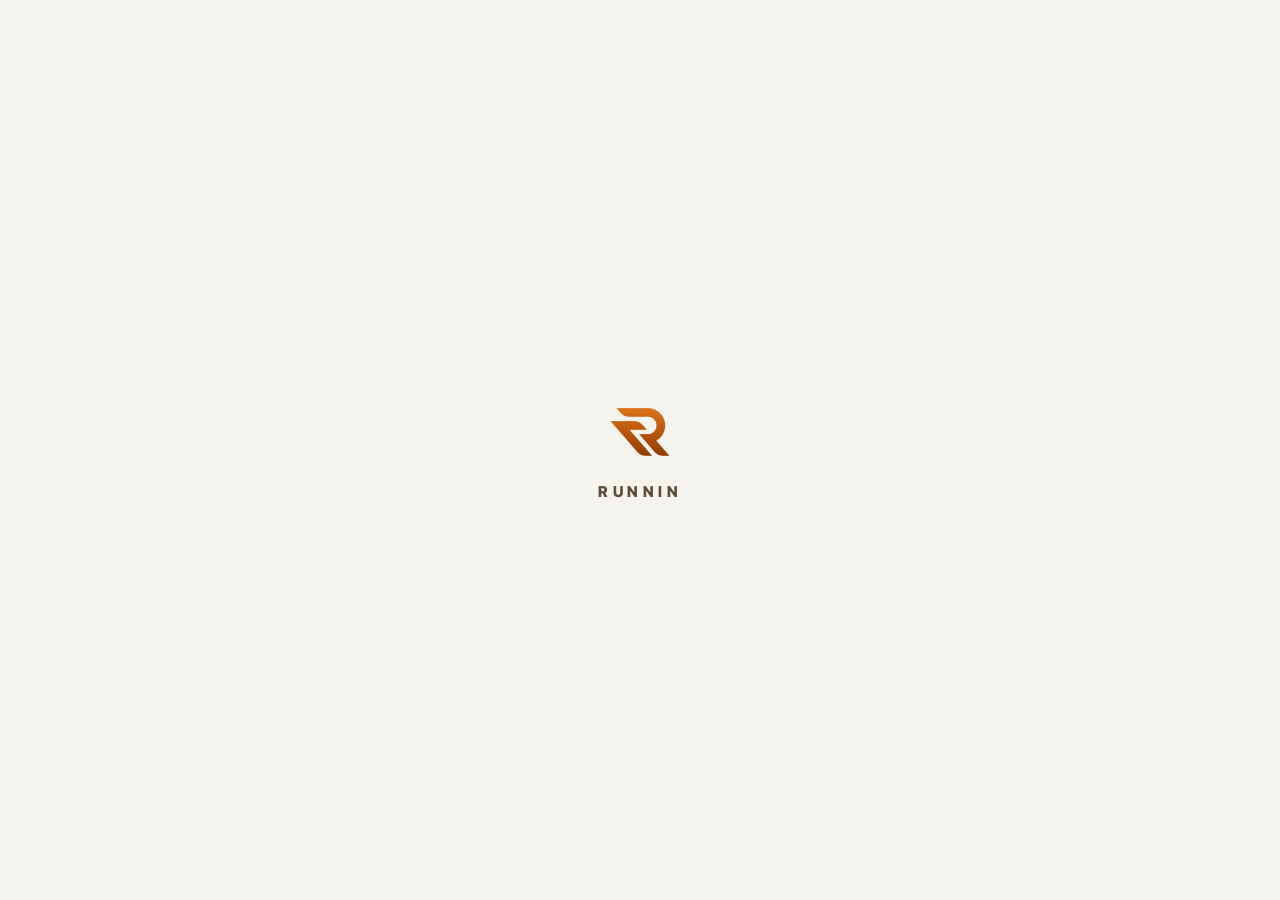
<file: index.html>
<!DOCTYPE html>
<html lang="da">
<head>
<meta charset="utf-8">
<meta name="viewport" content="width=device-width, initial-scale=1, maximum-scale=1, user-scalable=no, viewport-fit=cover">
<!-- og-tags FØR alle scripts: WhatsApps preview-parser stopper ved script-tags -->
<title>Runnin - Find dit næste løb</title>
<meta name="description" content="Hele verdens løb på ét kort. Find dit næste marathon, halvmarathon, trail eller triathlon - og tilmeld dig på den officielle side.">
<meta property="og:title" content="Runnin - Hele verdens løb.">
<meta property="og:description" content="5.900+ kommende løb med dato, vejr og tilmeldingslink - Norden i dybden, live på løbsdagen, gratis.">
<meta property="og:image" content="https://runnin.org/assets/og.png?v=3">
<meta property="og:image:width" content="1200">
<meta property="og:image:height" content="630">
<meta property="og:image:type" content="image/png">
<meta property="og:type" content="website">
<meta property="og:url" content="https://runnin.org/">
<meta name="twitter:card" content="summary_large_image">
<script>try { if (localStorage.getItem("runnin-tema") === "mørk") document.documentElement.dataset.tema = "mørk"; } catch (e) {}</script>
<link rel="icon" type="image/png" href="assets/mark.png?v=37">
<meta name="apple-itunes-app" content="app-id=6808349786">
<link rel="apple-touch-icon" href="assets/apple-touch.png?v=37">
<link rel="manifest" href="manifest.webmanifest">
<meta name="apple-mobile-web-app-capable" content="yes">
<meta name="apple-mobile-web-app-status-bar-style" content="default">
<meta name="apple-mobile-web-app-title" content="Runnin">
<meta name="theme-color" content="#F5F3EE">
<link rel="preconnect" href="https://fonts.googleapis.com">
<link rel="preconnect" href="https://fonts.gstatic.com" crossorigin>
<link rel="preconnect" href="https://tiles.openfreemap.org" crossorigin>
<link href="https://fonts.googleapis.com/css2?family=Inter+Tight:ital,wght@0,400;0,500;0,600;0,700;0,800;1,400&display=swap" rel="stylesheet">
<link href="css/vendor/maplibre-gl.css?v=560" rel="stylesheet">
<link href="css/style.css?v=124" rel="stylesheet">
</head>
<body>

<!-- Preloader: R-mærket ånder mens kortet loader i baggrunden -->
<div id="preloader" aria-hidden="true">
  <img src="assets/mark.png?v=37" alt="">
  <div class="pre-navn">RUNNIN</div>
</div>

<div id="map" aria-label="Verdenskort med løb"></div>
<div class="hero-scrim" aria-hidden="true"></div>

<!-- Top nav -->
<header class="nav reveal">
  <button class="brand" id="brandHjem" aria-label="Til forsiden"><img src="assets/mark.png?v=37" alt="" class="brand-mark">RUNNIN</button>
  <div class="nav-right">
    <nav class="tabs" role="tablist">
      <button class="tab active" data-tab="kort">Kort</button>
      <button class="tab" data-tab="liste">Liste</button>
      <button class="tab" data-tab="top">Leaderboards</button>
      <button class="tab" data-tab="mine">Mine løb <span class="fav-count" id="favCount" hidden></span></button>
    </nav>
    <button class="login-btn" id="loginBtn">Log ind</button>
    <button class="user-chip" id="userChip" hidden>
      <span class="user-avatar" id="userAvatar"></span>
      <span class="user-name" id="userName"></span>
    </button>
    <div class="profile-menu" id="profileMenu" hidden></div>
  </div>
</header>

<!-- Login-sheet (demo: gemmes lokalt i browseren) -->
<div id="loginOverlay" class="login-overlay" hidden>
  <div class="login-modal">
    <button class="close" id="loginClose" aria-label="Luk">✕</button>
    <div class="d-type">Runnin-profil</div>
    <h2 class="login-title" id="loginTitle">Log ind</h2>
    <div id="loginSucces" class="login-succes" hidden>
      <div class="succes-mærke">✓</div>
      <h3>Tjek din indbakke</h3>
      <p>Vi har sendt et bekræftelses-link til<br><strong id="succesEmail"></strong></p>
      <p class="foto-note">Ikke modtaget? Kig i spam - eller prøv igen om lidt.</p>
      <button class="cta" type="button" id="succesTilLogin">Til log ind <span>→</span></button>
    </div>
    <button class="fb-login" id="fbLogin" type="button">
      <svg class="fb-logo" viewBox="0 0 320 512" aria-hidden="true"><path fill="currentColor" d="M279.14 288l14.22-92.66h-88.91v-60.13c0-25.35 12.42-50.06 52.24-50.06h40.42V6.26S260.43 0 225.36 0c-73.22 0-121.08 44.38-121.08 124.72v70.62H22.89V288h81.39v224h100.17V288z"/></svg> Fortsæt med Facebook
    </button>
    <button class="google-login" id="googleLogin" type="button">
      <svg class="g-logo" viewBox="0 0 48 48" aria-hidden="true"><path fill="#4285F4" d="M45.12 24.5c0-1.56-.14-3.06-.4-4.5H24v8.51h11.84c-.51 2.75-2.06 5.08-4.39 6.64v5.52h7.11c4.16-3.83 6.56-9.47 6.56-16.17z"/><path fill="#34A853" d="M24 46c5.94 0 10.92-1.97 14.56-5.33l-7.11-5.52c-1.97 1.32-4.49 2.1-7.45 2.1-5.73 0-10.58-3.87-12.31-9.07H4.34v5.7C7.96 41.07 15.4 46 24 46z"/><path fill="#FBBC05" d="M11.69 28.18C11.25 26.86 11 25.45 11 24s.25-2.86.69-4.18v-5.7H4.34C2.85 17.09 2 20.45 2 24s.85 6.91 2.34 9.88l7.35-5.7z"/><path fill="#EA4335" d="M24 10.75c3.23 0 6.13 1.11 8.41 3.29l6.31-6.31C34.91 4.18 29.93 2 24 2 15.4 2 7.96 6.93 4.34 14.12l7.35 5.7c1.73-5.2 6.58-9.07 12.31-9.07z"/></svg> Fortsæt med Google
    </button>
    <div class="login-deler"><span>eller med e-mail</span></div>
    <form id="loginForm">
      <div id="navnWrap" hidden>
        <label class="login-label" for="loginName">Navn</label>
        <input class="login-field" id="loginName" placeholder="Dit fulde navn" autocomplete="name">
      </div>
      <label class="login-label" for="loginEmail">E-mail</label>
      <input class="login-field" id="loginEmail" type="email" placeholder="dig@mail.dk" autocomplete="email">
      <label class="login-label" for="loginPw">Adgangskode</label>
      <div class="pw-felt">
        <input class="login-field" id="loginPw" type="password" placeholder="••••••••" autocomplete="current-password">
        <button type="button" class="pw-øje" id="pwØje" aria-label="Vis adgangskode">
          <svg class="øje-vis" viewBox="0 0 24 24"><path d="M2.5 12S6 5.5 12 5.5 21.5 12 21.5 12 18 18.5 12 18.5 2.5 12 2.5 12z"/><circle cx="12" cy="12" r="3.2"/></svg>
          <svg class="øje-skjul" viewBox="0 0 24 24" hidden><path d="M2.5 12S6 5.5 12 5.5c1.8 0 3.4.6 4.8 1.4M21.5 12S18 18.5 12 18.5c-1.8 0-3.4-.6-4.8-1.4"/><circle cx="12" cy="12" r="3.2"/><line x1="4" y1="20" x2="20" y2="4"/></svg>
        </button>
      </div>
      <p class="login-fejl" id="loginFejl" hidden></p>
      <button class="cta login-cta" type="submit" id="loginCta">Log ind <span>→</span></button>
      <p class="login-skift">Ny her? <button type="button" id="loginSkift">Opret en konto</button></p>
      <p class="foto-note">Konto og gemte løb opbevares sikkert i EU og følger dig på tværs af enheder. Profilbilledet bliver kun på din enhed. <a href="/privatliv.html" style="color:var(--coral)">Privatliv</a></p>
    </form>
  </div>
</div>

<!-- Tilføj et løb (crowdsource) -->
<div id="addOverlay" class="login-overlay" hidden>
  <div class="login-modal">
    <button class="close" id="addClose" aria-label="Luk">✕</button>
    <div class="d-type">Bidrag til kortet</div>
    <h2 class="login-title">Tilføj et løb</h2>
    <div id="addSucces" class="login-succes" hidden>
      <div class="succes-mærke">✓</div>
      <h3>Tak! 🏃</h3>
      <p>Vi kigger det igennem og lægger det på kortet.</p>
      <button class="cta" type="button" id="addLuk2">Færdig <span>→</span></button>
    </div>
    <form id="addForm">
      <label class="login-label" for="addName">Løbets navn</label>
      <input class="login-field" id="addName" placeholder="fx Copenhagen Marathon" maxlength="140" autocomplete="off">
      <div class="add-row">
        <div>
          <label class="login-label" for="addCity">By</label>
          <input class="login-field" id="addCity" placeholder="fx København" maxlength="120" autocomplete="off">
        </div>
        <div>
          <label class="login-label" for="addCountry">Land</label>
          <input class="login-field" id="addCountry" placeholder="fx Danmark" maxlength="80" autocomplete="off">
        </div>
      </div>
      <div class="add-row">
        <div>
          <label class="login-label" for="addType">Type</label>
          <select class="login-field" id="addType">
            <option value="kort">5k / 10k / kort</option>
            <option value="half">Halvmarathon</option>
            <option value="marathon">Marathon</option>
            <option value="ultra">Ultra / trail</option>
            <option value="tri">Triatlon</option>
          </select>
        </div>
        <div>
          <label class="login-label" for="addDate">Dato (valgfri)</label>
          <input class="login-field" id="addDate" type="date">
        </div>
      </div>
      <label class="login-label" for="addUrl">Tilmeldings-link (valgfri)</label>
      <input class="login-field" id="addUrl" type="url" placeholder="https://…" maxlength="400" autocomplete="off">
      <label class="login-label" for="addEmail">Din e-mail (valgfri)</label>
      <input class="login-field" id="addEmail" type="email" placeholder="dig@mail.dk – hvis vi har et spørgsmål" maxlength="160" autocomplete="off">
      <input type="text" id="addHp" tabindex="-1" autocomplete="off" aria-hidden="true" style="position:absolute;left:-9999px;width:1px;height:1px;opacity:0">
      <p class="login-fejl" id="addFejl" hidden></p>
      <button class="cta login-cta" type="submit" id="addCta">Send løbet <span>→</span></button>
      <p class="foto-note">Vi tjekker alle indsendelser, før de vises. Tak fordi du gør kortet bedre.</p>
    </form>
  </div>
</div>

<!-- Hero + filtre -->
<section class="hero reveal-2">
  <h1>Find dit næste løb.</h1>
  <p class="sub">Hele verden. Hele året.</p>
  <div class="search-wrap">
    <input class="search" id="search" placeholder="🔎 Søg løb eller by…" autocomplete="off">
    <button class="search-filter" id="searchFilterBtn" aria-label="Filtre" aria-haspopup="dialog"><span class="sf-prik" id="searchFilterPrik" hidden></span></button>
    <div class="search-menu" id="searchMenu" hidden></div>
  </div>
  <div class="pills" id="pills">
    <div class="pill-wrap">
      <button class="pill" data-menu="region">Hvor som helst <span class="caret">▾</span></button>
      <div class="menu" data-for="region"></div>
    </div>
    <div class="pill-wrap">
      <button class="pill" data-menu="month">Når som helst <span class="caret">▾</span></button>
      <div class="menu" data-for="month"></div>
    </div>
    <div class="pill-wrap">
      <button class="pill" data-menu="type">Alle distancer <span class="caret">▾</span></button>
      <div class="menu" data-for="type"></div>
    </div>
    <button class="pill" id="nearBtn">📍 Nær mig</button>
  </div>
  <button class="live-pill" id="livePill" hidden></button>
</section>

<!-- LIVE-panel -->
<aside id="livePanel" class="panel live-panel" hidden></aside>

<!-- Hover-card -->
<div id="hoverCard" class="hover-card" hidden></div>

<!-- Detaljepanel -->
<aside id="detail" class="detail" hidden>
  <button class="close" id="detailClose" aria-label="Luk">✕</button>
  <div class="d-type" id="dType"></div>
  <h2 id="dName"></h2>
  <div class="d-meta" id="dMeta"></div>
  <div class="d-extra" id="dWeather"></div>
  <div class="d-extra" id="dFriends"></div>
  <div class="d-note" id="dNote" hidden></div>
  <button id="dLive" class="cta d-live" hidden><i class="live-dot"></i> Se løbet i dag</button>
  <a id="dCta" class="cta" target="_blank" rel="noopener">Tilmeld på officiel side <span>→</span></a>
  <button id="dEntry" class="save d-entry">🎟 Markér som tilmeldt</button>
  <div class="d-actions">
    <button id="dSave"><i>♡</i><span>Gem</span></button>
    <button id="dAlarm"><i>🔔</i><span>Alarm</span></button>
  </div>
  <div class="d-reviews" id="dReviews"></div>
</aside>

<!-- Feature-modal (alarmer, radarer, planlægger, løbs-år) -->
<div id="featOverlay" class="cal-overlay" hidden>
  <div class="cal-modal"></div>
</div>

<!-- Foto-overlay -->
<div id="fotoOverlay" class="foto-overlay" hidden></div>

<!-- Dashboard -->
<div id="dashOverlay" class="foto-overlay dash-overlay" hidden></div>

<!-- Fuldskærms-listevisning (Kommende løb) -->
<div id="listeOverlay" class="foto-overlay liste-overlay" hidden></div>

<!-- Toplister -->
<div id="topOverlay" class="foto-overlay liste-overlay" hidden></div>
<input type="file" id="fotoInput" accept="image/*" hidden>

<!-- Liste-panel (Løb / Mine løb) -->
<aside id="panel" class="panel" hidden>
  <div class="panel-head">
    <h2 id="panelTitle">Kommende løb</h2>
    <div class="panel-actions">
      <button class="icon-btn" id="calToggle" aria-label="Kalendervisning" title="Kalendervisning" hidden>
        <svg width="16" height="16" viewBox="0 0 24 24" fill="none" stroke="currentColor" stroke-width="2" stroke-linecap="round"><rect x="3" y="5" width="18" height="16" rx="2"/><line x1="3" y1="10" x2="21" y2="10"/><line x1="8" y1="3" x2="8" y2="7"/><line x1="16" y1="3" x2="16" y2="7"/></svg>
      </button>
      <button class="close" id="panelClose" aria-label="Luk">✕</button>
    </div>
  </div>
  <div class="panel-body" id="panelBody"></div>
</aside>

<!-- Kalender-modal -->
<div id="calOverlay" class="cal-overlay" hidden>
  <div class="cal-modal"></div>
</div>

<!-- Legend + tæller -->
<div class="aktive-filtre" id="aktiveFiltre" hidden></div>

<!-- Mobil: alle filtre samlet i ét bund-ark -->
<div id="filterOverlay" class="cal-overlay" hidden>
  <div class="cal-modal filter-sheet" id="filterSheet" role="dialog" aria-label="Filtre"></div>
</div>
<footer class="footbar reveal-3">
  <div class="legend" id="legend">
    <button data-t="kort"><i style="background:#2563EB"></i>Kort (5-15 km)</button>
    <button data-t="half"><i style="background:#16A34A"></i>Half</button>
    <button data-t="marathon"><i style="background:#C05800"></i>Marathon</button>
    <button data-t="ultra"><i style="background:#7C3AED"></i>Ultra &amp; trail</button>
    <button data-t="tri"><i style="background:#38240D"></i>Triathlon</button>
  </div>
  <div class="counter" id="counter"></div>
</footer>

<script src="js/vendor/maplibre-gl.js?v=560"></script>
<script src="js/i18n.js?v=99"></script>
<script src="data/races.js?v=37"></script>
<script src="data/races-st.js?v=47"></script>
<script src="data/races2.js?v=37"></script>
<script src="data/races-nordics.js?v=49"></script>
<script src="data/races-aims.js?v=83"></script>
<script src="data/races-wm.js?v=93"></script>
<script src="data/races-rid.js?v=82"></script>
<script src="data/races-kondis.js?v=81"></script>
<script src="data/races-grr.js?v=1"></script>
<script src="data/races-community.js?v=1"></script>
<script src="data/races-duv.js?v=1"></script>
<script src="js/photos.js?v=37"></script>
<script src="data/meta.js?v=1"></script>
<script src="js/vendor/supercluster.min.js?v=801"></script>
<script src="js/klynger.js?v=2"></script>
<script src="js/app.js?v=127"></script>
<script src="js/filtersheet.js?v=3"></script>
<script src="js/features.js?v=97"></script>
<script src="js/connect.js?v=52"></script>
<script src="js/dashboard.js?v=73"></script>
<script src="js/liste.js?v=80"></script>
<script src="js/toplister.js?v=96"></script>
<script src="js/live.js?v=95"></script>
<script src="js/vendor/supabase.min.js?v=2"></script>
<script src="js/konto.js?v=83"></script>
<script src="js/anmeldelser.js?v=1"></script>
</body>
</html>
</file>
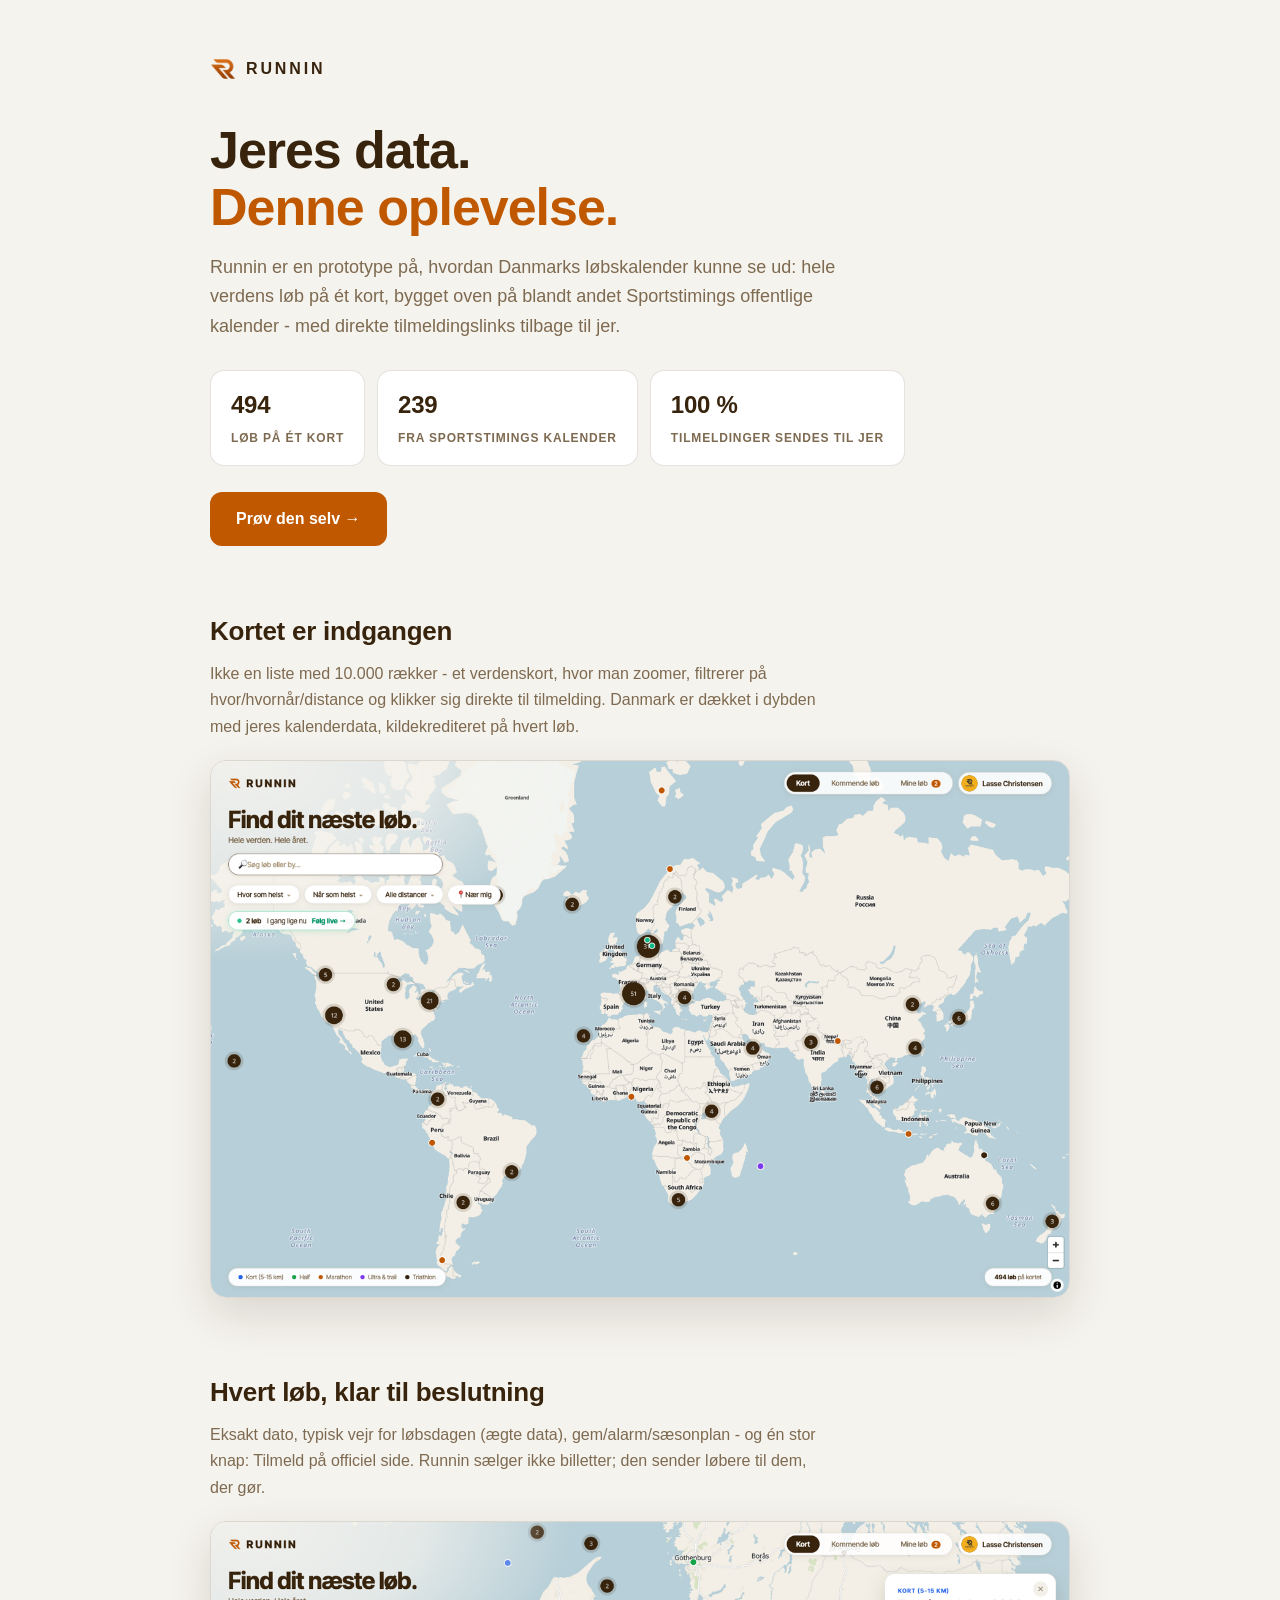
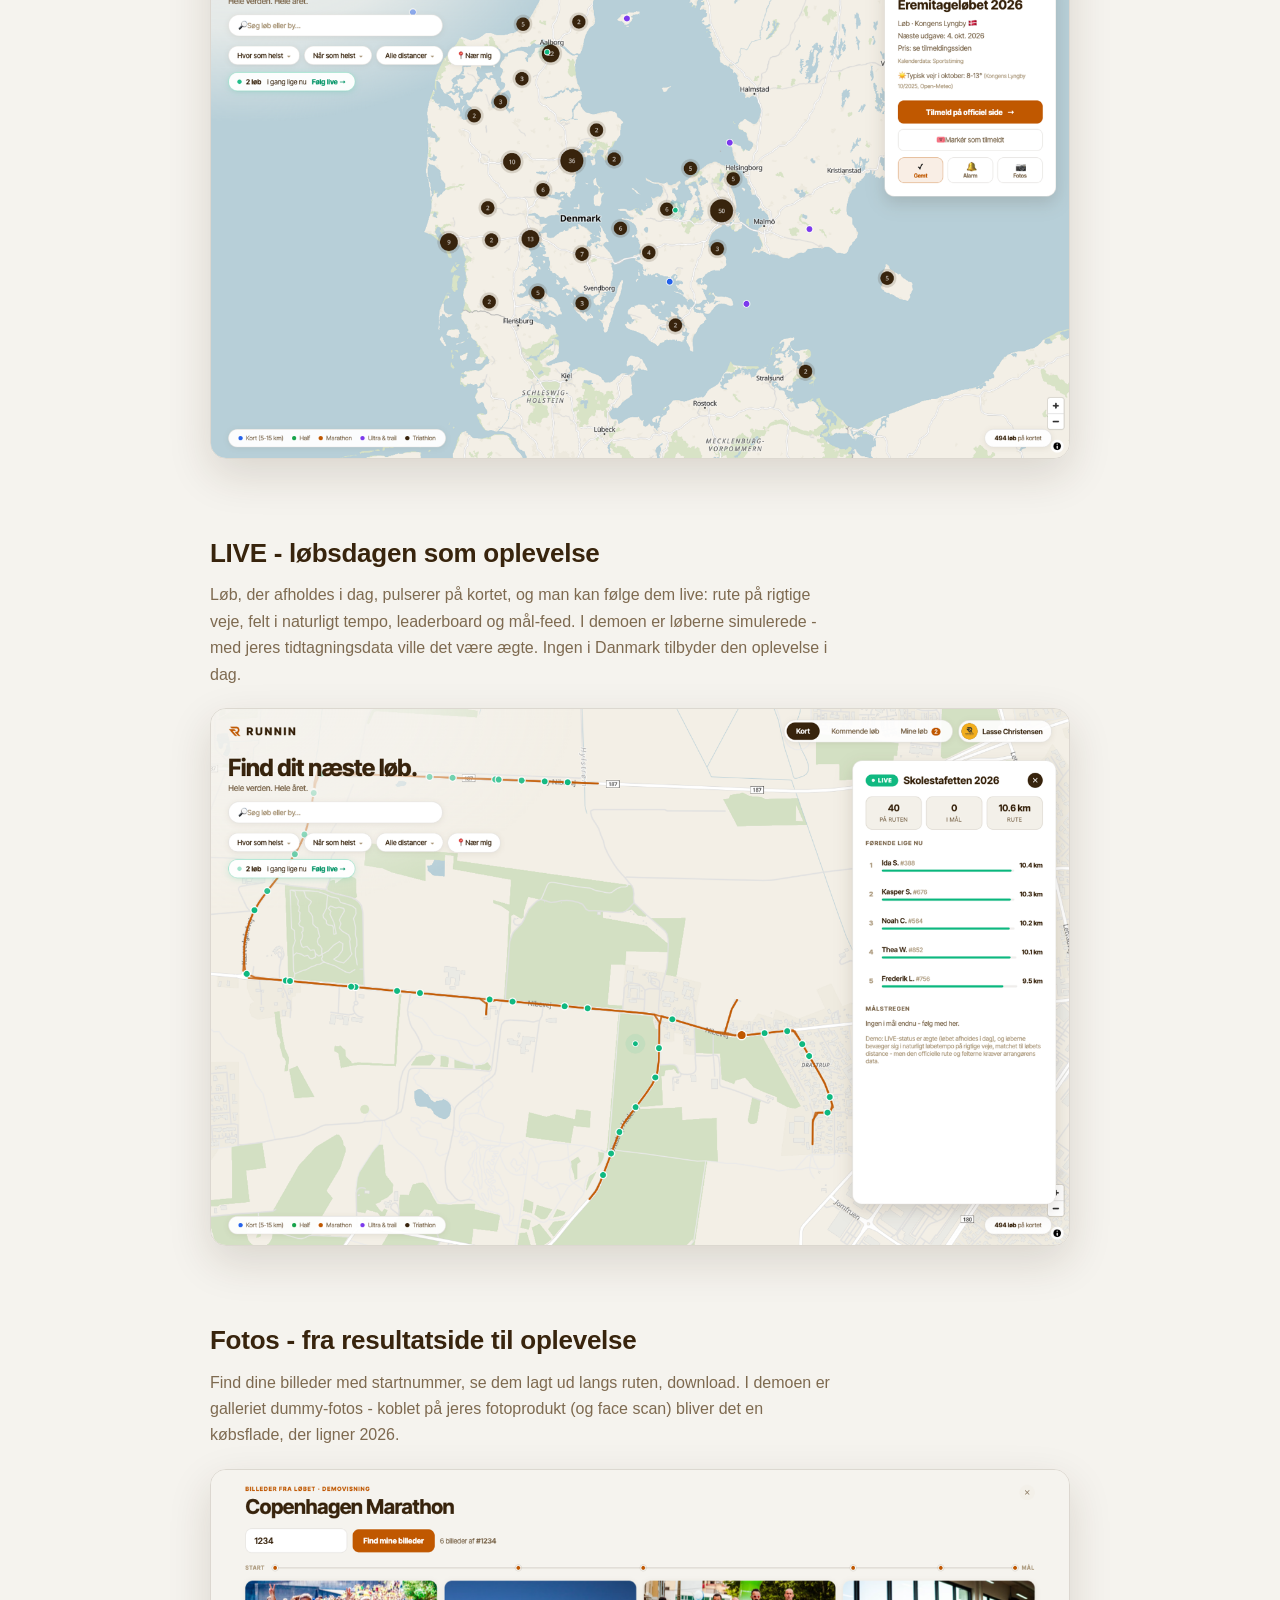
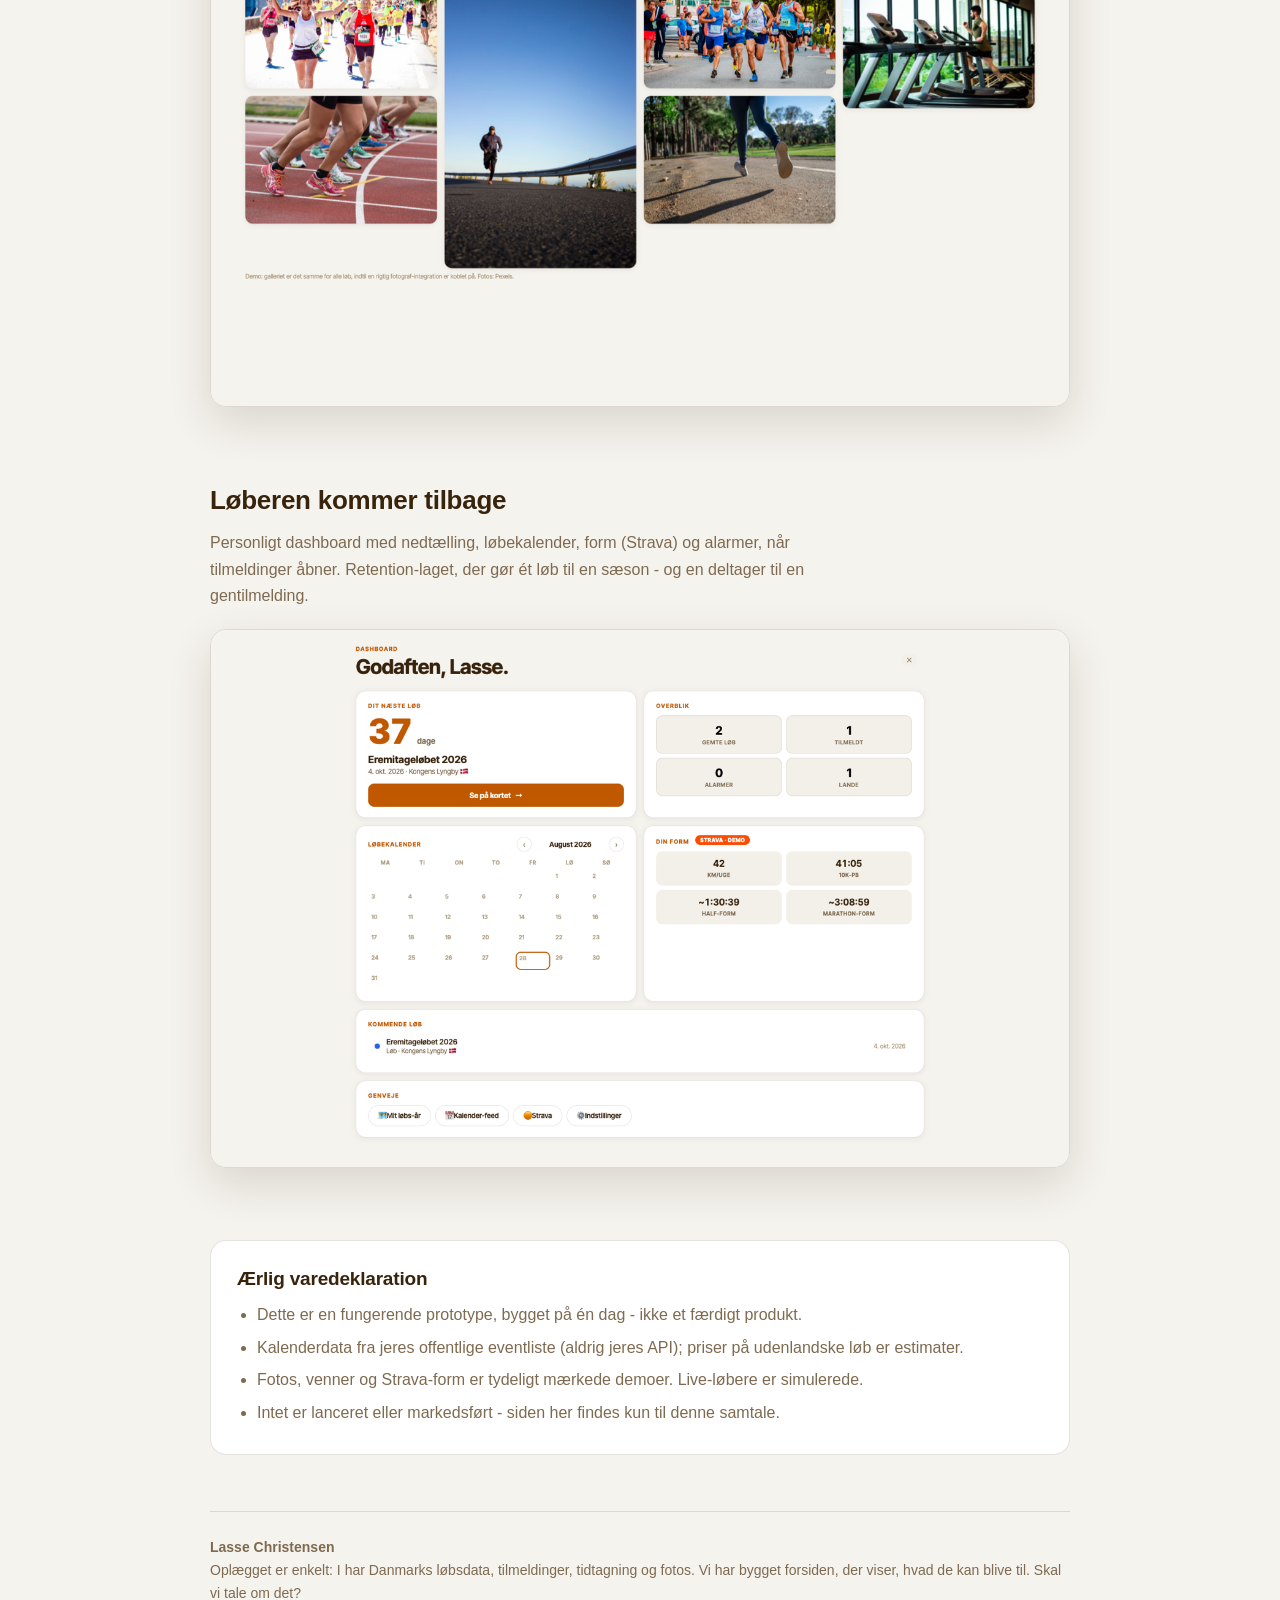
<file: partner.html>
<!DOCTYPE html>
<html lang="da">
<head>
<meta charset="utf-8">
<meta name="viewport" content="width=device-width, initial-scale=1">
<meta name="robots" content="noindex, nofollow">
<title>Runnin × Sportstiming - et oplæg</title>
<link rel="icon" type="image/png" href="/assets/mark.png">
<style>
  :root { --paper:#F5F3EE; --ink:#38240D; --muted:#7E6A50; --coral:#C05800; --hair:rgba(56,36,13,.13); }
  * { box-sizing: border-box; margin: 0; }
  body { font-family: "Inter Tight", -apple-system, sans-serif; background: var(--paper); color: var(--ink);
    line-height: 1.65; padding: 56px 24px 80px; }
  .wrap { max-width: 860px; margin: 0 auto; }
  .brand { display: flex; align-items: center; gap: 10px; font-weight: 800; letter-spacing: .18em; margin-bottom: 40px; }
  .brand img { height: 26px; }
  h1 { font-size: clamp(32px, 5vw, 52px); letter-spacing: -.02em; line-height: 1.08; }
  h1 em { font-style: normal; color: var(--coral); }
  .intro { font-size: 18px; color: var(--muted); margin: 18px 0 8px; max-width: 640px; }
  .tal { display: flex; gap: 12px; flex-wrap: wrap; margin: 28px 0 8px; }
  .tal div { background: #fff; border: 1px solid var(--hair); border-radius: 14px; padding: 14px 20px; }
  .tal strong { display: block; font-size: 24px; letter-spacing: -.01em; }
  .tal span { font-size: 12px; color: var(--muted); text-transform: uppercase; letter-spacing: .07em; font-weight: 600; }
  .cta { display: inline-block; background: var(--coral); color: #fff; text-decoration: none; font-weight: 700;
    border-radius: 12px; padding: 14px 26px; margin-top: 18px; }
  section { margin-top: 64px; }
  h2 { font-size: 26px; letter-spacing: -.01em; margin-bottom: 8px; }
  .sub { color: var(--muted); max-width: 620px; margin-bottom: 20px; }
  img.shot { width: 100%; border-radius: 16px; border: 1px solid var(--hair); box-shadow: 0 16px 44px rgba(56,36,13,.14); }
  .ærlig { background: #fff; border: 1px solid var(--hair); border-radius: 16px; padding: 22px 26px; margin-top: 64px; }
  .ærlig h2 { font-size: 19px; }
  ul { padding-left: 20px; color: var(--muted); }
  li { margin: 6px 0; }
  .foot { margin-top: 56px; color: var(--muted); font-size: 14px; border-top: 1px solid var(--hair); padding-top: 24px; }
</style>
</head>
<body>
<div class="wrap">
  <div class="brand"><img src="/assets/mark.png" alt="">RUNNIN</div>

  <h1>Jeres data.<br><em>Denne oplevelse.</em></h1>
  <p class="intro">Runnin er en prototype på, hvordan Danmarks løbskalender kunne se ud: hele verdens løb på ét kort, bygget oven på blandt andet Sportstimings offentlige kalender - med direkte tilmeldingslinks tilbage til jer.</p>

  <div class="tal">
    <div><strong>494</strong><span>løb på ét kort</span></div>
    <div><strong>239</strong><span>fra Sportstimings kalender</span></div>
    <div><strong>100 %</strong><span>tilmeldinger sendes til jer</span></div>
  </div>
  <a class="cta" href="https://runnin.org">Prøv den selv →</a>

  <section>
    <h2>Kortet er indgangen</h2>
    <p class="sub">Ikke en liste med 10.000 rækker - et verdenskort, hvor man zoomer, filtrerer på hvor/hvornår/distance og klikker sig direkte til tilmelding. Danmark er dækket i dybden med jeres kalenderdata, kildekrediteret på hvert løb.</p>
    <img class="shot" src="/assets/pitch/1-kortet.png" alt="Verdenskortet">
  </section>

  <section>
    <h2>Hvert løb, klar til beslutning</h2>
    <p class="sub">Eksakt dato, typisk vejr for løbsdagen (ægte data), gem/alarm/sæsonplan - og én stor knap: Tilmeld på officiel side. Runnin sælger ikke billetter; den sender løbere til dem, der gør.</p>
    <img class="shot" src="/assets/pitch/2-detalje.png" alt="Løbsdetalje med Sportstiming-kreditering">
  </section>

  <section>
    <h2>LIVE - løbsdagen som oplevelse</h2>
    <p class="sub">Løb, der afholdes i dag, pulserer på kortet, og man kan følge dem live: rute på rigtige veje, felt i naturligt tempo, leaderboard og mål-feed. I demoen er løberne simulerede - med jeres tidtagningsdata ville det være ægte. Ingen i Danmark tilbyder den oplevelse i dag.</p>
    <img class="shot" src="/assets/pitch/3-live.png" alt="Live-visning">
  </section>

  <section>
    <h2>Fotos - fra resultatside til oplevelse</h2>
    <p class="sub">Find dine billeder med startnummer, se dem lagt ud langs ruten, download. I demoen er galleriet dummy-fotos - koblet på jeres fotoprodukt (og face scan) bliver det en købsflade, der ligner 2026.</p>
    <img class="shot" src="/assets/pitch/4-fotos.png" alt="Foto-oplevelsen">
  </section>

  <section>
    <h2>Løberen kommer tilbage</h2>
    <p class="sub">Personligt dashboard med nedtælling, løbekalender, form (Strava) og alarmer, når tilmeldinger åbner. Retention-laget, der gør ét løb til en sæson - og en deltager til en gentilmelding.</p>
    <img class="shot" src="/assets/pitch/5-dashboard.png" alt="Dashboard">
  </section>

  <div class="ærlig">
    <h2>Ærlig varedeklaration</h2>
    <ul>
      <li>Dette er en fungerende prototype, bygget på én dag - ikke et færdigt produkt.</li>
      <li>Kalenderdata fra jeres offentlige eventliste (aldrig jeres API); priser på udenlandske løb er estimater.</li>
      <li>Fotos, venner og Strava-form er tydeligt mærkede demoer. Live-løbere er simulerede.</li>
      <li>Intet er lanceret eller markedsført - siden her findes kun til denne samtale.</li>
    </ul>
  </div>

  <div class="foot">
    <strong>Lasse Christensen</strong><br>
    Oplægget er enkelt: I har Danmarks løbsdata, tilmeldinger, tidtagning og fotos. Vi har bygget forsiden, der viser, hvad de kan blive til. Skal vi tale om det?
  </div>
</div>
</body>
</html>
</file>
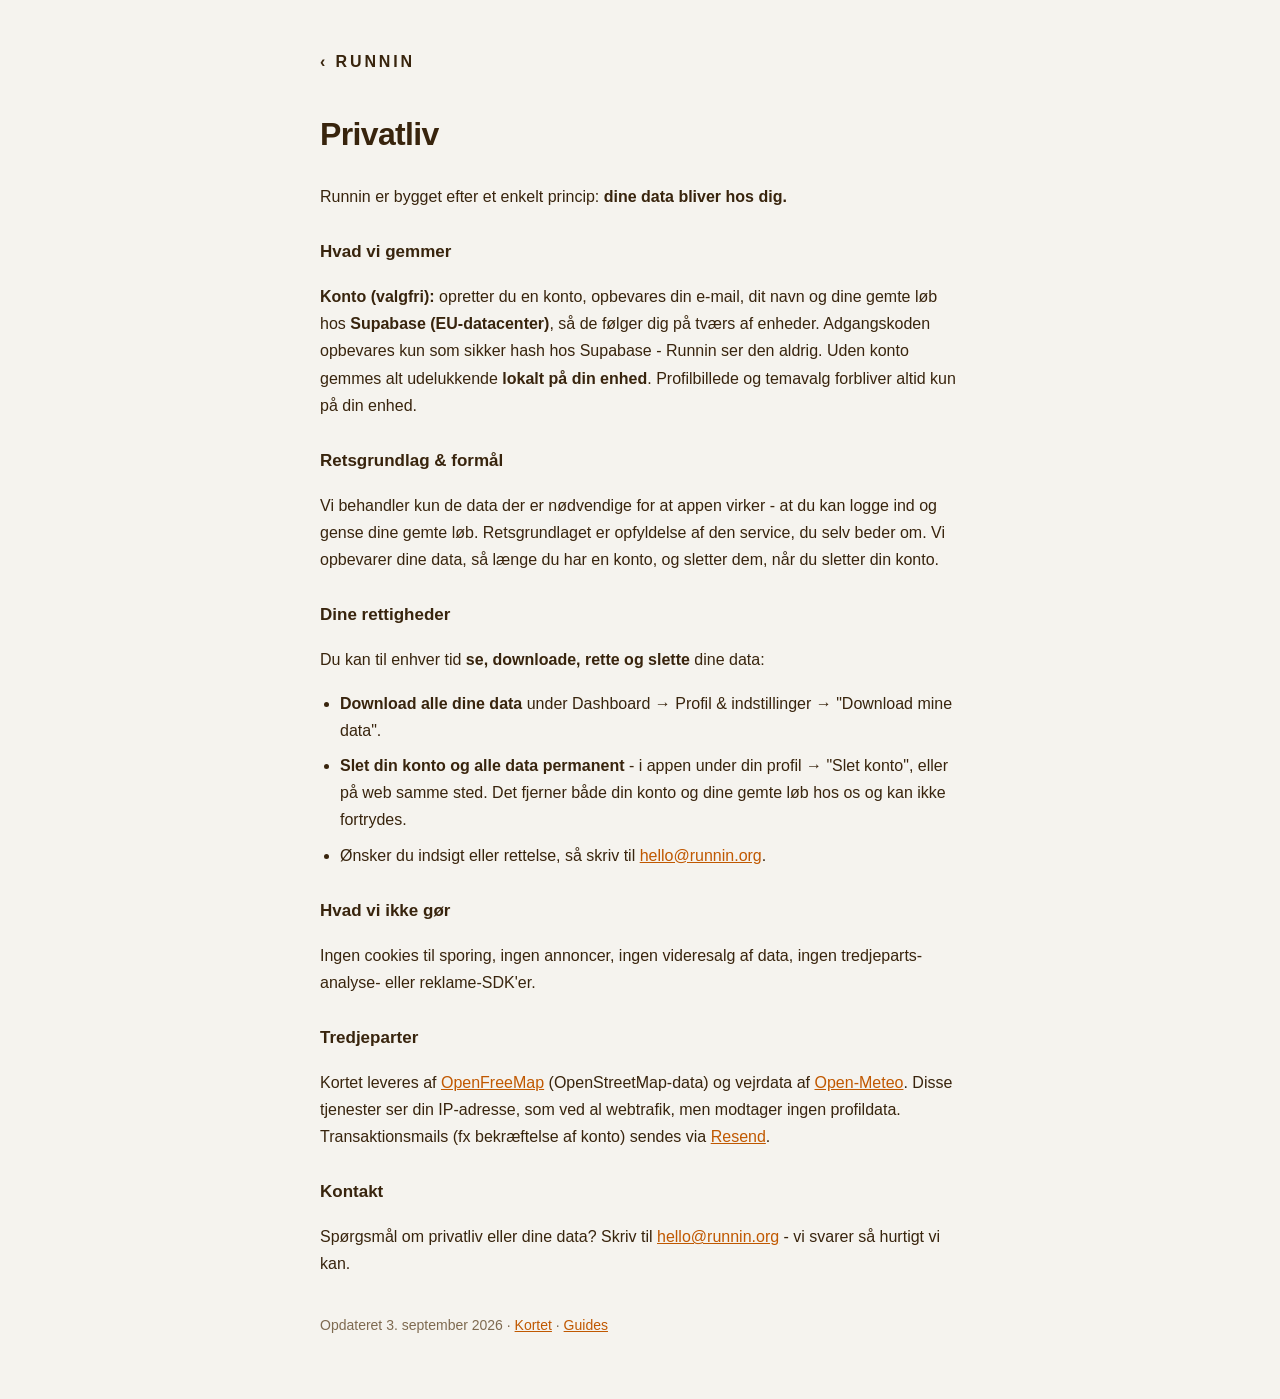
<file: privatliv.html>
<!DOCTYPE html>
<html lang="da">
<head>
<meta charset="utf-8">
<meta name="viewport" content="width=device-width, initial-scale=1">
<title>Privatliv - Runnin</title>
<link rel="icon" type="image/png" href="/assets/mark.png">
<style>
  body { font-family: "Inter Tight", -apple-system, sans-serif; background: #F5F3EE; color: #38240D;
    max-width: 640px; margin: 0 auto; padding: 48px 24px; line-height: 1.7; }
  h1 { letter-spacing: -.02em; } h2 { font-size: 17px; margin-top: 28px; }
  a { color: #C05800; } .top { font-weight: 800; letter-spacing: .18em; margin-bottom: 32px; display: block; text-decoration: none; color: #38240D; }
  ul { padding-left: 20px; } li { margin-bottom: 8px; }
</style>
</head>
<body>
<a class="top" href="/">‹ RUNNIN</a>
<h1>Privatliv</h1>
<p>Runnin er bygget efter et enkelt princip: <strong>dine data bliver hos dig.</strong></p>

<h2>Hvad vi gemmer</h2>
<p><strong>Konto (valgfri):</strong> opretter du en konto, opbevares din e-mail, dit navn og dine gemte løb hos <strong>Supabase (EU-datacenter)</strong>, så de følger dig på tværs af enheder. Adgangskoden opbevares kun som sikker hash hos Supabase - Runnin ser den aldrig. Uden konto gemmes alt udelukkende <strong>lokalt på din enhed</strong>. Profilbillede og temavalg forbliver altid kun på din enhed.</p>

<h2>Retsgrundlag &amp; formål</h2>
<p>Vi behandler kun de data der er nødvendige for at appen virker - at du kan logge ind og gense dine gemte løb. Retsgrundlaget er opfyldelse af den service, du selv beder om. Vi opbevarer dine data, så længe du har en konto, og sletter dem, når du sletter din konto.</p>

<h2>Dine rettigheder</h2>
<p>Du kan til enhver tid <strong>se, downloade, rette og slette</strong> dine data:</p>
<ul>
  <li><strong>Download alle dine data</strong> under Dashboard → Profil &amp; indstillinger → "Download mine data".</li>
  <li><strong>Slet din konto og alle data permanent</strong> - i appen under din profil → "Slet konto", eller på web samme sted. Det fjerner både din konto og dine gemte løb hos os og kan ikke fortrydes.</li>
  <li>Ønsker du indsigt eller rettelse, så skriv til <a href="mailto:hello@runnin.org">hello@runnin.org</a>.</li>
</ul>

<h2>Hvad vi ikke gør</h2>
<p>Ingen cookies til sporing, ingen annoncer, ingen videresalg af data, ingen tredjeparts-analyse- eller reklame-SDK'er.</p>

<h2>Tredjeparter</h2>
<p>Kortet leveres af <a href="https://openfreemap.org">OpenFreeMap</a> (OpenStreetMap-data) og vejrdata af <a href="https://open-meteo.com">Open-Meteo</a>. Disse tjenester ser din IP-adresse, som ved al webtrafik, men modtager ingen profildata. Transaktionsmails (fx bekræftelse af konto) sendes via <a href="https://resend.com">Resend</a>.</p>

<h2>Kontakt</h2>
<p>Spørgsmål om privatliv eller dine data? Skriv til <a href="mailto:hello@runnin.org">hello@runnin.org</a> - vi svarer så hurtigt vi kan.</p>

<p style="color:#7E6A50;font-size:14px;margin-top:36px">Opdateret 3. september 2026 · <a href="/">Kortet</a> · <a href="/guide/">Guides</a></p>
</body>
</html>
</file>
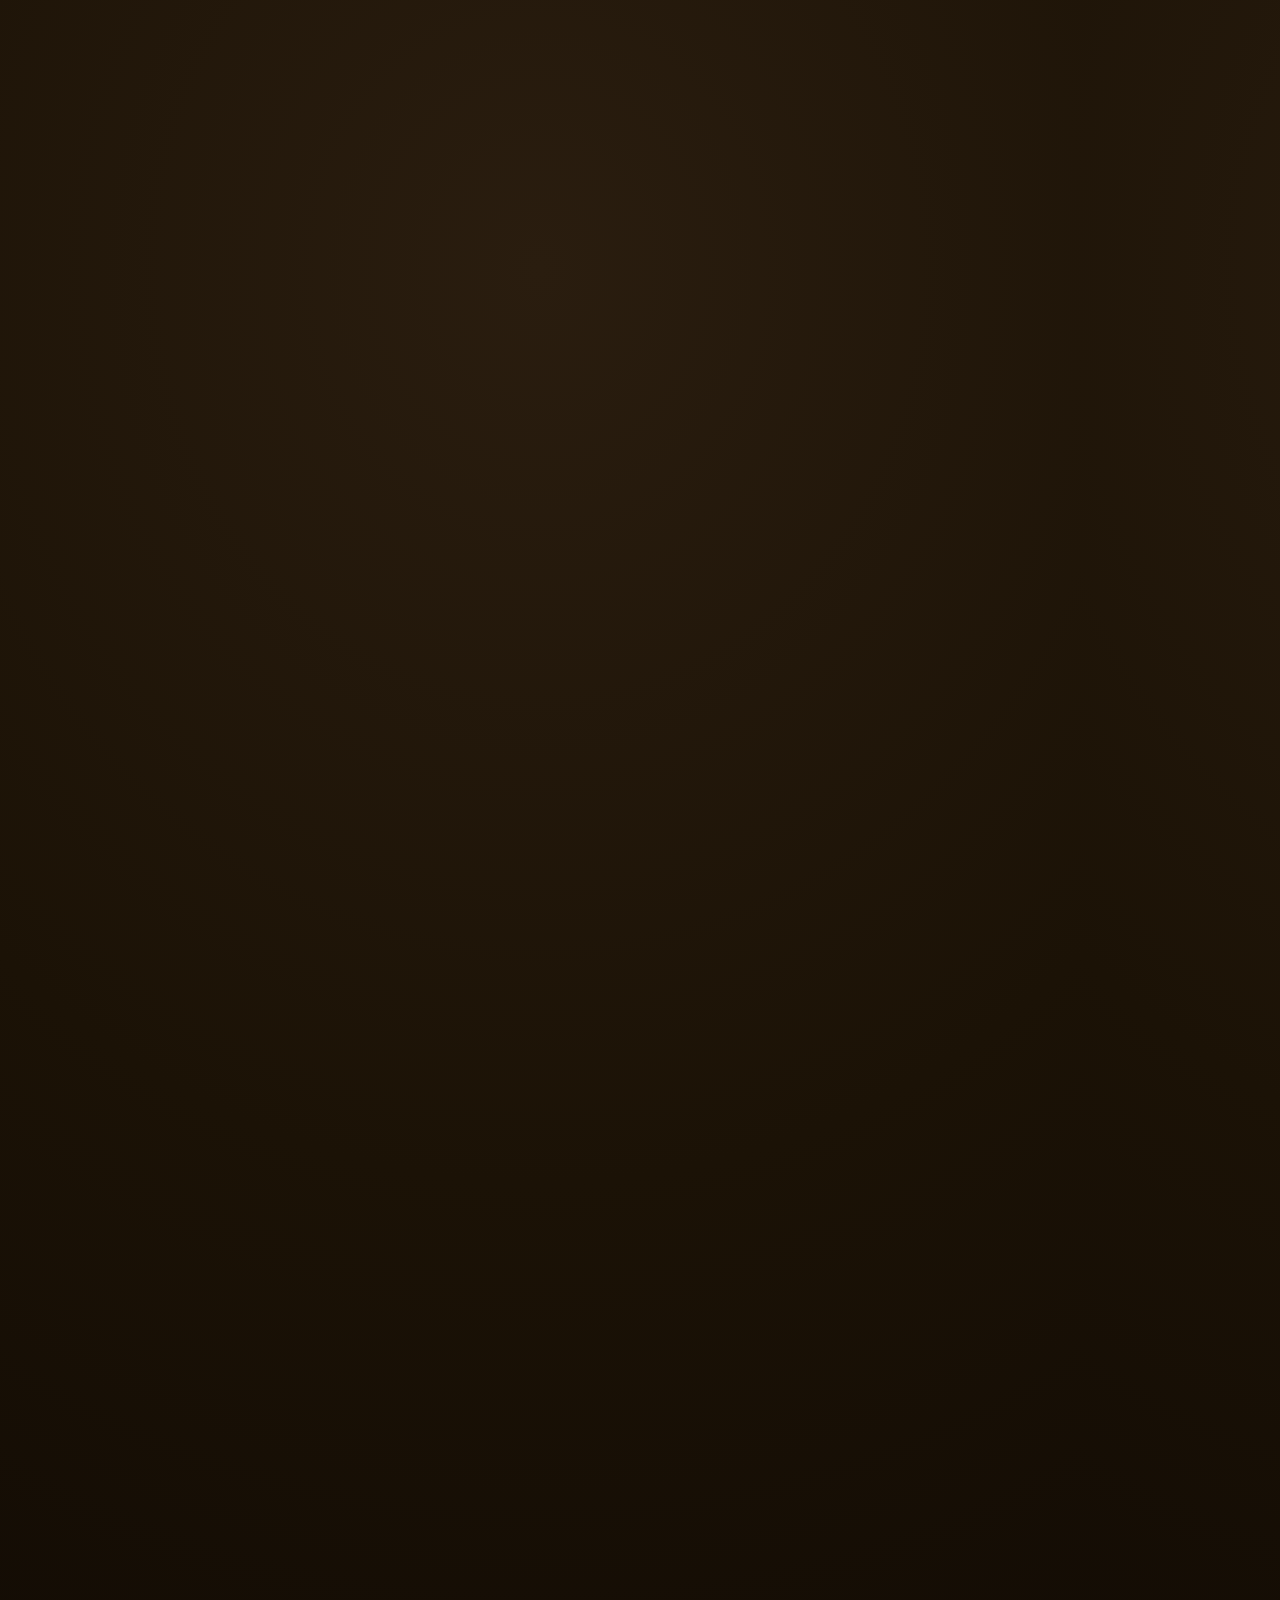
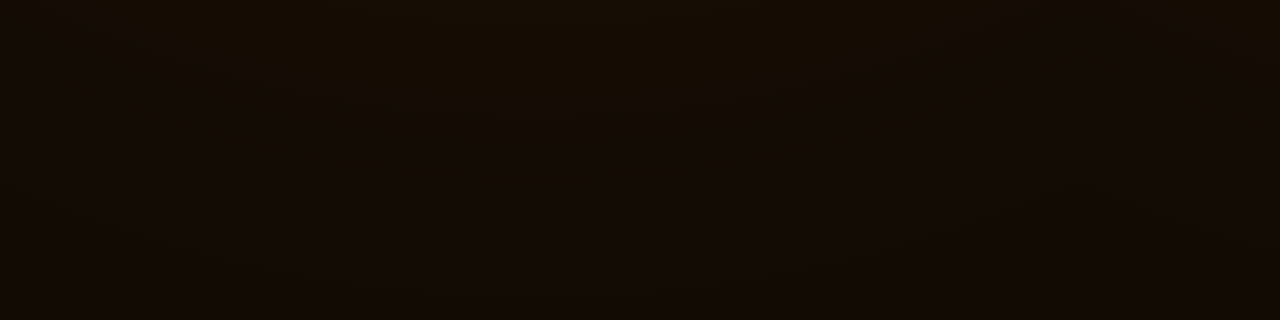
<file: ios/StoryAssets/story.html>
<!DOCTYPE html>
<html lang="da">
<head>
<meta charset="utf-8">
<meta name="viewport" content="width=1080, initial-scale=1">
<script src="d3.min.js"></script>
<script src="topojson.min.js"></script>
<script src="land.js"></script>
<style>
  @font-face{font-family:'Inter Tight';font-style:normal;font-weight:100 900;font-display:block;src:url(fonts/InterTight.woff2) format('woff2')}
  *{margin:0;padding:0;box-sizing:border-box}
  html,body{width:1080px;height:1920px;overflow:hidden}
  body{--bg1:#2A1D0F;--bg2:#1B1206;--bg3:#120B04;--ink:#F5EFE2;--sub:#C6B49A;--faint:#8A7A62;
    --accent:#E7924A;--ok:#6FB98A;--water1:#2C4658;--water2:#1B2E3C;--water3:#12212C;--land:#3A4C3A;--landhi:#46583F;--grid:rgba(245,239,226,.11);--sep:rgba(245,239,226,.14)}
  body.lys{--bg1:#F7F3EA;--bg2:#F1ECDF;--bg3:#E9E2D2;--ink:#2E1D0A;--sub:#7E6A50;--faint:#AE9C80;
    --accent:#C05800;--ok:#3E8F63;--water1:#C3D7E0;--water2:#AEC8D4;--water3:#98B7C6;--land:#DCE3C6;--landhi:#E7EDD5;--grid:rgba(46,29,10,.12);--sep:rgba(46,29,10,.14)}
  body{font-family:'Inter Tight',system-ui,sans-serif;color:var(--ink);
    background:radial-gradient(135% 85% at 50% 14%, var(--bg1) 0%, var(--bg2) 56%, var(--bg3) 100%)}
  .wrap{height:100%;display:flex;flex-direction:column;align-items:center;padding:118px 90px 108px;position:relative}
  .brand{display:flex;align-items:center;gap:16px;font-weight:700;letter-spacing:8px;font-size:27px;color:var(--sub)}
  .brand img{width:40px;height:40px;object-fit:contain}
  #globe{margin-top:92px}
  .kicker{margin-top:84px;display:flex;align-items:center;gap:14px;font-weight:700;letter-spacing:7px;font-size:29px}
  .kicker.go{color:var(--accent)}
  .kicker.done{color:var(--ok)}
  .kicker .chk{display:none;align-items:center;justify-content:center;width:38px;height:38px;border-radius:50%;background:var(--ok);color:var(--bg3)}
  .kicker.done .chk{display:inline-flex}
  .kicker .chk svg{width:22px;height:22px}
  .titel{margin-top:20px;font-weight:800;font-size:104px;line-height:.98;text-align:center;letter-spacing:-.025em;max-width:920px}
  .meta{margin-top:40px;font-weight:500;font-size:41px;color:var(--sub)}
  .stats{margin-top:52px;display:none;width:100%;max-width:900px}
  .stats.on{display:flex}
  .stat{flex:1;text-align:center;position:relative}
  .stat + .stat::before{content:"";position:absolute;left:0;top:12%;height:76%;width:1px;background:var(--sep)}
  .stat .v{font-weight:800;font-size:60px;letter-spacing:-.02em;line-height:1}
  .stat .l{margin-top:14px;font-weight:600;font-size:25px;letter-spacing:3px;color:var(--faint);text-transform:uppercase}
  .foot{margin-top:auto;display:flex;flex-direction:column;align-items:center;gap:14px}
  .bruger{font-weight:600;font-size:35px;color:var(--sub);letter-spacing:.3px;text-align:center}
  .url{font-weight:600;font-size:28px;color:var(--faint);letter-spacing:3px}
  .rev{opacity:0}
</style>
</head>
<body>
<div class="wrap">
  <div class="brand rev" id="brand"><img src="mark.png" alt="">RUNNIN</div>
  <svg id="globe" width="720" height="720"></svg>
  <div class="kicker rev go" id="k"><span class="chk"><svg viewBox="0 0 24 24" fill="none"><path d="M5 12.5l4.5 4.5L19 7" stroke="currentColor" stroke-width="3.2" stroke-linecap="round" stroke-linejoin="round"/></svg></span><span id="ktxt">JEG SKAL LØBE</span></div>
  <div class="titel rev" id="t">Copenhagen Marathon</div>
  <div class="meta rev" id="m">42,2 km · København 🇩🇰 · maj 2027</div>
  <div class="stats" id="stats">
    <div class="stat rev" id="s1"><div class="v" id="s1v">3:42:18</div><div class="l" id="s1l">Tid</div></div>
    <div class="stat rev" id="s2"><div class="v" id="s2v">5:16</div><div class="l" id="s2l">Tempo /km</div></div>
    <div class="stat rev" id="s3"><div class="v" id="s3v">Top 12%</div><div class="l" id="s3l">Placering</div></div>
  </div>
  <div class="foot"><div class="bruger rev" id="b">Lasse Christensen</div><div class="url rev" id="u">RUNNIN.ORG</div></div>
</div>
<script>
let proj, path, gGrat, gLand, pinG, pRing, pChk, land, grat;
let LON=12.5679, LAT=55.6761, startRot, slutRot, MODE="go", DUR=4700;
function reveal(id, start, ms){ const p=Math.max(0,Math.min(1,(ms-start)/800)); const e=1-Math.pow(1-p,3);
  const el=document.getElementById(id); if(!el)return; el.style.opacity=e; el.style.transform=`translateY(${26*(1-e)}px)`; }
function T(id,v){ const el=document.getElementById(id); if(el) el.textContent=v; }

window.initStory=function(pJson){
  const p = typeof pJson==="string" ? JSON.parse(pJson) : pJson;
  MODE = p.done ? "done" : "go";
  if(p.theme==="lys") document.body.classList.add("lys");
  LON = p.lon; LAT = p.lat;
  slutRot = [-LON, -Math.max(-60, Math.min(60, LAT*0.72))];
  startRot = [slutRot[0]+150, -20];
  // tekst
  T("t", p.title);
  T("b", p.user || "");
  T("u", p.url || "RUNNIN.ORG");
  const k=document.getElementById("k");
  if(MODE==="done"){
    k.className="kicker rev done"; T("ktxt", p.kicker || "GENNEMFØRT");
    document.getElementById("m").style.display="none";
    document.getElementById("stats").classList.add("on");
    T("s1v",p.s1v); T("s1l",p.s1l); T("s2v",p.s2v); T("s2l",p.s2l);
    if(p.s3v){ T("s3v",p.s3v); T("s3l",p.s3l); } else { document.getElementById("s3").style.display="none"; }
    DUR = 5400;
  } else {
    k.className="kicker rev go"; T("ktxt", p.kicker || "JEG SKAL LØBE");
    T("m", p.meta);
    DUR = 4700;
  }
  window.__durMs = DUR;
  bygGlobe();
  window.renderAt(0);
  window.__klar = true;
};

function bygGlobe(){
  const R=360, r=340, ACC = MODE==="done" ? "--ok" : "--accent";
  const cs=getComputedStyle(document.body), c=n=>cs.getPropertyValue(n).trim();
  land=topojson.feature(window.__LAND, window.__LAND.objects.land); grat=d3.geoGraticule10();
  proj=d3.geoOrthographic().scale(r).translate([R,R]).clipAngle(90); path=d3.geoPath(proj);
  const svg=d3.select("#globe").html(""), defs=svg.append("defs");
  const sea=defs.append("radialGradient").attr("id","sea").attr("cx","40%").attr("cy","34%").attr("r","74%");
  sea.append("stop").attr("offset","0%").attr("stop-color",c("--water1"));
  sea.append("stop").attr("offset","58%").attr("stop-color",c("--water2"));
  sea.append("stop").attr("offset","100%").attr("stop-color",c("--water3"));
  const glow=defs.append("radialGradient").attr("id","gl").attr("r","50%");
  glow.append("stop").attr("offset","0%").attr("stop-color",c(ACC)).attr("stop-opacity",.8);
  glow.append("stop").attr("offset","100%").attr("stop-color",c(ACC)).attr("stop-opacity",0);
  svg.append("circle").attr("cx",R).attr("cy",R).attr("r",r).attr("fill","url(#sea)");
  gGrat=svg.append("path").attr("fill","none").attr("stroke",c("--grid")).attr("stroke-width",1.2);
  gLand=svg.append("path").attr("fill",c("--land")).attr("stroke",c("--landhi")).attr("stroke-width",.6);
  svg.append("circle").attr("cx",R).attr("cy",R).attr("r",r).attr("fill","none").attr("stroke",c("--grid")).attr("stroke-width",2);
  pinG=svg.append("g").style("opacity",0);
  pinG.append("circle").attr("r",22).attr("fill","url(#gl)");
  pRing=pinG.append("circle").attr("r",13).attr("fill","none").attr("stroke",c(ACC)).attr("stroke-opacity",.32).attr("stroke-width",1.5);
  pinG.append("circle").attr("r", MODE==="done"?9:7).attr("fill",c(ACC)).attr("stroke","#fff").attr("stroke-width",2).attr("stroke-opacity",.9);
  pChk=pinG.append("path").attr("d","M-4 0l3 3 5.5-6").attr("fill","none").attr("stroke","#fff").attr("stroke-width",2.2).attr("stroke-linecap","round").attr("stroke-linejoin","round").style("opacity",0);
}

window.renderAt=function(ms){
  if(!proj) return;
  const rt=Math.max(0,Math.min(1,ms/2200)), e=1-Math.pow(1-rt,3);
  proj.rotate([startRot[0]+(slutRot[0]-startRot[0])*e, startRot[1]+(slutRot[1]-startRot[1])*e]);
  gGrat.attr("d",path(grat)); gLand.attr("d",path(land));
  if(ms>=2150){
    const p=proj([LON,LAT]);
    const dt=Math.max(0,Math.min(1,(ms-2150)/650));
    const n=7.5625, d=2.75; let bt; const x=dt;
    if(x<1/d)bt=n*x*x; else if(x<2/d){const y=x-1.5/d;bt=n*y*y+.75;} else if(x<2.5/d){const y=x-2.25/d;bt=n*y*y+.9375;} else {const y=x-2.625/d;bt=n*y*y+.984375;}
    const sc=.4+.6*bt, yo=-40*(1-bt);
    pinG.attr("transform",`translate(${p[0]},${p[1]+yo}) scale(${sc})`).style("opacity",Math.min(1,dt*2));
    const fr=((ms-2150)%1600)/1600; pRing.attr("r",7+15*fr).attr("stroke-opacity",.5*(1-fr));
    if(MODE==="done"){ const ct=Math.max(0,Math.min(1,(ms-2700)/300)), ce=1-Math.pow(1-ct,3);
      pChk.style("opacity",ce).attr("transform",`scale(${.6+.4*ce})`); }
  } else if(pinG) pinG.style("opacity",0);
  reveal("brand",150,ms); reveal("k",2450,ms); reveal("t",2600,ms);
  if(MODE==="done"){ reveal("s1",2850,ms); reveal("s2",2980,ms); reveal("s3",3110,ms); reveal("b",3300,ms); reveal("u",3420,ms); }
  else { reveal("m",2800,ms); reveal("b",3100,ms); reveal("u",3250,ms); }
};
window.__loaded = true;
</script>
</body>
</html>
</file>
<file: css/vendor/maplibre-gl.css>
.maplibregl-map{font:12px/20px Helvetica Neue,Arial,Helvetica,sans-serif;overflow:hidden;position:relative;-webkit-tap-highlight-color:rgb(0 0 0/0)}.maplibregl-canvas{left:0;position:absolute;top:0}.maplibregl-map:fullscreen{height:100%;width:100%}.maplibregl-ctrl-group button.maplibregl-ctrl-compass{touch-action:none}.maplibregl-canvas-container.maplibregl-interactive,.maplibregl-ctrl-group button.maplibregl-ctrl-compass{cursor:grab;-webkit-user-select:none;-moz-user-select:none;user-select:none}.maplibregl-canvas-container.maplibregl-interactive.maplibregl-track-pointer{cursor:pointer}.maplibregl-canvas-container.maplibregl-interactive:active,.maplibregl-ctrl-group button.maplibregl-ctrl-compass:active{cursor:grabbing}.maplibregl-canvas-container.maplibregl-touch-zoom-rotate,.maplibregl-canvas-container.maplibregl-touch-zoom-rotate .maplibregl-canvas{touch-action:pan-x pan-y}.maplibregl-canvas-container.maplibregl-touch-drag-pan,.maplibregl-canvas-container.maplibregl-touch-drag-pan .maplibregl-canvas{touch-action:pinch-zoom}.maplibregl-canvas-container.maplibregl-touch-zoom-rotate.maplibregl-touch-drag-pan,.maplibregl-canvas-container.maplibregl-touch-zoom-rotate.maplibregl-touch-drag-pan .maplibregl-canvas{touch-action:none}.maplibregl-canvas-container.maplibregl-touch-drag-pan.maplibregl-cooperative-gestures,.maplibregl-canvas-container.maplibregl-touch-drag-pan.maplibregl-cooperative-gestures .maplibregl-canvas{touch-action:pan-x pan-y}.maplibregl-ctrl-bottom-left,.maplibregl-ctrl-bottom-right,.maplibregl-ctrl-top-left,.maplibregl-ctrl-top-right{pointer-events:none;position:absolute;z-index:2}.maplibregl-ctrl-top-left{left:0;top:0}.maplibregl-ctrl-top-right{right:0;top:0}.maplibregl-ctrl-bottom-left{bottom:0;left:0}.maplibregl-ctrl-bottom-right{bottom:0;right:0}.maplibregl-ctrl{clear:both;pointer-events:auto;transform:translate(0)}.maplibregl-ctrl-top-left .maplibregl-ctrl{float:left;margin:10px 0 0 10px}.maplibregl-ctrl-top-right .maplibregl-ctrl{float:right;margin:10px 10px 0 0}.maplibregl-ctrl-bottom-left .maplibregl-ctrl{float:left;margin:0 0 10px 10px}.maplibregl-ctrl-bottom-right .maplibregl-ctrl{float:right;margin:0 10px 10px 0}.maplibregl-ctrl-group{background:#fff;border-radius:4px}.maplibregl-ctrl-group:not(:empty){box-shadow:0 0 0 2px rgba(0,0,0,.1)}@media (forced-colors:active){.maplibregl-ctrl-group:not(:empty){box-shadow:0 0 0 2px ButtonText}}.maplibregl-ctrl-group button{background-color:transparent;border:0;box-sizing:border-box;cursor:pointer;display:block;height:29px;outline:none;padding:0;width:29px}.maplibregl-ctrl-group button+button{border-top:1px solid #ddd}.maplibregl-ctrl button .maplibregl-ctrl-icon{background-position:50%;background-repeat:no-repeat;display:block;height:100%;width:100%}@media (forced-colors:active){.maplibregl-ctrl-icon{background-color:transparent}.maplibregl-ctrl-group button+button{border-top:1px solid ButtonText}}.maplibregl-ctrl button::-moz-focus-inner{border:0;padding:0}.maplibregl-ctrl-attrib-button:focus,.maplibregl-ctrl-group button:focus{box-shadow:0 0 2px 2px #0096ff}.maplibregl-ctrl button:disabled{cursor:not-allowed}.maplibregl-ctrl button:disabled .maplibregl-ctrl-icon{opacity:.25}@media (hover:hover){.maplibregl-ctrl button:not(:disabled):hover{background-color:rgb(0 0 0/5%)}}.maplibregl-ctrl button:not(:disabled):active{background-color:rgb(0 0 0/5%)}.maplibregl-ctrl-group button:focus:focus-visible{box-shadow:0 0 2px 2px #0096ff}.maplibregl-ctrl-group button:focus:not(:focus-visible){box-shadow:none}.maplibregl-ctrl-group button:focus:first-child{border-radius:4px 4px 0 0}.maplibregl-ctrl-group button:focus:last-child{border-radius:0 0 4px 4px}.maplibregl-ctrl-group button:focus:only-child{border-radius:inherit}.maplibregl-ctrl button.maplibregl-ctrl-zoom-out .maplibregl-ctrl-icon{background-image:url("data:image/svg+xml;charset=utf-8,%3Csvg xmlns='http://www.w3.org/2000/svg' width='29' height='29' fill='%23333' viewBox='0 0 29 29'%3E%3Cpath d='M10 13c-.75 0-1.5.75-1.5 1.5S9.25 16 10 16h9c.75 0 1.5-.75 1.5-1.5S19.75 13 19 13z'/%3E%3C/svg%3E")}.maplibregl-ctrl button.maplibregl-ctrl-zoom-in .maplibregl-ctrl-icon{background-image:url("data:image/svg+xml;charset=utf-8,%3Csvg xmlns='http://www.w3.org/2000/svg' width='29' height='29' fill='%23333' viewBox='0 0 29 29'%3E%3Cpath d='M14.5 8.5c-.75 0-1.5.75-1.5 1.5v3h-3c-.75 0-1.5.75-1.5 1.5S9.25 16 10 16h3v3c0 .75.75 1.5 1.5 1.5S16 19.75 16 19v-3h3c.75 0 1.5-.75 1.5-1.5S19.75 13 19 13h-3v-3c0-.75-.75-1.5-1.5-1.5'/%3E%3C/svg%3E")}@media (forced-colors:active){.maplibregl-ctrl button.maplibregl-ctrl-zoom-out .maplibregl-ctrl-icon{background-image:url("data:image/svg+xml;charset=utf-8,%3Csvg xmlns='http://www.w3.org/2000/svg' width='29' height='29' fill='%23fff' viewBox='0 0 29 29'%3E%3Cpath d='M10 13c-.75 0-1.5.75-1.5 1.5S9.25 16 10 16h9c.75 0 1.5-.75 1.5-1.5S19.75 13 19 13z'/%3E%3C/svg%3E")}.maplibregl-ctrl button.maplibregl-ctrl-zoom-in .maplibregl-ctrl-icon{background-image:url("data:image/svg+xml;charset=utf-8,%3Csvg xmlns='http://www.w3.org/2000/svg' width='29' height='29' fill='%23fff' viewBox='0 0 29 29'%3E%3Cpath d='M14.5 8.5c-.75 0-1.5.75-1.5 1.5v3h-3c-.75 0-1.5.75-1.5 1.5S9.25 16 10 16h3v3c0 .75.75 1.5 1.5 1.5S16 19.75 16 19v-3h3c.75 0 1.5-.75 1.5-1.5S19.75 13 19 13h-3v-3c0-.75-.75-1.5-1.5-1.5'/%3E%3C/svg%3E")}}@media (forced-colors:active) and (prefers-color-scheme:light){.maplibregl-ctrl button.maplibregl-ctrl-zoom-out .maplibregl-ctrl-icon{background-image:url("data:image/svg+xml;charset=utf-8,%3Csvg xmlns='http://www.w3.org/2000/svg' width='29' height='29' viewBox='0 0 29 29'%3E%3Cpath d='M10 13c-.75 0-1.5.75-1.5 1.5S9.25 16 10 16h9c.75 0 1.5-.75 1.5-1.5S19.75 13 19 13z'/%3E%3C/svg%3E")}.maplibregl-ctrl button.maplibregl-ctrl-zoom-in .maplibregl-ctrl-icon{background-image:url("data:image/svg+xml;charset=utf-8,%3Csvg xmlns='http://www.w3.org/2000/svg' width='29' height='29' viewBox='0 0 29 29'%3E%3Cpath d='M14.5 8.5c-.75 0-1.5.75-1.5 1.5v3h-3c-.75 0-1.5.75-1.5 1.5S9.25 16 10 16h3v3c0 .75.75 1.5 1.5 1.5S16 19.75 16 19v-3h3c.75 0 1.5-.75 1.5-1.5S19.75 13 19 13h-3v-3c0-.75-.75-1.5-1.5-1.5'/%3E%3C/svg%3E")}}.maplibregl-ctrl button.maplibregl-ctrl-fullscreen .maplibregl-ctrl-icon{background-image:url("data:image/svg+xml;charset=utf-8,%3Csvg xmlns='http://www.w3.org/2000/svg' width='29' height='29' fill='%23333' viewBox='0 0 29 29'%3E%3Cpath d='M24 16v5.5c0 1.75-.75 2.5-2.5 2.5H16v-1l3-1.5-4-5.5 1-1 5.5 4 1.5-3zM6 16l1.5 3 5.5-4 1 1-4 5.5 3 1.5v1H7.5C5.75 24 5 23.25 5 21.5V16zm7-11v1l-3 1.5 4 5.5-1 1-5.5-4L6 13H5V7.5C5 5.75 5.75 5 7.5 5zm11 2.5c0-1.75-.75-2.5-2.5-2.5H16v1l3 1.5-4 5.5 1 1 5.5-4 1.5 3h1z'/%3E%3C/svg%3E")}.maplibregl-ctrl button.maplibregl-ctrl-shrink .maplibregl-ctrl-icon{background-image:url("data:image/svg+xml;charset=utf-8,%3Csvg xmlns='http://www.w3.org/2000/svg' width='29' height='29' viewBox='0 0 29 29'%3E%3Cpath d='M18.5 16c-1.75 0-2.5.75-2.5 2.5V24h1l1.5-3 5.5 4 1-1-4-5.5 3-1.5v-1zM13 18.5c0-1.75-.75-2.5-2.5-2.5H5v1l3 1.5L4 24l1 1 5.5-4 1.5 3h1zm3-8c0 1.75.75 2.5 2.5 2.5H24v-1l-3-1.5L25 5l-1-1-5.5 4L17 5h-1zM10.5 13c1.75 0 2.5-.75 2.5-2.5V5h-1l-1.5 3L5 4 4 5l4 5.5L5 12v1z'/%3E%3C/svg%3E")}@media (forced-colors:active){.maplibregl-ctrl button.maplibregl-ctrl-fullscreen .maplibregl-ctrl-icon{background-image:url("data:image/svg+xml;charset=utf-8,%3Csvg xmlns='http://www.w3.org/2000/svg' width='29' height='29' fill='%23fff' viewBox='0 0 29 29'%3E%3Cpath d='M24 16v5.5c0 1.75-.75 2.5-2.5 2.5H16v-1l3-1.5-4-5.5 1-1 5.5 4 1.5-3zM6 16l1.5 3 5.5-4 1 1-4 5.5 3 1.5v1H7.5C5.75 24 5 23.25 5 21.5V16zm7-11v1l-3 1.5 4 5.5-1 1-5.5-4L6 13H5V7.5C5 5.75 5.75 5 7.5 5zm11 2.5c0-1.75-.75-2.5-2.5-2.5H16v1l3 1.5-4 5.5 1 1 5.5-4 1.5 3h1z'/%3E%3C/svg%3E")}.maplibregl-ctrl button.maplibregl-ctrl-shrink .maplibregl-ctrl-icon{background-image:url("data:image/svg+xml;charset=utf-8,%3Csvg xmlns='http://www.w3.org/2000/svg' width='29' height='29' fill='%23fff' viewBox='0 0 29 29'%3E%3Cpath d='M18.5 16c-1.75 0-2.5.75-2.5 2.5V24h1l1.5-3 5.5 4 1-1-4-5.5 3-1.5v-1zM13 18.5c0-1.75-.75-2.5-2.5-2.5H5v1l3 1.5L4 24l1 1 5.5-4 1.5 3h1zm3-8c0 1.75.75 2.5 2.5 2.5H24v-1l-3-1.5L25 5l-1-1-5.5 4L17 5h-1zM10.5 13c1.75 0 2.5-.75 2.5-2.5V5h-1l-1.5 3L5 4 4 5l4 5.5L5 12v1z'/%3E%3C/svg%3E")}}@media (forced-colors:active) and (prefers-color-scheme:light){.maplibregl-ctrl button.maplibregl-ctrl-fullscreen .maplibregl-ctrl-icon{background-image:url("data:image/svg+xml;charset=utf-8,%3Csvg xmlns='http://www.w3.org/2000/svg' width='29' height='29' viewBox='0 0 29 29'%3E%3Cpath d='M24 16v5.5c0 1.75-.75 2.5-2.5 2.5H16v-1l3-1.5-4-5.5 1-1 5.5 4 1.5-3zM6 16l1.5 3 5.5-4 1 1-4 5.5 3 1.5v1H7.5C5.75 24 5 23.25 5 21.5V16zm7-11v1l-3 1.5 4 5.5-1 1-5.5-4L6 13H5V7.5C5 5.75 5.75 5 7.5 5zm11 2.5c0-1.75-.75-2.5-2.5-2.5H16v1l3 1.5-4 5.5 1 1 5.5-4 1.5 3h1z'/%3E%3C/svg%3E")}.maplibregl-ctrl button.maplibregl-ctrl-shrink .maplibregl-ctrl-icon{background-image:url("data:image/svg+xml;charset=utf-8,%3Csvg xmlns='http://www.w3.org/2000/svg' width='29' height='29' viewBox='0 0 29 29'%3E%3Cpath d='M18.5 16c-1.75 0-2.5.75-2.5 2.5V24h1l1.5-3 5.5 4 1-1-4-5.5 3-1.5v-1zM13 18.5c0-1.75-.75-2.5-2.5-2.5H5v1l3 1.5L4 24l1 1 5.5-4 1.5 3h1zm3-8c0 1.75.75 2.5 2.5 2.5H24v-1l-3-1.5L25 5l-1-1-5.5 4L17 5h-1zM10.5 13c1.75 0 2.5-.75 2.5-2.5V5h-1l-1.5 3L5 4 4 5l4 5.5L5 12v1z'/%3E%3C/svg%3E")}}.maplibregl-ctrl button.maplibregl-ctrl-compass .maplibregl-ctrl-icon{background-image:url("data:image/svg+xml;charset=utf-8,%3Csvg xmlns='http://www.w3.org/2000/svg' width='29' height='29' fill='%23333' viewBox='0 0 29 29'%3E%3Cpath d='m10.5 14 4-8 4 8z'/%3E%3Cpath fill='%23ccc' d='m10.5 16 4 8 4-8z'/%3E%3C/svg%3E")}@media (forced-colors:active){.maplibregl-ctrl button.maplibregl-ctrl-compass .maplibregl-ctrl-icon{background-image:url("data:image/svg+xml;charset=utf-8,%3Csvg xmlns='http://www.w3.org/2000/svg' width='29' height='29' fill='%23fff' viewBox='0 0 29 29'%3E%3Cpath d='m10.5 14 4-8 4 8z'/%3E%3Cpath fill='%23ccc' d='m10.5 16 4 8 4-8z'/%3E%3C/svg%3E")}}@media (forced-colors:active) and (prefers-color-scheme:light){.maplibregl-ctrl button.maplibregl-ctrl-compass .maplibregl-ctrl-icon{background-image:url("data:image/svg+xml;charset=utf-8,%3Csvg xmlns='http://www.w3.org/2000/svg' width='29' height='29' viewBox='0 0 29 29'%3E%3Cpath d='m10.5 14 4-8 4 8z'/%3E%3Cpath fill='%23ccc' d='m10.5 16 4 8 4-8z'/%3E%3C/svg%3E")}}.maplibregl-ctrl button.maplibregl-ctrl-globe .maplibregl-ctrl-icon{background-image:url("data:image/svg+xml;charset=utf-8,%3Csvg xmlns='http://www.w3.org/2000/svg' width='22' height='22' fill='none' stroke='%23333' viewBox='0 0 22 22'%3E%3Ccircle cx='11' cy='11' r='8.5'/%3E%3Cpath d='M17.5 11c0 4.819-3.02 8.5-6.5 8.5S4.5 15.819 4.5 11 7.52 2.5 11 2.5s6.5 3.681 6.5 8.5Z'/%3E%3Cpath d='M13.5 11c0 2.447-.331 4.64-.853 6.206-.262.785-.562 1.384-.872 1.777-.314.399-.58.517-.775.517s-.461-.118-.775-.517c-.31-.393-.61-.992-.872-1.777C8.831 15.64 8.5 13.446 8.5 11s.331-4.64.853-6.206c.262-.785.562-1.384.872-1.777.314-.399.58-.517.775-.517s.461.118.775.517c.31.393.61.992.872 1.777.522 1.565.853 3.76.853 6.206Z'/%3E%3Cpath d='M11 7.5c-1.909 0-3.622-.166-4.845-.428-.616-.132-1.08-.283-1.379-.434a1.3 1.3 0 0 1-.224-.138q.07-.058.224-.138c.299-.151.763-.302 1.379-.434C7.378 5.666 9.091 5.5 11 5.5s3.622.166 4.845.428c.616.132 1.08.283 1.379.434.105.053.177.1.224.138q-.07.058-.224.138c-.299.151-.763.302-1.379.434-1.223.262-2.936.428-4.845.428ZM4.486 6.436ZM11 16.5c-1.909 0-3.622-.166-4.845-.428-.616-.132-1.08-.283-1.379-.434a1.3 1.3 0 0 1-.224-.138 1.3 1.3 0 0 1 .224-.138c.299-.151.763-.302 1.379-.434C7.378 14.666 9.091 14.5 11 14.5s3.622.166 4.845.428c.616.132 1.08.283 1.379.434.105.053.177.1.224.138a1.3 1.3 0 0 1-.224.138c-.299.151-.763.302-1.379.434-1.223.262-2.936.428-4.845.428Zm-6.514-1.064ZM11 12.5c-2.46 0-4.672-.222-6.255-.574-.796-.177-1.406-.38-1.805-.59a1.5 1.5 0 0 1-.39-.272.3.3 0 0 1-.047-.064.3.3 0 0 1 .048-.064c.066-.073.189-.167.389-.272.399-.21 1.009-.413 1.805-.59C6.328 9.722 8.54 9.5 11 9.5s4.672.222 6.256.574c.795.177 1.405.38 1.804.59.2.105.323.2.39.272a.3.3 0 0 1 .047.064.3.3 0 0 1-.048.064 1.4 1.4 0 0 1-.389.272c-.399.21-1.009.413-1.804.59-1.584.352-3.796.574-6.256.574Zm-8.501-1.51v.002zm0 .018v.002zm17.002.002v-.002zm0-.018v-.002z'/%3E%3C/svg%3E")}.maplibregl-ctrl button.maplibregl-ctrl-globe-enabled .maplibregl-ctrl-icon{background-image:url("data:image/svg+xml;charset=utf-8,%3Csvg xmlns='http://www.w3.org/2000/svg' width='22' height='22' fill='none' stroke='%2333b5e5' viewBox='0 0 22 22'%3E%3Ccircle cx='11' cy='11' r='8.5'/%3E%3Cpath d='M17.5 11c0 4.819-3.02 8.5-6.5 8.5S4.5 15.819 4.5 11 7.52 2.5 11 2.5s6.5 3.681 6.5 8.5Z'/%3E%3Cpath d='M13.5 11c0 2.447-.331 4.64-.853 6.206-.262.785-.562 1.384-.872 1.777-.314.399-.58.517-.775.517s-.461-.118-.775-.517c-.31-.393-.61-.992-.872-1.777C8.831 15.64 8.5 13.446 8.5 11s.331-4.64.853-6.206c.262-.785.562-1.384.872-1.777.314-.399.58-.517.775-.517s.461.118.775.517c.31.393.61.992.872 1.777.522 1.565.853 3.76.853 6.206Z'/%3E%3Cpath d='M11 7.5c-1.909 0-3.622-.166-4.845-.428-.616-.132-1.08-.283-1.379-.434a1.3 1.3 0 0 1-.224-.138q.07-.058.224-.138c.299-.151.763-.302 1.379-.434C7.378 5.666 9.091 5.5 11 5.5s3.622.166 4.845.428c.616.132 1.08.283 1.379.434.105.053.177.1.224.138q-.07.058-.224.138c-.299.151-.763.302-1.379.434-1.223.262-2.936.428-4.845.428ZM4.486 6.436ZM11 16.5c-1.909 0-3.622-.166-4.845-.428-.616-.132-1.08-.283-1.379-.434a1.3 1.3 0 0 1-.224-.138 1.3 1.3 0 0 1 .224-.138c.299-.151.763-.302 1.379-.434C7.378 14.666 9.091 14.5 11 14.5s3.622.166 4.845.428c.616.132 1.08.283 1.379.434.105.053.177.1.224.138a1.3 1.3 0 0 1-.224.138c-.299.151-.763.302-1.379.434-1.223.262-2.936.428-4.845.428Zm-6.514-1.064ZM11 12.5c-2.46 0-4.672-.222-6.255-.574-.796-.177-1.406-.38-1.805-.59a1.5 1.5 0 0 1-.39-.272.3.3 0 0 1-.047-.064.3.3 0 0 1 .048-.064c.066-.073.189-.167.389-.272.399-.21 1.009-.413 1.805-.59C6.328 9.722 8.54 9.5 11 9.5s4.672.222 6.256.574c.795.177 1.405.38 1.804.59.2.105.323.2.39.272a.3.3 0 0 1 .047.064.3.3 0 0 1-.048.064 1.4 1.4 0 0 1-.389.272c-.399.21-1.009.413-1.804.59-1.584.352-3.796.574-6.256.574Zm-8.501-1.51v.002zm0 .018v.002zm17.002.002v-.002zm0-.018v-.002z'/%3E%3C/svg%3E")}.maplibregl-ctrl button.maplibregl-ctrl-terrain .maplibregl-ctrl-icon{background-image:url("data:image/svg+xml;charset=utf-8,%3Csvg xmlns='http://www.w3.org/2000/svg' width='22' height='22' fill='%23333' viewBox='0 0 22 22'%3E%3Cpath d='m1.754 13.406 4.453-4.851 3.09 3.09 3.281 3.277.969-.969-3.309-3.312 3.844-4.121 6.148 6.886h1.082v-.855l-7.207-8.07-4.84 5.187L6.169 6.57l-5.48 5.965v.871ZM.688 16.844h20.625v1.375H.688Zm0 0'/%3E%3C/svg%3E")}.maplibregl-ctrl button.maplibregl-ctrl-terrain-enabled .maplibregl-ctrl-icon{background-image:url("data:image/svg+xml;charset=utf-8,%3Csvg xmlns='http://www.w3.org/2000/svg' width='22' height='22' fill='%2333b5e5' viewBox='0 0 22 22'%3E%3Cpath d='m1.754 13.406 4.453-4.851 3.09 3.09 3.281 3.277.969-.969-3.309-3.312 3.844-4.121 6.148 6.886h1.082v-.855l-7.207-8.07-4.84 5.187L6.169 6.57l-5.48 5.965v.871ZM.688 16.844h20.625v1.375H.688Zm0 0'/%3E%3C/svg%3E")}.maplibregl-ctrl button.maplibregl-ctrl-geolocate .maplibregl-ctrl-icon{background-image:url("data:image/svg+xml;charset=utf-8,%3Csvg xmlns='http://www.w3.org/2000/svg' width='29' height='29' fill='%23333' viewBox='0 0 20 20'%3E%3Cpath d='M10 4C9 4 9 5 9 5v.1A5 5 0 0 0 5.1 9H5s-1 0-1 1 1 1 1 1h.1A5 5 0 0 0 9 14.9v.1s0 1 1 1 1-1 1-1v-.1a5 5 0 0 0 3.9-3.9h.1s1 0 1-1-1-1-1-1h-.1A5 5 0 0 0 11 5.1V5s0-1-1-1m0 2.5a3.5 3.5 0 1 1 0 7 3.5 3.5 0 1 1 0-7'/%3E%3Ccircle cx='10' cy='10' r='2'/%3E%3C/svg%3E")}.maplibregl-ctrl button.maplibregl-ctrl-geolocate:disabled .maplibregl-ctrl-icon{background-image:url("data:image/svg+xml;charset=utf-8,%3Csvg xmlns='http://www.w3.org/2000/svg' width='29' height='29' fill='%23aaa' viewBox='0 0 20 20'%3E%3Cpath d='M10 4C9 4 9 5 9 5v.1A5 5 0 0 0 5.1 9H5s-1 0-1 1 1 1 1 1h.1A5 5 0 0 0 9 14.9v.1s0 1 1 1 1-1 1-1v-.1a5 5 0 0 0 3.9-3.9h.1s1 0 1-1-1-1-1-1h-.1A5 5 0 0 0 11 5.1V5s0-1-1-1m0 2.5a3.5 3.5 0 1 1 0 7 3.5 3.5 0 1 1 0-7'/%3E%3Ccircle cx='10' cy='10' r='2'/%3E%3Cpath fill='red' d='m14 5 1 1-9 9-1-1z'/%3E%3C/svg%3E")}.maplibregl-ctrl button.maplibregl-ctrl-geolocate.maplibregl-ctrl-geolocate-active .maplibregl-ctrl-icon{background-image:url("data:image/svg+xml;charset=utf-8,%3Csvg xmlns='http://www.w3.org/2000/svg' width='29' height='29' fill='%2333b5e5' viewBox='0 0 20 20'%3E%3Cpath d='M10 4C9 4 9 5 9 5v.1A5 5 0 0 0 5.1 9H5s-1 0-1 1 1 1 1 1h.1A5 5 0 0 0 9 14.9v.1s0 1 1 1 1-1 1-1v-.1a5 5 0 0 0 3.9-3.9h.1s1 0 1-1-1-1-1-1h-.1A5 5 0 0 0 11 5.1V5s0-1-1-1m0 2.5a3.5 3.5 0 1 1 0 7 3.5 3.5 0 1 1 0-7'/%3E%3Ccircle cx='10' cy='10' r='2'/%3E%3C/svg%3E")}.maplibregl-ctrl button.maplibregl-ctrl-geolocate.maplibregl-ctrl-geolocate-active-error .maplibregl-ctrl-icon{background-image:url("data:image/svg+xml;charset=utf-8,%3Csvg xmlns='http://www.w3.org/2000/svg' width='29' height='29' fill='%23e58978' viewBox='0 0 20 20'%3E%3Cpath d='M10 4C9 4 9 5 9 5v.1A5 5 0 0 0 5.1 9H5s-1 0-1 1 1 1 1 1h.1A5 5 0 0 0 9 14.9v.1s0 1 1 1 1-1 1-1v-.1a5 5 0 0 0 3.9-3.9h.1s1 0 1-1-1-1-1-1h-.1A5 5 0 0 0 11 5.1V5s0-1-1-1m0 2.5a3.5 3.5 0 1 1 0 7 3.5 3.5 0 1 1 0-7'/%3E%3Ccircle cx='10' cy='10' r='2'/%3E%3C/svg%3E")}.maplibregl-ctrl button.maplibregl-ctrl-geolocate.maplibregl-ctrl-geolocate-background .maplibregl-ctrl-icon{background-image:url("data:image/svg+xml;charset=utf-8,%3Csvg xmlns='http://www.w3.org/2000/svg' width='29' height='29' fill='%2333b5e5' viewBox='0 0 20 20'%3E%3Cpath d='M10 4C9 4 9 5 9 5v.1A5 5 0 0 0 5.1 9H5s-1 0-1 1 1 1 1 1h.1A5 5 0 0 0 9 14.9v.1s0 1 1 1 1-1 1-1v-.1a5 5 0 0 0 3.9-3.9h.1s1 0 1-1-1-1-1-1h-.1A5 5 0 0 0 11 5.1V5s0-1-1-1m0 2.5a3.5 3.5 0 1 1 0 7 3.5 3.5 0 1 1 0-7'/%3E%3C/svg%3E")}.maplibregl-ctrl button.maplibregl-ctrl-geolocate.maplibregl-ctrl-geolocate-background-error .maplibregl-ctrl-icon{background-image:url("data:image/svg+xml;charset=utf-8,%3Csvg xmlns='http://www.w3.org/2000/svg' width='29' height='29' fill='%23e54e33' viewBox='0 0 20 20'%3E%3Cpath d='M10 4C9 4 9 5 9 5v.1A5 5 0 0 0 5.1 9H5s-1 0-1 1 1 1 1 1h.1A5 5 0 0 0 9 14.9v.1s0 1 1 1 1-1 1-1v-.1a5 5 0 0 0 3.9-3.9h.1s1 0 1-1-1-1-1-1h-.1A5 5 0 0 0 11 5.1V5s0-1-1-1m0 2.5a3.5 3.5 0 1 1 0 7 3.5 3.5 0 1 1 0-7'/%3E%3C/svg%3E")}.maplibregl-ctrl button.maplibregl-ctrl-geolocate.maplibregl-ctrl-geolocate-waiting .maplibregl-ctrl-icon{animation:maplibregl-spin 2s linear infinite}@media (forced-colors:active){.maplibregl-ctrl button.maplibregl-ctrl-geolocate .maplibregl-ctrl-icon{background-image:url("data:image/svg+xml;charset=utf-8,%3Csvg xmlns='http://www.w3.org/2000/svg' width='29' height='29' fill='%23fff' viewBox='0 0 20 20'%3E%3Cpath d='M10 4C9 4 9 5 9 5v.1A5 5 0 0 0 5.1 9H5s-1 0-1 1 1 1 1 1h.1A5 5 0 0 0 9 14.9v.1s0 1 1 1 1-1 1-1v-.1a5 5 0 0 0 3.9-3.9h.1s1 0 1-1-1-1-1-1h-.1A5 5 0 0 0 11 5.1V5s0-1-1-1m0 2.5a3.5 3.5 0 1 1 0 7 3.5 3.5 0 1 1 0-7'/%3E%3Ccircle cx='10' cy='10' r='2'/%3E%3C/svg%3E")}.maplibregl-ctrl button.maplibregl-ctrl-geolocate:disabled .maplibregl-ctrl-icon{background-image:url("data:image/svg+xml;charset=utf-8,%3Csvg xmlns='http://www.w3.org/2000/svg' width='29' height='29' fill='%23999' viewBox='0 0 20 20'%3E%3Cpath d='M10 4C9 4 9 5 9 5v.1A5 5 0 0 0 5.1 9H5s-1 0-1 1 1 1 1 1h.1A5 5 0 0 0 9 14.9v.1s0 1 1 1 1-1 1-1v-.1a5 5 0 0 0 3.9-3.9h.1s1 0 1-1-1-1-1-1h-.1A5 5 0 0 0 11 5.1V5s0-1-1-1m0 2.5a3.5 3.5 0 1 1 0 7 3.5 3.5 0 1 1 0-7'/%3E%3Ccircle cx='10' cy='10' r='2'/%3E%3Cpath fill='red' d='m14 5 1 1-9 9-1-1z'/%3E%3C/svg%3E")}.maplibregl-ctrl button.maplibregl-ctrl-geolocate.maplibregl-ctrl-geolocate-active .maplibregl-ctrl-icon{background-image:url("data:image/svg+xml;charset=utf-8,%3Csvg xmlns='http://www.w3.org/2000/svg' width='29' height='29' fill='%2333b5e5' viewBox='0 0 20 20'%3E%3Cpath d='M10 4C9 4 9 5 9 5v.1A5 5 0 0 0 5.1 9H5s-1 0-1 1 1 1 1 1h.1A5 5 0 0 0 9 14.9v.1s0 1 1 1 1-1 1-1v-.1a5 5 0 0 0 3.9-3.9h.1s1 0 1-1-1-1-1-1h-.1A5 5 0 0 0 11 5.1V5s0-1-1-1m0 2.5a3.5 3.5 0 1 1 0 7 3.5 3.5 0 1 1 0-7'/%3E%3Ccircle cx='10' cy='10' r='2'/%3E%3C/svg%3E")}.maplibregl-ctrl button.maplibregl-ctrl-geolocate.maplibregl-ctrl-geolocate-active-error .maplibregl-ctrl-icon{background-image:url("data:image/svg+xml;charset=utf-8,%3Csvg xmlns='http://www.w3.org/2000/svg' width='29' height='29' fill='%23e58978' viewBox='0 0 20 20'%3E%3Cpath d='M10 4C9 4 9 5 9 5v.1A5 5 0 0 0 5.1 9H5s-1 0-1 1 1 1 1 1h.1A5 5 0 0 0 9 14.9v.1s0 1 1 1 1-1 1-1v-.1a5 5 0 0 0 3.9-3.9h.1s1 0 1-1-1-1-1-1h-.1A5 5 0 0 0 11 5.1V5s0-1-1-1m0 2.5a3.5 3.5 0 1 1 0 7 3.5 3.5 0 1 1 0-7'/%3E%3Ccircle cx='10' cy='10' r='2'/%3E%3C/svg%3E")}.maplibregl-ctrl button.maplibregl-ctrl-geolocate.maplibregl-ctrl-geolocate-background .maplibregl-ctrl-icon{background-image:url("data:image/svg+xml;charset=utf-8,%3Csvg xmlns='http://www.w3.org/2000/svg' width='29' height='29' fill='%2333b5e5' viewBox='0 0 20 20'%3E%3Cpath d='M10 4C9 4 9 5 9 5v.1A5 5 0 0 0 5.1 9H5s-1 0-1 1 1 1 1 1h.1A5 5 0 0 0 9 14.9v.1s0 1 1 1 1-1 1-1v-.1a5 5 0 0 0 3.9-3.9h.1s1 0 1-1-1-1-1-1h-.1A5 5 0 0 0 11 5.1V5s0-1-1-1m0 2.5a3.5 3.5 0 1 1 0 7 3.5 3.5 0 1 1 0-7'/%3E%3C/svg%3E")}.maplibregl-ctrl button.maplibregl-ctrl-geolocate.maplibregl-ctrl-geolocate-background-error .maplibregl-ctrl-icon{background-image:url("data:image/svg+xml;charset=utf-8,%3Csvg xmlns='http://www.w3.org/2000/svg' width='29' height='29' fill='%23e54e33' viewBox='0 0 20 20'%3E%3Cpath d='M10 4C9 4 9 5 9 5v.1A5 5 0 0 0 5.1 9H5s-1 0-1 1 1 1 1 1h.1A5 5 0 0 0 9 14.9v.1s0 1 1 1 1-1 1-1v-.1a5 5 0 0 0 3.9-3.9h.1s1 0 1-1-1-1-1-1h-.1A5 5 0 0 0 11 5.1V5s0-1-1-1m0 2.5a3.5 3.5 0 1 1 0 7 3.5 3.5 0 1 1 0-7'/%3E%3C/svg%3E")}}@media (forced-colors:active) and (prefers-color-scheme:light){.maplibregl-ctrl button.maplibregl-ctrl-geolocate .maplibregl-ctrl-icon{background-image:url("data:image/svg+xml;charset=utf-8,%3Csvg xmlns='http://www.w3.org/2000/svg' width='29' height='29' viewBox='0 0 20 20'%3E%3Cpath d='M10 4C9 4 9 5 9 5v.1A5 5 0 0 0 5.1 9H5s-1 0-1 1 1 1 1 1h.1A5 5 0 0 0 9 14.9v.1s0 1 1 1 1-1 1-1v-.1a5 5 0 0 0 3.9-3.9h.1s1 0 1-1-1-1-1-1h-.1A5 5 0 0 0 11 5.1V5s0-1-1-1m0 2.5a3.5 3.5 0 1 1 0 7 3.5 3.5 0 1 1 0-7'/%3E%3Ccircle cx='10' cy='10' r='2'/%3E%3C/svg%3E")}.maplibregl-ctrl button.maplibregl-ctrl-geolocate:disabled .maplibregl-ctrl-icon{background-image:url("data:image/svg+xml;charset=utf-8,%3Csvg xmlns='http://www.w3.org/2000/svg' width='29' height='29' fill='%23666' viewBox='0 0 20 20'%3E%3Cpath d='M10 4C9 4 9 5 9 5v.1A5 5 0 0 0 5.1 9H5s-1 0-1 1 1 1 1 1h.1A5 5 0 0 0 9 14.9v.1s0 1 1 1 1-1 1-1v-.1a5 5 0 0 0 3.9-3.9h.1s1 0 1-1-1-1-1-1h-.1A5 5 0 0 0 11 5.1V5s0-1-1-1m0 2.5a3.5 3.5 0 1 1 0 7 3.5 3.5 0 1 1 0-7'/%3E%3Ccircle cx='10' cy='10' r='2'/%3E%3Cpath fill='red' d='m14 5 1 1-9 9-1-1z'/%3E%3C/svg%3E")}}@keyframes maplibregl-spin{0%{transform:rotate(0deg)}to{transform:rotate(1turn)}}a.maplibregl-ctrl-logo{background-image:url("data:image/svg+xml;charset=utf-8,%3Csvg xmlns='http://www.w3.org/2000/svg' width='88' height='23' fill='none'%3E%3Cpath fill='%23000' fill-opacity='.4' fill-rule='evenodd' d='M17.408 16.796h-1.827l2.501-12.095h.198l3.324 6.533.988 2.19.988-2.19 3.258-6.533h.181l2.6 12.095h-1.81l-1.218-5.644-.362-1.71-.658 1.71-2.929 5.644h-.098l-2.914-5.644-.757-1.71-.345 1.71zm1.958-3.42-.726 3.663a1.255 1.255 0 0 1-1.232 1.011h-1.827a1.255 1.255 0 0 1-1.229-1.509l2.501-12.095a1.255 1.255 0 0 1 1.23-1.001h.197a1.25 1.25 0 0 1 1.12.685l3.19 6.273 3.125-6.263a1.25 1.25 0 0 1 1.123-.695h.181a1.255 1.255 0 0 1 1.227.991l1.443 6.71a5 5 0 0 1 .314-.787l.009-.016a4.6 4.6 0 0 1 1.777-1.887c.782-.46 1.668-.667 2.611-.667a4.6 4.6 0 0 1 1.7.32l.306.134c.21-.16.474-.256.759-.256h1.694a1.255 1.255 0 0 1 1.212.925 1.255 1.255 0 0 1 1.212-.925h1.711c.284 0 .545.094.755.252.613-.3 1.312-.45 2.075-.45 1.356 0 2.557.445 3.482 1.4q.47.48.763 1.064V4.701a1.255 1.255 0 0 1 1.255-1.255h1.86A1.255 1.255 0 0 1 54.44 4.7v9.194h2.217c.19 0 .37.043.532.118v-4.77c0-.356.147-.678.385-.906a2.42 2.42 0 0 1-.682-1.71c0-.665.267-1.253.735-1.7a2.45 2.45 0 0 1 1.722-.674 2.43 2.43 0 0 1 1.705.675q.318.302.504.683V4.7a1.255 1.255 0 0 1 1.255-1.255h1.744A1.255 1.255 0 0 1 65.812 4.7v3.335a4.8 4.8 0 0 1 1.526-.246c.938 0 1.817.214 2.59.69a4.47 4.47 0 0 1 1.67 1.743v-.98a1.255 1.255 0 0 1 1.256-1.256h1.777c.233 0 .451.064.639.174a3.4 3.4 0 0 1 1.567-.372c.346 0 .861.02 1.285.232a1.25 1.25 0 0 1 .689 1.004 4.7 4.7 0 0 1 .853-.588c.795-.44 1.675-.647 2.61-.647 1.385 0 2.65.39 3.525 1.396.836.938 1.168 2.173 1.168 3.528q-.001.515-.056 1.051a1.255 1.255 0 0 1-.947 1.09l.408.952a1.255 1.255 0 0 1-.477 1.552c-.418.268-.92.463-1.458.612-.613.171-1.304.244-2.049.244-1.06 0-2.043-.207-2.886-.698l-.015-.008c-.798-.48-1.419-1.135-1.818-1.963l-.004-.008a5.8 5.8 0 0 1-.548-2.512q0-.429.053-.843a1.3 1.3 0 0 1-.333-.086l-.166-.004c-.223 0-.426.062-.643.228-.03.024-.142.139-.142.59v3.883a1.255 1.255 0 0 1-1.256 1.256h-1.777a1.255 1.255 0 0 1-1.256-1.256V15.69l-.032.057a4.8 4.8 0 0 1-1.86 1.833 5.04 5.04 0 0 1-2.484.634 4.5 4.5 0 0 1-1.935-.424 1.25 1.25 0 0 1-.764.258h-1.71a1.255 1.255 0 0 1-1.256-1.255V7.687a2.4 2.4 0 0 1-.428.625c.253.23.412.561.412.93v7.553a1.255 1.255 0 0 1-1.256 1.255h-1.843a1.25 1.25 0 0 1-.894-.373c-.228.23-.544.373-.894.373H51.32a1.255 1.255 0 0 1-1.256-1.255v-1.251l-.061.117a4.7 4.7 0 0 1-1.782 1.884 4.77 4.77 0 0 1-2.485.67 5.6 5.6 0 0 1-1.485-.188l.009 2.764a1.255 1.255 0 0 1-1.255 1.259h-1.729a1.255 1.255 0 0 1-1.255-1.255v-3.537a1.255 1.255 0 0 1-1.167.793h-1.679a1.25 1.25 0 0 1-.77-.263 4.5 4.5 0 0 1-1.945.429c-.885 0-1.724-.21-2.495-.632l-.017-.01a5 5 0 0 1-1.081-.836 1.255 1.255 0 0 1-1.254 1.312h-1.81a1.255 1.255 0 0 1-1.228-.99l-.782-3.625-2.044 3.939a1.25 1.25 0 0 1-1.115.676h-.098a1.25 1.25 0 0 1-1.116-.68l-2.061-3.994zM35.92 16.63l.207-.114.223-.15q.493-.356.735-.785l.061-.118.033 1.332h1.678V9.242h-1.694l-.033 1.267q-.133-.329-.526-.658l-.032-.028a3.2 3.2 0 0 0-.668-.428l-.27-.12a3.3 3.3 0 0 0-1.235-.23q-1.136-.001-1.974.493a3.36 3.36 0 0 0-1.3 1.382q-.445.89-.444 2.074 0 1.2.51 2.107a3.8 3.8 0 0 0 1.382 1.381 3.9 3.9 0 0 0 1.893.477q.795 0 1.455-.33zm-2.789-5.38q-.576.675-.575 1.762 0 1.102.559 1.794.576.675 1.645.675a2.25 2.25 0 0 0 .934-.19 2.2 2.2 0 0 0 .468-.29l.178-.161a2.2 2.2 0 0 0 .397-.561q.244-.5.244-1.15v-.115q0-.708-.296-1.267l-.043-.077a2.2 2.2 0 0 0-.633-.709l-.13-.086-.047-.028a2.1 2.1 0 0 0-1.073-.285q-1.052 0-1.629.692zm2.316 2.706c.163-.17.28-.407.28-.83v-.114c0-.292-.06-.508-.15-.68a.96.96 0 0 0-.353-.389.85.85 0 0 0-.464-.127c-.4 0-.56.114-.664.239l-.01.012c-.148.174-.275.45-.275.945 0 .506.122.801.27.99.097.11.266.224.68.224.303 0 .504-.09.687-.269zm7.545 1.705a2.6 2.6 0 0 0 .331.423q.319.33.755.548l.173.074q.65.255 1.49.255 1.02 0 1.844-.493a3.45 3.45 0 0 0 1.316-1.4q.493-.904.493-2.089 0-1.909-.988-2.913-.988-1.02-2.584-1.02-.898 0-1.575.347a3 3 0 0 0-.415.262l-.199.166a3.4 3.4 0 0 0-.64.82V9.242h-1.712v11.553h1.729l-.017-5.134zm.53-1.138q.206.29.48.5l.155.11.053.034q.51.296 1.119.297 1.07 0 1.645-.675.577-.69.576-1.762 0-1.119-.576-1.777-.558-.675-1.645-.675-.435 0-.835.16a2 2 0 0 0-.284.136 2 2 0 0 0-.363.254 2.2 2.2 0 0 0-.46.569l-.082.162a2.6 2.6 0 0 0-.213 1.072v.115q0 .707.296 1.267l.135.211zm.964-.818a1.1 1.1 0 0 0 .367.385.94.94 0 0 0 .476.118c.423 0 .59-.117.687-.23.159-.194.28-.478.28-.95 0-.53-.133-.8-.266-.952l-.021-.025c-.078-.094-.231-.221-.68-.221a1 1 0 0 0-.503.135l-.012.007a.86.86 0 0 0-.335.343c-.073.133-.132.324-.132.614v.115a1.4 1.4 0 0 0 .14.66zm15.7-6.222q.347-.346.346-.856a1.05 1.05 0 0 0-.345-.79 1.18 1.18 0 0 0-.84-.329q-.51 0-.855.33a1.05 1.05 0 0 0-.346.79q0 .51.346.855.345.346.856.346.51 0 .839-.346zm4.337 9.314.033-1.332q.191.403.59.747l.098.081a4 4 0 0 0 .316.224l.223.122a3.2 3.2 0 0 0 1.44.322 3.8 3.8 0 0 0 1.875-.477 3.5 3.5 0 0 0 1.382-1.366q.527-.89.526-2.09 0-1.184-.444-2.073a3.24 3.24 0 0 0-1.283-1.399q-.823-.51-1.942-.51a3.5 3.5 0 0 0-1.527.344l-.086.043-.165.09a3 3 0 0 0-.33.214q-.432.315-.656.707a2 2 0 0 0-.099.198l.082-1.283V4.701h-1.744v12.095zm.473-2.509a2.5 2.5 0 0 0 .566.7q.117.098.245.18l.144.08a2.1 2.1 0 0 0 .975.232q1.07 0 1.645-.675.576-.69.576-1.778 0-1.102-.576-1.777-.56-.691-1.645-.692a2.2 2.2 0 0 0-1.015.235q-.22.113-.415.282l-.15.142a2.1 2.1 0 0 0-.42.594q-.223.479-.223 1.1v.115q0 .705.293 1.26zm2.616-.293c.157-.191.28-.479.28-.967 0-.51-.13-.79-.276-.961l-.021-.026c-.082-.1-.232-.225-.67-.225a.87.87 0 0 0-.681.279l-.012.011c-.154.155-.274.38-.274.807v.115c0 .285.057.499.144.669a1.1 1.1 0 0 0 .367.405c.137.082.28.123.455.123.423 0 .59-.118.686-.23zm8.266-3.013q.345-.13.724-.14l.069-.002q.493 0 .642.099l.247-1.794q-.196-.099-.717-.099a2.3 2.3 0 0 0-.545.063 2 2 0 0 0-.411.148 2.2 2.2 0 0 0-.4.249 2.5 2.5 0 0 0-.485.499 2.7 2.7 0 0 0-.32.581l-.05.137v-1.48h-1.778v7.553h1.777v-3.884q0-.546.159-.943a1.5 1.5 0 0 1 .466-.636 2.5 2.5 0 0 1 .399-.253 2 2 0 0 1 .224-.099zm9.784 2.656.05-.922q0-1.743-.856-2.698-.838-.97-2.584-.97-1.119-.001-2.007.493a3.46 3.46 0 0 0-1.4 1.382q-.493.906-.493 2.106 0 1.07.428 1.975.428.89 1.332 1.432.906.526 2.255.526.973 0 1.668-.185l.044-.012.135-.04q.613-.184.984-.421l-.542-1.267q-.3.162-.642.274l-.297.087q-.51.131-1.3.131-.954 0-1.497-.444a1.6 1.6 0 0 1-.192-.193q-.366-.44-.512-1.234l-.004-.021zm-5.427-1.256-.003.022h3.752v-.138q-.011-.727-.288-1.118a1 1 0 0 0-.156-.176q-.46-.428-1.316-.428-.986 0-1.494.604-.379.45-.494 1.234zm-27.053 2.77V4.7h-1.86v12.095h5.333V15.15zm7.103-5.908v7.553h-1.843V9.242h1.843z'/%3E%3Cpath fill='%23fff' d='m19.63 11.151-.757-1.71-.345 1.71-1.12 5.644h-1.827L18.083 4.7h.197l3.325 6.533.988 2.19.988-2.19L26.839 4.7h.181l2.6 12.095h-1.81l-1.218-5.644-.362-1.71-.658 1.71-2.93 5.644h-.098l-2.913-5.644zm14.836 5.81q-1.02 0-1.893-.478a3.8 3.8 0 0 1-1.381-1.382q-.51-.906-.51-2.106 0-1.185.444-2.074a3.36 3.36 0 0 1 1.3-1.382q.839-.494 1.974-.494a3.3 3.3 0 0 1 1.234.231 3.3 3.3 0 0 1 .97.575q.396.33.527.659l.033-1.267h1.694v7.553H37.18l-.033-1.332q-.279.593-1.02 1.053a3.17 3.17 0 0 1-1.662.444zm.296-1.482q.938 0 1.58-.642.642-.66.642-1.711v-.115q0-.708-.296-1.267a2.2 2.2 0 0 0-.807-.872 2.1 2.1 0 0 0-1.119-.313q-1.053 0-1.629.692-.575.675-.575 1.76 0 1.103.559 1.795.577.675 1.645.675zm6.521-6.237h1.711v1.4q.906-1.597 2.83-1.597 1.596 0 2.584 1.02.988 1.005.988 2.914 0 1.185-.493 2.09a3.46 3.46 0 0 1-1.316 1.399 3.5 3.5 0 0 1-1.844.493q-.954 0-1.662-.329a2.67 2.67 0 0 1-1.086-.97l.017 5.134h-1.728zm4.048 6.22q1.07 0 1.645-.674.577-.69.576-1.762 0-1.119-.576-1.777-.558-.675-1.645-.675-.592 0-1.12.296-.51.28-.822.823-.296.527-.296 1.234v.115q0 .708.296 1.267.313.543.823.855.51.296 1.119.297z'/%3E%3Cpath fill='%23e1e3e9' d='M51.325 4.7h1.86v10.45h3.473v1.646h-5.333zm7.12 4.542h1.843v7.553h-1.843zm.905-1.415a1.16 1.16 0 0 1-.856-.346 1.17 1.17 0 0 1-.346-.856 1.05 1.05 0 0 1 .346-.79q.346-.329.856-.329.494 0 .839.33a1.05 1.05 0 0 1 .345.79 1.16 1.16 0 0 1-.345.855q-.33.346-.84.346zm7.875 9.133a3.17 3.17 0 0 1-1.662-.444q-.723-.46-1.004-1.053l-.033 1.332h-1.71V4.701h1.743v4.657l-.082 1.283q.279-.658 1.086-1.119a3.5 3.5 0 0 1 1.778-.477q1.119 0 1.942.51a3.24 3.24 0 0 1 1.283 1.4q.445.888.444 2.072 0 1.201-.526 2.09a3.5 3.5 0 0 1-1.382 1.366 3.8 3.8 0 0 1-1.876.477zm-.296-1.481q1.069 0 1.645-.675.577-.69.577-1.778 0-1.102-.577-1.776-.56-.691-1.645-.692a2.12 2.12 0 0 0-1.58.659q-.642.641-.642 1.694v.115q0 .71.296 1.267a2.4 2.4 0 0 0 .807.872 2.1 2.1 0 0 0 1.119.313zm5.927-6.237h1.777v1.481q.263-.757.856-1.217a2.14 2.14 0 0 1 1.349-.46q.527 0 .724.098l-.247 1.794q-.149-.099-.642-.099-.774 0-1.416.494-.626.493-.626 1.58v3.883h-1.777V9.242zm9.534 7.718q-1.35 0-2.255-.526-.904-.543-1.332-1.432a4.6 4.6 0 0 1-.428-1.975q0-1.2.493-2.106a3.46 3.46 0 0 1 1.4-1.382q.889-.495 2.007-.494 1.744 0 2.584.97.855.956.856 2.7 0 .444-.05.92h-5.43q.18 1.005.708 1.45.542.443 1.497.443.79 0 1.3-.131a4 4 0 0 0 .938-.362l.542 1.267q-.411.263-1.119.46-.708.198-1.711.197zm1.596-4.558q.016-1.02-.444-1.432-.46-.428-1.316-.428-1.728 0-1.991 1.86z'/%3E%3Cpath d='M5.074 15.948a.484.657 0 0 0-.486.659v1.84a.484.657 0 0 0 .486.659h4.101a.484.657 0 0 0 .486-.659v-1.84a.484.657 0 0 0-.486-.659zm3.56 1.16H5.617v.838h3.017z' style='fill:%23fff;fill-rule:evenodd;stroke-width:1.03600001'/%3E%3Cg style='stroke-width:1.12603545'%3E%3Cpath d='M-9.408-1.416c-3.833-.025-7.056 2.912-7.08 6.615-.02 3.08 1.653 4.832 3.107 6.268.903.892 1.721 1.74 2.32 2.902l-.525-.004c-.543-.003-.992.304-1.24.639a1.87 1.87 0 0 0-.362 1.121l-.011 1.877c-.003.402.104.787.347 1.125.244.338.688.653 1.23.656l4.142.028c.542.003.99-.306 1.238-.641a1.87 1.87 0 0 0 .363-1.121l.012-1.875a1.87 1.87 0 0 0-.348-1.127c-.243-.338-.688-.653-1.23-.656l-.518-.004c.597-1.145 1.425-1.983 2.348-2.87 1.473-1.414 3.18-3.149 3.2-6.226-.016-3.59-2.923-6.684-6.993-6.707m-.006 1.1v.002c3.274.02 5.92 2.532 5.9 5.6-.017 2.706-1.39 4.026-2.863 5.44-1.034.994-2.118 2.033-2.814 3.633-.018.041-.052.055-.075.065q-.013.004-.02.01a.34.34 0 0 1-.226.084.34.34 0 0 1-.224-.086l-.092-.077c-.699-1.615-1.768-2.669-2.781-3.67-1.454-1.435-2.797-2.762-2.78-5.478.02-3.067 2.7-5.545 5.975-5.523m-.02 2.826c-1.62-.01-2.944 1.315-2.955 2.96-.01 1.646 1.295 2.988 2.916 2.999h.002c1.621.01 2.943-1.316 2.953-2.961.011-1.646-1.294-2.988-2.916-2.998m-.005 1.1c1.017.006 1.829.83 1.822 1.89s-.83 1.874-1.848 1.867c-1.018-.006-1.829-.83-1.822-1.89s.83-1.874 1.848-1.868m-2.155 11.857 4.14.025c.271.002.49.305.487.676l-.013 1.875c-.003.37-.224.67-.495.668l-4.14-.025c-.27-.002-.487-.306-.485-.676l.012-1.875c.003-.37.224-.67.494-.668' style='color:%23000;font-style:normal;font-variant:normal;font-weight:400;font-stretch:normal;font-size:medium;line-height:normal;font-family:sans-serif;font-variant-ligatures:normal;font-variant-position:normal;font-variant-caps:normal;font-variant-numeric:normal;font-variant-alternates:normal;font-feature-settings:normal;text-indent:0;text-align:start;text-decoration:none;text-decoration-line:none;text-decoration-style:solid;text-decoration-color:%23000;letter-spacing:normal;word-spacing:normal;text-transform:none;writing-mode:lr-tb;direction:ltr;text-orientation:mixed;dominant-baseline:auto;baseline-shift:baseline;text-anchor:start;white-space:normal;shape-padding:0;clip-rule:evenodd;display:inline;overflow:visible;visibility:visible;opacity:1;isolation:auto;mix-blend-mode:normal;color-interpolation:sRGB;color-interpolation-filters:linearRGB;solid-color:%23000;solid-opacity:1;vector-effect:none;fill:%23000;fill-opacity:.4;fill-rule:evenodd;stroke:none;stroke-width:2.47727823;stroke-linecap:butt;stroke-linejoin:miter;stroke-miterlimit:4;stroke-dasharray:none;stroke-dashoffset:0;stroke-opacity:1;color-rendering:auto;image-rendering:auto;shape-rendering:auto;text-rendering:auto' transform='translate(15.553 2.85)scale(.88807)'/%3E%3Cpath d='M-9.415-.316C-12.69-.338-15.37 2.14-15.39 5.207c-.017 2.716 1.326 4.041 2.78 5.477 1.013 1 2.081 2.055 2.78 3.67l.092.076a.34.34 0 0 0 .225.086.34.34 0 0 0 .227-.083l.019-.01c.022-.009.057-.024.074-.064.697-1.6 1.78-2.64 2.814-3.634 1.473-1.414 2.847-2.733 2.864-5.44.02-3.067-2.627-5.58-5.901-5.601m-.057 8.784c1.621.011 2.944-1.315 2.955-2.96.01-1.646-1.295-2.988-2.916-2.999-1.622-.01-2.945 1.315-2.955 2.96s1.295 2.989 2.916 3' style='clip-rule:evenodd;fill:%23e1e3e9;fill-opacity:1;fill-rule:evenodd;stroke:none;stroke-width:2.47727823;stroke-miterlimit:4;stroke-dasharray:none;stroke-opacity:.4' transform='translate(15.553 2.85)scale(.88807)'/%3E%3Cpath d='M-11.594 15.465c-.27-.002-.492.297-.494.668l-.012 1.876c-.003.371.214.673.485.675l4.14.027c.271.002.492-.298.495-.668l.012-1.877c.003-.37-.215-.672-.485-.674z' style='clip-rule:evenodd;fill:%23fff;fill-opacity:1;fill-rule:evenodd;stroke:none;stroke-width:2.47727823;stroke-miterlimit:4;stroke-dasharray:none;stroke-opacity:.4' transform='translate(15.553 2.85)scale(.88807)'/%3E%3C/g%3E%3C/svg%3E");background-repeat:no-repeat;cursor:pointer;display:block;height:23px;margin:0 0 -4px -4px;overflow:hidden;width:88px}a.maplibregl-ctrl-logo.maplibregl-compact{width:14px}@media (forced-colors:active){a.maplibregl-ctrl-logo{background-color:transparent;background-image:url("data:image/svg+xml;charset=utf-8,%3Csvg xmlns='http://www.w3.org/2000/svg' width='88' height='23' fill='none'%3E%3Cpath fill='%23000' fill-opacity='.4' fill-rule='evenodd' d='M17.408 16.796h-1.827l2.501-12.095h.198l3.324 6.533.988 2.19.988-2.19 3.258-6.533h.181l2.6 12.095h-1.81l-1.218-5.644-.362-1.71-.658 1.71-2.929 5.644h-.098l-2.914-5.644-.757-1.71-.345 1.71zm1.958-3.42-.726 3.663a1.255 1.255 0 0 1-1.232 1.011h-1.827a1.255 1.255 0 0 1-1.229-1.509l2.501-12.095a1.255 1.255 0 0 1 1.23-1.001h.197a1.25 1.25 0 0 1 1.12.685l3.19 6.273 3.125-6.263a1.25 1.25 0 0 1 1.123-.695h.181a1.255 1.255 0 0 1 1.227.991l1.443 6.71a5 5 0 0 1 .314-.787l.009-.016a4.6 4.6 0 0 1 1.777-1.887c.782-.46 1.668-.667 2.611-.667a4.6 4.6 0 0 1 1.7.32l.306.134c.21-.16.474-.256.759-.256h1.694a1.255 1.255 0 0 1 1.212.925 1.255 1.255 0 0 1 1.212-.925h1.711c.284 0 .545.094.755.252.613-.3 1.312-.45 2.075-.45 1.356 0 2.557.445 3.482 1.4q.47.48.763 1.064V4.701a1.255 1.255 0 0 1 1.255-1.255h1.86A1.255 1.255 0 0 1 54.44 4.7v9.194h2.217c.19 0 .37.043.532.118v-4.77c0-.356.147-.678.385-.906a2.42 2.42 0 0 1-.682-1.71c0-.665.267-1.253.735-1.7a2.45 2.45 0 0 1 1.722-.674 2.43 2.43 0 0 1 1.705.675q.318.302.504.683V4.7a1.255 1.255 0 0 1 1.255-1.255h1.744A1.255 1.255 0 0 1 65.812 4.7v3.335a4.8 4.8 0 0 1 1.526-.246c.938 0 1.817.214 2.59.69a4.47 4.47 0 0 1 1.67 1.743v-.98a1.255 1.255 0 0 1 1.256-1.256h1.777c.233 0 .451.064.639.174a3.4 3.4 0 0 1 1.567-.372c.346 0 .861.02 1.285.232a1.25 1.25 0 0 1 .689 1.004 4.7 4.7 0 0 1 .853-.588c.795-.44 1.675-.647 2.61-.647 1.385 0 2.65.39 3.525 1.396.836.938 1.168 2.173 1.168 3.528q-.001.515-.056 1.051a1.255 1.255 0 0 1-.947 1.09l.408.952a1.255 1.255 0 0 1-.477 1.552c-.418.268-.92.463-1.458.612-.613.171-1.304.244-2.049.244-1.06 0-2.043-.207-2.886-.698l-.015-.008c-.798-.48-1.419-1.135-1.818-1.963l-.004-.008a5.8 5.8 0 0 1-.548-2.512q0-.429.053-.843a1.3 1.3 0 0 1-.333-.086l-.166-.004c-.223 0-.426.062-.643.228-.03.024-.142.139-.142.59v3.883a1.255 1.255 0 0 1-1.256 1.256h-1.777a1.255 1.255 0 0 1-1.256-1.256V15.69l-.032.057a4.8 4.8 0 0 1-1.86 1.833 5.04 5.04 0 0 1-2.484.634 4.5 4.5 0 0 1-1.935-.424 1.25 1.25 0 0 1-.764.258h-1.71a1.255 1.255 0 0 1-1.256-1.255V7.687a2.4 2.4 0 0 1-.428.625c.253.23.412.561.412.93v7.553a1.255 1.255 0 0 1-1.256 1.255h-1.843a1.25 1.25 0 0 1-.894-.373c-.228.23-.544.373-.894.373H51.32a1.255 1.255 0 0 1-1.256-1.255v-1.251l-.061.117a4.7 4.7 0 0 1-1.782 1.884 4.77 4.77 0 0 1-2.485.67 5.6 5.6 0 0 1-1.485-.188l.009 2.764a1.255 1.255 0 0 1-1.255 1.259h-1.729a1.255 1.255 0 0 1-1.255-1.255v-3.537a1.255 1.255 0 0 1-1.167.793h-1.679a1.25 1.25 0 0 1-.77-.263 4.5 4.5 0 0 1-1.945.429c-.885 0-1.724-.21-2.495-.632l-.017-.01a5 5 0 0 1-1.081-.836 1.255 1.255 0 0 1-1.254 1.312h-1.81a1.255 1.255 0 0 1-1.228-.99l-.782-3.625-2.044 3.939a1.25 1.25 0 0 1-1.115.676h-.098a1.25 1.25 0 0 1-1.116-.68l-2.061-3.994zM35.92 16.63l.207-.114.223-.15q.493-.356.735-.785l.061-.118.033 1.332h1.678V9.242h-1.694l-.033 1.267q-.133-.329-.526-.658l-.032-.028a3.2 3.2 0 0 0-.668-.428l-.27-.12a3.3 3.3 0 0 0-1.235-.23q-1.136-.001-1.974.493a3.36 3.36 0 0 0-1.3 1.382q-.445.89-.444 2.074 0 1.2.51 2.107a3.8 3.8 0 0 0 1.382 1.381 3.9 3.9 0 0 0 1.893.477q.795 0 1.455-.33zm-2.789-5.38q-.576.675-.575 1.762 0 1.102.559 1.794.576.675 1.645.675a2.25 2.25 0 0 0 .934-.19 2.2 2.2 0 0 0 .468-.29l.178-.161a2.2 2.2 0 0 0 .397-.561q.244-.5.244-1.15v-.115q0-.708-.296-1.267l-.043-.077a2.2 2.2 0 0 0-.633-.709l-.13-.086-.047-.028a2.1 2.1 0 0 0-1.073-.285q-1.052 0-1.629.692zm2.316 2.706c.163-.17.28-.407.28-.83v-.114c0-.292-.06-.508-.15-.68a.96.96 0 0 0-.353-.389.85.85 0 0 0-.464-.127c-.4 0-.56.114-.664.239l-.01.012c-.148.174-.275.45-.275.945 0 .506.122.801.27.99.097.11.266.224.68.224.303 0 .504-.09.687-.269zm7.545 1.705a2.6 2.6 0 0 0 .331.423q.319.33.755.548l.173.074q.65.255 1.49.255 1.02 0 1.844-.493a3.45 3.45 0 0 0 1.316-1.4q.493-.904.493-2.089 0-1.909-.988-2.913-.988-1.02-2.584-1.02-.898 0-1.575.347a3 3 0 0 0-.415.262l-.199.166a3.4 3.4 0 0 0-.64.82V9.242h-1.712v11.553h1.729l-.017-5.134zm.53-1.138q.206.29.48.5l.155.11.053.034q.51.296 1.119.297 1.07 0 1.645-.675.577-.69.576-1.762 0-1.119-.576-1.777-.558-.675-1.645-.675-.435 0-.835.16a2 2 0 0 0-.284.136 2 2 0 0 0-.363.254 2.2 2.2 0 0 0-.46.569l-.082.162a2.6 2.6 0 0 0-.213 1.072v.115q0 .707.296 1.267l.135.211zm.964-.818a1.1 1.1 0 0 0 .367.385.94.94 0 0 0 .476.118c.423 0 .59-.117.687-.23.159-.194.28-.478.28-.95 0-.53-.133-.8-.266-.952l-.021-.025c-.078-.094-.231-.221-.68-.221a1 1 0 0 0-.503.135l-.012.007a.86.86 0 0 0-.335.343c-.073.133-.132.324-.132.614v.115a1.4 1.4 0 0 0 .14.66zm15.7-6.222q.347-.346.346-.856a1.05 1.05 0 0 0-.345-.79 1.18 1.18 0 0 0-.84-.329q-.51 0-.855.33a1.05 1.05 0 0 0-.346.79q0 .51.346.855.345.346.856.346.51 0 .839-.346zm4.337 9.314.033-1.332q.191.403.59.747l.098.081a4 4 0 0 0 .316.224l.223.122a3.2 3.2 0 0 0 1.44.322 3.8 3.8 0 0 0 1.875-.477 3.5 3.5 0 0 0 1.382-1.366q.527-.89.526-2.09 0-1.184-.444-2.073a3.24 3.24 0 0 0-1.283-1.399q-.823-.51-1.942-.51a3.5 3.5 0 0 0-1.527.344l-.086.043-.165.09a3 3 0 0 0-.33.214q-.432.315-.656.707a2 2 0 0 0-.099.198l.082-1.283V4.701h-1.744v12.095zm.473-2.509a2.5 2.5 0 0 0 .566.7q.117.098.245.18l.144.08a2.1 2.1 0 0 0 .975.232q1.07 0 1.645-.675.576-.69.576-1.778 0-1.102-.576-1.777-.56-.691-1.645-.692a2.2 2.2 0 0 0-1.015.235q-.22.113-.415.282l-.15.142a2.1 2.1 0 0 0-.42.594q-.223.479-.223 1.1v.115q0 .705.293 1.26zm2.616-.293c.157-.191.28-.479.28-.967 0-.51-.13-.79-.276-.961l-.021-.026c-.082-.1-.232-.225-.67-.225a.87.87 0 0 0-.681.279l-.012.011c-.154.155-.274.38-.274.807v.115c0 .285.057.499.144.669a1.1 1.1 0 0 0 .367.405c.137.082.28.123.455.123.423 0 .59-.118.686-.23zm8.266-3.013q.345-.13.724-.14l.069-.002q.493 0 .642.099l.247-1.794q-.196-.099-.717-.099a2.3 2.3 0 0 0-.545.063 2 2 0 0 0-.411.148 2.2 2.2 0 0 0-.4.249 2.5 2.5 0 0 0-.485.499 2.7 2.7 0 0 0-.32.581l-.05.137v-1.48h-1.778v7.553h1.777v-3.884q0-.546.159-.943a1.5 1.5 0 0 1 .466-.636 2.5 2.5 0 0 1 .399-.253 2 2 0 0 1 .224-.099zm9.784 2.656.05-.922q0-1.743-.856-2.698-.838-.97-2.584-.97-1.119-.001-2.007.493a3.46 3.46 0 0 0-1.4 1.382q-.493.906-.493 2.106 0 1.07.428 1.975.428.89 1.332 1.432.906.526 2.255.526.973 0 1.668-.185l.044-.012.135-.04q.613-.184.984-.421l-.542-1.267q-.3.162-.642.274l-.297.087q-.51.131-1.3.131-.954 0-1.497-.444a1.6 1.6 0 0 1-.192-.193q-.366-.44-.512-1.234l-.004-.021zm-5.427-1.256-.003.022h3.752v-.138q-.011-.727-.288-1.118a1 1 0 0 0-.156-.176q-.46-.428-1.316-.428-.986 0-1.494.604-.379.45-.494 1.234zm-27.053 2.77V4.7h-1.86v12.095h5.333V15.15zm7.103-5.908v7.553h-1.843V9.242h1.843z'/%3E%3Cpath fill='%23fff' d='m19.63 11.151-.757-1.71-.345 1.71-1.12 5.644h-1.827L18.083 4.7h.197l3.325 6.533.988 2.19.988-2.19L26.839 4.7h.181l2.6 12.095h-1.81l-1.218-5.644-.362-1.71-.658 1.71-2.93 5.644h-.098l-2.913-5.644zm14.836 5.81q-1.02 0-1.893-.478a3.8 3.8 0 0 1-1.381-1.382q-.51-.906-.51-2.106 0-1.185.444-2.074a3.36 3.36 0 0 1 1.3-1.382q.839-.494 1.974-.494a3.3 3.3 0 0 1 1.234.231 3.3 3.3 0 0 1 .97.575q.396.33.527.659l.033-1.267h1.694v7.553H37.18l-.033-1.332q-.279.593-1.02 1.053a3.17 3.17 0 0 1-1.662.444zm.296-1.482q.938 0 1.58-.642.642-.66.642-1.711v-.115q0-.708-.296-1.267a2.2 2.2 0 0 0-.807-.872 2.1 2.1 0 0 0-1.119-.313q-1.053 0-1.629.692-.575.675-.575 1.76 0 1.103.559 1.795.577.675 1.645.675zm6.521-6.237h1.711v1.4q.906-1.597 2.83-1.597 1.596 0 2.584 1.02.988 1.005.988 2.914 0 1.185-.493 2.09a3.46 3.46 0 0 1-1.316 1.399 3.5 3.5 0 0 1-1.844.493q-.954 0-1.662-.329a2.67 2.67 0 0 1-1.086-.97l.017 5.134h-1.728zm4.048 6.22q1.07 0 1.645-.674.577-.69.576-1.762 0-1.119-.576-1.777-.558-.675-1.645-.675-.592 0-1.12.296-.51.28-.822.823-.296.527-.296 1.234v.115q0 .708.296 1.267.313.543.823.855.51.296 1.119.297z'/%3E%3Cpath fill='%23e1e3e9' d='M51.325 4.7h1.86v10.45h3.473v1.646h-5.333zm7.12 4.542h1.843v7.553h-1.843zm.905-1.415a1.16 1.16 0 0 1-.856-.346 1.17 1.17 0 0 1-.346-.856 1.05 1.05 0 0 1 .346-.79q.346-.329.856-.329.494 0 .839.33a1.05 1.05 0 0 1 .345.79 1.16 1.16 0 0 1-.345.855q-.33.346-.84.346zm7.875 9.133a3.17 3.17 0 0 1-1.662-.444q-.723-.46-1.004-1.053l-.033 1.332h-1.71V4.701h1.743v4.657l-.082 1.283q.279-.658 1.086-1.119a3.5 3.5 0 0 1 1.778-.477q1.119 0 1.942.51a3.24 3.24 0 0 1 1.283 1.4q.445.888.444 2.072 0 1.201-.526 2.09a3.5 3.5 0 0 1-1.382 1.366 3.8 3.8 0 0 1-1.876.477zm-.296-1.481q1.069 0 1.645-.675.577-.69.577-1.778 0-1.102-.577-1.776-.56-.691-1.645-.692a2.12 2.12 0 0 0-1.58.659q-.642.641-.642 1.694v.115q0 .71.296 1.267a2.4 2.4 0 0 0 .807.872 2.1 2.1 0 0 0 1.119.313zm5.927-6.237h1.777v1.481q.263-.757.856-1.217a2.14 2.14 0 0 1 1.349-.46q.527 0 .724.098l-.247 1.794q-.149-.099-.642-.099-.774 0-1.416.494-.626.493-.626 1.58v3.883h-1.777V9.242zm9.534 7.718q-1.35 0-2.255-.526-.904-.543-1.332-1.432a4.6 4.6 0 0 1-.428-1.975q0-1.2.493-2.106a3.46 3.46 0 0 1 1.4-1.382q.889-.495 2.007-.494 1.744 0 2.584.97.855.956.856 2.7 0 .444-.05.92h-5.43q.18 1.005.708 1.45.542.443 1.497.443.79 0 1.3-.131a4 4 0 0 0 .938-.362l.542 1.267q-.411.263-1.119.46-.708.198-1.711.197zm1.596-4.558q.016-1.02-.444-1.432-.46-.428-1.316-.428-1.728 0-1.991 1.86z'/%3E%3Cpath d='M5.074 15.948a.484.657 0 0 0-.486.659v1.84a.484.657 0 0 0 .486.659h4.101a.484.657 0 0 0 .486-.659v-1.84a.484.657 0 0 0-.486-.659zm3.56 1.16H5.617v.838h3.017z' style='fill:%23fff;fill-rule:evenodd;stroke-width:1.03600001'/%3E%3Cg style='stroke-width:1.12603545'%3E%3Cpath d='M-9.408-1.416c-3.833-.025-7.056 2.912-7.08 6.615-.02 3.08 1.653 4.832 3.107 6.268.903.892 1.721 1.74 2.32 2.902l-.525-.004c-.543-.003-.992.304-1.24.639a1.87 1.87 0 0 0-.362 1.121l-.011 1.877c-.003.402.104.787.347 1.125.244.338.688.653 1.23.656l4.142.028c.542.003.99-.306 1.238-.641a1.87 1.87 0 0 0 .363-1.121l.012-1.875a1.87 1.87 0 0 0-.348-1.127c-.243-.338-.688-.653-1.23-.656l-.518-.004c.597-1.145 1.425-1.983 2.348-2.87 1.473-1.414 3.18-3.149 3.2-6.226-.016-3.59-2.923-6.684-6.993-6.707m-.006 1.1v.002c3.274.02 5.92 2.532 5.9 5.6-.017 2.706-1.39 4.026-2.863 5.44-1.034.994-2.118 2.033-2.814 3.633-.018.041-.052.055-.075.065q-.013.004-.02.01a.34.34 0 0 1-.226.084.34.34 0 0 1-.224-.086l-.092-.077c-.699-1.615-1.768-2.669-2.781-3.67-1.454-1.435-2.797-2.762-2.78-5.478.02-3.067 2.7-5.545 5.975-5.523m-.02 2.826c-1.62-.01-2.944 1.315-2.955 2.96-.01 1.646 1.295 2.988 2.916 2.999h.002c1.621.01 2.943-1.316 2.953-2.961.011-1.646-1.294-2.988-2.916-2.998m-.005 1.1c1.017.006 1.829.83 1.822 1.89s-.83 1.874-1.848 1.867c-1.018-.006-1.829-.83-1.822-1.89s.83-1.874 1.848-1.868m-2.155 11.857 4.14.025c.271.002.49.305.487.676l-.013 1.875c-.003.37-.224.67-.495.668l-4.14-.025c-.27-.002-.487-.306-.485-.676l.012-1.875c.003-.37.224-.67.494-.668' style='color:%23000;font-style:normal;font-variant:normal;font-weight:400;font-stretch:normal;font-size:medium;line-height:normal;font-family:sans-serif;font-variant-ligatures:normal;font-variant-position:normal;font-variant-caps:normal;font-variant-numeric:normal;font-variant-alternates:normal;font-feature-settings:normal;text-indent:0;text-align:start;text-decoration:none;text-decoration-line:none;text-decoration-style:solid;text-decoration-color:%23000;letter-spacing:normal;word-spacing:normal;text-transform:none;writing-mode:lr-tb;direction:ltr;text-orientation:mixed;dominant-baseline:auto;baseline-shift:baseline;text-anchor:start;white-space:normal;shape-padding:0;clip-rule:evenodd;display:inline;overflow:visible;visibility:visible;opacity:1;isolation:auto;mix-blend-mode:normal;color-interpolation:sRGB;color-interpolation-filters:linearRGB;solid-color:%23000;solid-opacity:1;vector-effect:none;fill:%23000;fill-opacity:.4;fill-rule:evenodd;stroke:none;stroke-width:2.47727823;stroke-linecap:butt;stroke-linejoin:miter;stroke-miterlimit:4;stroke-dasharray:none;stroke-dashoffset:0;stroke-opacity:1;color-rendering:auto;image-rendering:auto;shape-rendering:auto;text-rendering:auto' transform='translate(15.553 2.85)scale(.88807)'/%3E%3Cpath d='M-9.415-.316C-12.69-.338-15.37 2.14-15.39 5.207c-.017 2.716 1.326 4.041 2.78 5.477 1.013 1 2.081 2.055 2.78 3.67l.092.076a.34.34 0 0 0 .225.086.34.34 0 0 0 .227-.083l.019-.01c.022-.009.057-.024.074-.064.697-1.6 1.78-2.64 2.814-3.634 1.473-1.414 2.847-2.733 2.864-5.44.02-3.067-2.627-5.58-5.901-5.601m-.057 8.784c1.621.011 2.944-1.315 2.955-2.96.01-1.646-1.295-2.988-2.916-2.999-1.622-.01-2.945 1.315-2.955 2.96s1.295 2.989 2.916 3' style='clip-rule:evenodd;fill:%23e1e3e9;fill-opacity:1;fill-rule:evenodd;stroke:none;stroke-width:2.47727823;stroke-miterlimit:4;stroke-dasharray:none;stroke-opacity:.4' transform='translate(15.553 2.85)scale(.88807)'/%3E%3Cpath d='M-11.594 15.465c-.27-.002-.492.297-.494.668l-.012 1.876c-.003.371.214.673.485.675l4.14.027c.271.002.492-.298.495-.668l.012-1.877c.003-.37-.215-.672-.485-.674z' style='clip-rule:evenodd;fill:%23fff;fill-opacity:1;fill-rule:evenodd;stroke:none;stroke-width:2.47727823;stroke-miterlimit:4;stroke-dasharray:none;stroke-opacity:.4' transform='translate(15.553 2.85)scale(.88807)'/%3E%3C/g%3E%3C/svg%3E")}}@media (forced-colors:active) and (prefers-color-scheme:light){a.maplibregl-ctrl-logo{background-image:url("data:image/svg+xml;charset=utf-8,%3Csvg xmlns='http://www.w3.org/2000/svg' width='88' height='23' fill='none'%3E%3Cpath fill='%23000' fill-opacity='.4' fill-rule='evenodd' d='M17.408 16.796h-1.827l2.501-12.095h.198l3.324 6.533.988 2.19.988-2.19 3.258-6.533h.181l2.6 12.095h-1.81l-1.218-5.644-.362-1.71-.658 1.71-2.929 5.644h-.098l-2.914-5.644-.757-1.71-.345 1.71zm1.958-3.42-.726 3.663a1.255 1.255 0 0 1-1.232 1.011h-1.827a1.255 1.255 0 0 1-1.229-1.509l2.501-12.095a1.255 1.255 0 0 1 1.23-1.001h.197a1.25 1.25 0 0 1 1.12.685l3.19 6.273 3.125-6.263a1.25 1.25 0 0 1 1.123-.695h.181a1.255 1.255 0 0 1 1.227.991l1.443 6.71a5 5 0 0 1 .314-.787l.009-.016a4.6 4.6 0 0 1 1.777-1.887c.782-.46 1.668-.667 2.611-.667a4.6 4.6 0 0 1 1.7.32l.306.134c.21-.16.474-.256.759-.256h1.694a1.255 1.255 0 0 1 1.212.925 1.255 1.255 0 0 1 1.212-.925h1.711c.284 0 .545.094.755.252.613-.3 1.312-.45 2.075-.45 1.356 0 2.557.445 3.482 1.4q.47.48.763 1.064V4.701a1.255 1.255 0 0 1 1.255-1.255h1.86A1.255 1.255 0 0 1 54.44 4.7v9.194h2.217c.19 0 .37.043.532.118v-4.77c0-.356.147-.678.385-.906a2.42 2.42 0 0 1-.682-1.71c0-.665.267-1.253.735-1.7a2.45 2.45 0 0 1 1.722-.674 2.43 2.43 0 0 1 1.705.675q.318.302.504.683V4.7a1.255 1.255 0 0 1 1.255-1.255h1.744A1.255 1.255 0 0 1 65.812 4.7v3.335a4.8 4.8 0 0 1 1.526-.246c.938 0 1.817.214 2.59.69a4.47 4.47 0 0 1 1.67 1.743v-.98a1.255 1.255 0 0 1 1.256-1.256h1.777c.233 0 .451.064.639.174a3.4 3.4 0 0 1 1.567-.372c.346 0 .861.02 1.285.232a1.25 1.25 0 0 1 .689 1.004 4.7 4.7 0 0 1 .853-.588c.795-.44 1.675-.647 2.61-.647 1.385 0 2.65.39 3.525 1.396.836.938 1.168 2.173 1.168 3.528q-.001.515-.056 1.051a1.255 1.255 0 0 1-.947 1.09l.408.952a1.255 1.255 0 0 1-.477 1.552c-.418.268-.92.463-1.458.612-.613.171-1.304.244-2.049.244-1.06 0-2.043-.207-2.886-.698l-.015-.008c-.798-.48-1.419-1.135-1.818-1.963l-.004-.008a5.8 5.8 0 0 1-.548-2.512q0-.429.053-.843a1.3 1.3 0 0 1-.333-.086l-.166-.004c-.223 0-.426.062-.643.228-.03.024-.142.139-.142.59v3.883a1.255 1.255 0 0 1-1.256 1.256h-1.777a1.255 1.255 0 0 1-1.256-1.256V15.69l-.032.057a4.8 4.8 0 0 1-1.86 1.833 5.04 5.04 0 0 1-2.484.634 4.5 4.5 0 0 1-1.935-.424 1.25 1.25 0 0 1-.764.258h-1.71a1.255 1.255 0 0 1-1.256-1.255V7.687a2.4 2.4 0 0 1-.428.625c.253.23.412.561.412.93v7.553a1.255 1.255 0 0 1-1.256 1.255h-1.843a1.25 1.25 0 0 1-.894-.373c-.228.23-.544.373-.894.373H51.32a1.255 1.255 0 0 1-1.256-1.255v-1.251l-.061.117a4.7 4.7 0 0 1-1.782 1.884 4.77 4.77 0 0 1-2.485.67 5.6 5.6 0 0 1-1.485-.188l.009 2.764a1.255 1.255 0 0 1-1.255 1.259h-1.729a1.255 1.255 0 0 1-1.255-1.255v-3.537a1.255 1.255 0 0 1-1.167.793h-1.679a1.25 1.25 0 0 1-.77-.263 4.5 4.5 0 0 1-1.945.429c-.885 0-1.724-.21-2.495-.632l-.017-.01a5 5 0 0 1-1.081-.836 1.255 1.255 0 0 1-1.254 1.312h-1.81a1.255 1.255 0 0 1-1.228-.99l-.782-3.625-2.044 3.939a1.25 1.25 0 0 1-1.115.676h-.098a1.25 1.25 0 0 1-1.116-.68l-2.061-3.994zM35.92 16.63l.207-.114.223-.15q.493-.356.735-.785l.061-.118.033 1.332h1.678V9.242h-1.694l-.033 1.267q-.133-.329-.526-.658l-.032-.028a3.2 3.2 0 0 0-.668-.428l-.27-.12a3.3 3.3 0 0 0-1.235-.23q-1.136-.001-1.974.493a3.36 3.36 0 0 0-1.3 1.382q-.445.89-.444 2.074 0 1.2.51 2.107a3.8 3.8 0 0 0 1.382 1.381 3.9 3.9 0 0 0 1.893.477q.795 0 1.455-.33zm-2.789-5.38q-.576.675-.575 1.762 0 1.102.559 1.794.576.675 1.645.675a2.25 2.25 0 0 0 .934-.19 2.2 2.2 0 0 0 .468-.29l.178-.161a2.2 2.2 0 0 0 .397-.561q.244-.5.244-1.15v-.115q0-.708-.296-1.267l-.043-.077a2.2 2.2 0 0 0-.633-.709l-.13-.086-.047-.028a2.1 2.1 0 0 0-1.073-.285q-1.052 0-1.629.692zm2.316 2.706c.163-.17.28-.407.28-.83v-.114c0-.292-.06-.508-.15-.68a.96.96 0 0 0-.353-.389.85.85 0 0 0-.464-.127c-.4 0-.56.114-.664.239l-.01.012c-.148.174-.275.45-.275.945 0 .506.122.801.27.99.097.11.266.224.68.224.303 0 .504-.09.687-.269zm7.545 1.705a2.6 2.6 0 0 0 .331.423q.319.33.755.548l.173.074q.65.255 1.49.255 1.02 0 1.844-.493a3.45 3.45 0 0 0 1.316-1.4q.493-.904.493-2.089 0-1.909-.988-2.913-.988-1.02-2.584-1.02-.898 0-1.575.347a3 3 0 0 0-.415.262l-.199.166a3.4 3.4 0 0 0-.64.82V9.242h-1.712v11.553h1.729l-.017-5.134zm.53-1.138q.206.29.48.5l.155.11.053.034q.51.296 1.119.297 1.07 0 1.645-.675.577-.69.576-1.762 0-1.119-.576-1.777-.558-.675-1.645-.675-.435 0-.835.16a2 2 0 0 0-.284.136 2 2 0 0 0-.363.254 2.2 2.2 0 0 0-.46.569l-.082.162a2.6 2.6 0 0 0-.213 1.072v.115q0 .707.296 1.267l.135.211zm.964-.818a1.1 1.1 0 0 0 .367.385.94.94 0 0 0 .476.118c.423 0 .59-.117.687-.23.159-.194.28-.478.28-.95 0-.53-.133-.8-.266-.952l-.021-.025c-.078-.094-.231-.221-.68-.221a1 1 0 0 0-.503.135l-.012.007a.86.86 0 0 0-.335.343c-.073.133-.132.324-.132.614v.115a1.4 1.4 0 0 0 .14.66zm15.7-6.222q.347-.346.346-.856a1.05 1.05 0 0 0-.345-.79 1.18 1.18 0 0 0-.84-.329q-.51 0-.855.33a1.05 1.05 0 0 0-.346.79q0 .51.346.855.345.346.856.346.51 0 .839-.346zm4.337 9.314.033-1.332q.191.403.59.747l.098.081a4 4 0 0 0 .316.224l.223.122a3.2 3.2 0 0 0 1.44.322 3.8 3.8 0 0 0 1.875-.477 3.5 3.5 0 0 0 1.382-1.366q.527-.89.526-2.09 0-1.184-.444-2.073a3.24 3.24 0 0 0-1.283-1.399q-.823-.51-1.942-.51a3.5 3.5 0 0 0-1.527.344l-.086.043-.165.09a3 3 0 0 0-.33.214q-.432.315-.656.707a2 2 0 0 0-.099.198l.082-1.283V4.701h-1.744v12.095zm.473-2.509a2.5 2.5 0 0 0 .566.7q.117.098.245.18l.144.08a2.1 2.1 0 0 0 .975.232q1.07 0 1.645-.675.576-.69.576-1.778 0-1.102-.576-1.777-.56-.691-1.645-.692a2.2 2.2 0 0 0-1.015.235q-.22.113-.415.282l-.15.142a2.1 2.1 0 0 0-.42.594q-.223.479-.223 1.1v.115q0 .705.293 1.26zm2.616-.293c.157-.191.28-.479.28-.967 0-.51-.13-.79-.276-.961l-.021-.026c-.082-.1-.232-.225-.67-.225a.87.87 0 0 0-.681.279l-.012.011c-.154.155-.274.38-.274.807v.115c0 .285.057.499.144.669a1.1 1.1 0 0 0 .367.405c.137.082.28.123.455.123.423 0 .59-.118.686-.23zm8.266-3.013q.345-.13.724-.14l.069-.002q.493 0 .642.099l.247-1.794q-.196-.099-.717-.099a2.3 2.3 0 0 0-.545.063 2 2 0 0 0-.411.148 2.2 2.2 0 0 0-.4.249 2.5 2.5 0 0 0-.485.499 2.7 2.7 0 0 0-.32.581l-.05.137v-1.48h-1.778v7.553h1.777v-3.884q0-.546.159-.943a1.5 1.5 0 0 1 .466-.636 2.5 2.5 0 0 1 .399-.253 2 2 0 0 1 .224-.099zm9.784 2.656.05-.922q0-1.743-.856-2.698-.838-.97-2.584-.97-1.119-.001-2.007.493a3.46 3.46 0 0 0-1.4 1.382q-.493.906-.493 2.106 0 1.07.428 1.975.428.89 1.332 1.432.906.526 2.255.526.973 0 1.668-.185l.044-.012.135-.04q.613-.184.984-.421l-.542-1.267q-.3.162-.642.274l-.297.087q-.51.131-1.3.131-.954 0-1.497-.444a1.6 1.6 0 0 1-.192-.193q-.366-.44-.512-1.234l-.004-.021zm-5.427-1.256-.003.022h3.752v-.138q-.011-.727-.288-1.118a1 1 0 0 0-.156-.176q-.46-.428-1.316-.428-.986 0-1.494.604-.379.45-.494 1.234zm-27.053 2.77V4.7h-1.86v12.095h5.333V15.15zm7.103-5.908v7.553h-1.843V9.242h1.843z'/%3E%3Cpath fill='%23fff' d='m19.63 11.151-.757-1.71-.345 1.71-1.12 5.644h-1.827L18.083 4.7h.197l3.325 6.533.988 2.19.988-2.19L26.839 4.7h.181l2.6 12.095h-1.81l-1.218-5.644-.362-1.71-.658 1.71-2.93 5.644h-.098l-2.913-5.644zm14.836 5.81q-1.02 0-1.893-.478a3.8 3.8 0 0 1-1.381-1.382q-.51-.906-.51-2.106 0-1.185.444-2.074a3.36 3.36 0 0 1 1.3-1.382q.839-.494 1.974-.494a3.3 3.3 0 0 1 1.234.231 3.3 3.3 0 0 1 .97.575q.396.33.527.659l.033-1.267h1.694v7.553H37.18l-.033-1.332q-.279.593-1.02 1.053a3.17 3.17 0 0 1-1.662.444zm.296-1.482q.938 0 1.58-.642.642-.66.642-1.711v-.115q0-.708-.296-1.267a2.2 2.2 0 0 0-.807-.872 2.1 2.1 0 0 0-1.119-.313q-1.053 0-1.629.692-.575.675-.575 1.76 0 1.103.559 1.795.577.675 1.645.675zm6.521-6.237h1.711v1.4q.906-1.597 2.83-1.597 1.596 0 2.584 1.02.988 1.005.988 2.914 0 1.185-.493 2.09a3.46 3.46 0 0 1-1.316 1.399 3.5 3.5 0 0 1-1.844.493q-.954 0-1.662-.329a2.67 2.67 0 0 1-1.086-.97l.017 5.134h-1.728zm4.048 6.22q1.07 0 1.645-.674.577-.69.576-1.762 0-1.119-.576-1.777-.558-.675-1.645-.675-.592 0-1.12.296-.51.28-.822.823-.296.527-.296 1.234v.115q0 .708.296 1.267.313.543.823.855.51.296 1.119.297z'/%3E%3Cpath fill='%23e1e3e9' d='M51.325 4.7h1.86v10.45h3.473v1.646h-5.333zm7.12 4.542h1.843v7.553h-1.843zm.905-1.415a1.16 1.16 0 0 1-.856-.346 1.17 1.17 0 0 1-.346-.856 1.05 1.05 0 0 1 .346-.79q.346-.329.856-.329.494 0 .839.33a1.05 1.05 0 0 1 .345.79 1.16 1.16 0 0 1-.345.855q-.33.346-.84.346zm7.875 9.133a3.17 3.17 0 0 1-1.662-.444q-.723-.46-1.004-1.053l-.033 1.332h-1.71V4.701h1.743v4.657l-.082 1.283q.279-.658 1.086-1.119a3.5 3.5 0 0 1 1.778-.477q1.119 0 1.942.51a3.24 3.24 0 0 1 1.283 1.4q.445.888.444 2.072 0 1.201-.526 2.09a3.5 3.5 0 0 1-1.382 1.366 3.8 3.8 0 0 1-1.876.477zm-.296-1.481q1.069 0 1.645-.675.577-.69.577-1.778 0-1.102-.577-1.776-.56-.691-1.645-.692a2.12 2.12 0 0 0-1.58.659q-.642.641-.642 1.694v.115q0 .71.296 1.267a2.4 2.4 0 0 0 .807.872 2.1 2.1 0 0 0 1.119.313zm5.927-6.237h1.777v1.481q.263-.757.856-1.217a2.14 2.14 0 0 1 1.349-.46q.527 0 .724.098l-.247 1.794q-.149-.099-.642-.099-.774 0-1.416.494-.626.493-.626 1.58v3.883h-1.777V9.242zm9.534 7.718q-1.35 0-2.255-.526-.904-.543-1.332-1.432a4.6 4.6 0 0 1-.428-1.975q0-1.2.493-2.106a3.46 3.46 0 0 1 1.4-1.382q.889-.495 2.007-.494 1.744 0 2.584.97.855.956.856 2.7 0 .444-.05.92h-5.43q.18 1.005.708 1.45.542.443 1.497.443.79 0 1.3-.131a4 4 0 0 0 .938-.362l.542 1.267q-.411.263-1.119.46-.708.198-1.711.197zm1.596-4.558q.016-1.02-.444-1.432-.46-.428-1.316-.428-1.728 0-1.991 1.86z'/%3E%3Cpath d='M5.074 15.948a.484.657 0 0 0-.486.659v1.84a.484.657 0 0 0 .486.659h4.101a.484.657 0 0 0 .486-.659v-1.84a.484.657 0 0 0-.486-.659zm3.56 1.16H5.617v.838h3.017z' style='fill:%23fff;fill-rule:evenodd;stroke-width:1.03600001'/%3E%3Cg style='stroke-width:1.12603545'%3E%3Cpath d='M-9.408-1.416c-3.833-.025-7.056 2.912-7.08 6.615-.02 3.08 1.653 4.832 3.107 6.268.903.892 1.721 1.74 2.32 2.902l-.525-.004c-.543-.003-.992.304-1.24.639a1.87 1.87 0 0 0-.362 1.121l-.011 1.877c-.003.402.104.787.347 1.125.244.338.688.653 1.23.656l4.142.028c.542.003.99-.306 1.238-.641a1.87 1.87 0 0 0 .363-1.121l.012-1.875a1.87 1.87 0 0 0-.348-1.127c-.243-.338-.688-.653-1.23-.656l-.518-.004c.597-1.145 1.425-1.983 2.348-2.87 1.473-1.414 3.18-3.149 3.2-6.226-.016-3.59-2.923-6.684-6.993-6.707m-.006 1.1v.002c3.274.02 5.92 2.532 5.9 5.6-.017 2.706-1.39 4.026-2.863 5.44-1.034.994-2.118 2.033-2.814 3.633-.018.041-.052.055-.075.065q-.013.004-.02.01a.34.34 0 0 1-.226.084.34.34 0 0 1-.224-.086l-.092-.077c-.699-1.615-1.768-2.669-2.781-3.67-1.454-1.435-2.797-2.762-2.78-5.478.02-3.067 2.7-5.545 5.975-5.523m-.02 2.826c-1.62-.01-2.944 1.315-2.955 2.96-.01 1.646 1.295 2.988 2.916 2.999h.002c1.621.01 2.943-1.316 2.953-2.961.011-1.646-1.294-2.988-2.916-2.998m-.005 1.1c1.017.006 1.829.83 1.822 1.89s-.83 1.874-1.848 1.867c-1.018-.006-1.829-.83-1.822-1.89s.83-1.874 1.848-1.868m-2.155 11.857 4.14.025c.271.002.49.305.487.676l-.013 1.875c-.003.37-.224.67-.495.668l-4.14-.025c-.27-.002-.487-.306-.485-.676l.012-1.875c.003-.37.224-.67.494-.668' style='color:%23000;font-style:normal;font-variant:normal;font-weight:400;font-stretch:normal;font-size:medium;line-height:normal;font-family:sans-serif;font-variant-ligatures:normal;font-variant-position:normal;font-variant-caps:normal;font-variant-numeric:normal;font-variant-alternates:normal;font-feature-settings:normal;text-indent:0;text-align:start;text-decoration:none;text-decoration-line:none;text-decoration-style:solid;text-decoration-color:%23000;letter-spacing:normal;word-spacing:normal;text-transform:none;writing-mode:lr-tb;direction:ltr;text-orientation:mixed;dominant-baseline:auto;baseline-shift:baseline;text-anchor:start;white-space:normal;shape-padding:0;clip-rule:evenodd;display:inline;overflow:visible;visibility:visible;opacity:1;isolation:auto;mix-blend-mode:normal;color-interpolation:sRGB;color-interpolation-filters:linearRGB;solid-color:%23000;solid-opacity:1;vector-effect:none;fill:%23000;fill-opacity:.4;fill-rule:evenodd;stroke:none;stroke-width:2.47727823;stroke-linecap:butt;stroke-linejoin:miter;stroke-miterlimit:4;stroke-dasharray:none;stroke-dashoffset:0;stroke-opacity:1;color-rendering:auto;image-rendering:auto;shape-rendering:auto;text-rendering:auto' transform='translate(15.553 2.85)scale(.88807)'/%3E%3Cpath d='M-9.415-.316C-12.69-.338-15.37 2.14-15.39 5.207c-.017 2.716 1.326 4.041 2.78 5.477 1.013 1 2.081 2.055 2.78 3.67l.092.076a.34.34 0 0 0 .225.086.34.34 0 0 0 .227-.083l.019-.01c.022-.009.057-.024.074-.064.697-1.6 1.78-2.64 2.814-3.634 1.473-1.414 2.847-2.733 2.864-5.44.02-3.067-2.627-5.58-5.901-5.601m-.057 8.784c1.621.011 2.944-1.315 2.955-2.96.01-1.646-1.295-2.988-2.916-2.999-1.622-.01-2.945 1.315-2.955 2.96s1.295 2.989 2.916 3' style='clip-rule:evenodd;fill:%23e1e3e9;fill-opacity:1;fill-rule:evenodd;stroke:none;stroke-width:2.47727823;stroke-miterlimit:4;stroke-dasharray:none;stroke-opacity:.4' transform='translate(15.553 2.85)scale(.88807)'/%3E%3Cpath d='M-11.594 15.465c-.27-.002-.492.297-.494.668l-.012 1.876c-.003.371.214.673.485.675l4.14.027c.271.002.492-.298.495-.668l.012-1.877c.003-.37-.215-.672-.485-.674z' style='clip-rule:evenodd;fill:%23fff;fill-opacity:1;fill-rule:evenodd;stroke:none;stroke-width:2.47727823;stroke-miterlimit:4;stroke-dasharray:none;stroke-opacity:.4' transform='translate(15.553 2.85)scale(.88807)'/%3E%3C/g%3E%3C/svg%3E")}}.maplibregl-ctrl.maplibregl-ctrl-attrib{background-color:hsla(0,0%,100%,.5);margin:0;padding:0 5px}@media screen{.maplibregl-ctrl-attrib.maplibregl-compact{background-color:#fff;border-radius:12px;box-sizing:content-box;color:#000;margin:10px;min-height:20px;padding:2px 24px 2px 0;position:relative}.maplibregl-ctrl-attrib.maplibregl-compact-show{padding:2px 28px 2px 8px;visibility:visible}.maplibregl-ctrl-bottom-left>.maplibregl-ctrl-attrib.maplibregl-compact-show,.maplibregl-ctrl-top-left>.maplibregl-ctrl-attrib.maplibregl-compact-show{border-radius:12px;padding:2px 8px 2px 28px}.maplibregl-ctrl-attrib.maplibregl-compact .maplibregl-ctrl-attrib-inner{display:none}.maplibregl-ctrl-attrib-button{background-color:hsla(0,0%,100%,.5);background-image:url("data:image/svg+xml;charset=utf-8,%3Csvg xmlns='http://www.w3.org/2000/svg' width='24' height='24' fill-rule='evenodd' viewBox='0 0 20 20'%3E%3Cpath d='M4 10a6 6 0 1 0 12 0 6 6 0 1 0-12 0m5-3a1 1 0 1 0 2 0 1 1 0 1 0-2 0m0 3a1 1 0 1 1 2 0v3a1 1 0 1 1-2 0'/%3E%3C/svg%3E");border:0;border-radius:12px;box-sizing:border-box;cursor:pointer;display:none;height:24px;outline:none;position:absolute;right:0;top:0;width:24px}.maplibregl-ctrl-attrib summary.maplibregl-ctrl-attrib-button{-webkit-appearance:none;-moz-appearance:none;appearance:none;list-style:none}.maplibregl-ctrl-attrib summary.maplibregl-ctrl-attrib-button::-webkit-details-marker{display:none}.maplibregl-ctrl-bottom-left .maplibregl-ctrl-attrib-button,.maplibregl-ctrl-top-left .maplibregl-ctrl-attrib-button{left:0}.maplibregl-ctrl-attrib.maplibregl-compact .maplibregl-ctrl-attrib-button,.maplibregl-ctrl-attrib.maplibregl-compact-show .maplibregl-ctrl-attrib-inner{display:block}.maplibregl-ctrl-attrib.maplibregl-compact-show .maplibregl-ctrl-attrib-button{background-color:rgb(0 0 0/5%)}.maplibregl-ctrl-bottom-right>.maplibregl-ctrl-attrib.maplibregl-compact:after{bottom:0;right:0}.maplibregl-ctrl-top-right>.maplibregl-ctrl-attrib.maplibregl-compact:after{right:0;top:0}.maplibregl-ctrl-top-left>.maplibregl-ctrl-attrib.maplibregl-compact:after{left:0;top:0}.maplibregl-ctrl-bottom-left>.maplibregl-ctrl-attrib.maplibregl-compact:after{bottom:0;left:0}}@media screen and (forced-colors:active){.maplibregl-ctrl-attrib.maplibregl-compact:after{background-image:url("data:image/svg+xml;charset=utf-8,%3Csvg xmlns='http://www.w3.org/2000/svg' width='24' height='24' fill='%23fff' fill-rule='evenodd' viewBox='0 0 20 20'%3E%3Cpath d='M4 10a6 6 0 1 0 12 0 6 6 0 1 0-12 0m5-3a1 1 0 1 0 2 0 1 1 0 1 0-2 0m0 3a1 1 0 1 1 2 0v3a1 1 0 1 1-2 0'/%3E%3C/svg%3E")}}@media screen and (forced-colors:active) and (prefers-color-scheme:light){.maplibregl-ctrl-attrib.maplibregl-compact:after{background-image:url("data:image/svg+xml;charset=utf-8,%3Csvg xmlns='http://www.w3.org/2000/svg' width='24' height='24' fill-rule='evenodd' viewBox='0 0 20 20'%3E%3Cpath d='M4 10a6 6 0 1 0 12 0 6 6 0 1 0-12 0m5-3a1 1 0 1 0 2 0 1 1 0 1 0-2 0m0 3a1 1 0 1 1 2 0v3a1 1 0 1 1-2 0'/%3E%3C/svg%3E")}}.maplibregl-ctrl-attrib a{color:rgba(0,0,0,.75);text-decoration:none}.maplibregl-ctrl-attrib a:hover{color:inherit;text-decoration:underline}.maplibregl-attrib-empty{display:none}.maplibregl-ctrl-scale{background-color:hsla(0,0%,100%,.75);border:2px solid #333;border-top:#333;box-sizing:border-box;color:#333;font-size:10px;padding:0 5px}.maplibregl-popup{display:flex;left:0;pointer-events:none;position:absolute;top:0;will-change:transform}.maplibregl-popup-anchor-top,.maplibregl-popup-anchor-top-left,.maplibregl-popup-anchor-top-right{flex-direction:column}.maplibregl-popup-anchor-bottom,.maplibregl-popup-anchor-bottom-left,.maplibregl-popup-anchor-bottom-right{flex-direction:column-reverse}.maplibregl-popup-anchor-left{flex-direction:row}.maplibregl-popup-anchor-right{flex-direction:row-reverse}.maplibregl-popup-tip{border:10px solid transparent;height:0;width:0;z-index:1}.maplibregl-popup-anchor-top .maplibregl-popup-tip{align-self:center;border-bottom-color:#fff;border-top:none}.maplibregl-popup-anchor-top-left .maplibregl-popup-tip{align-self:flex-start;border-bottom-color:#fff;border-left:none;border-top:none}.maplibregl-popup-anchor-top-right .maplibregl-popup-tip{align-self:flex-end;border-bottom-color:#fff;border-right:none;border-top:none}.maplibregl-popup-anchor-bottom .maplibregl-popup-tip{align-self:center;border-bottom:none;border-top-color:#fff}.maplibregl-popup-anchor-bottom-left .maplibregl-popup-tip{align-self:flex-start;border-bottom:none;border-left:none;border-top-color:#fff}.maplibregl-popup-anchor-bottom-right .maplibregl-popup-tip{align-self:flex-end;border-bottom:none;border-right:none;border-top-color:#fff}.maplibregl-popup-anchor-left .maplibregl-popup-tip{align-self:center;border-left:none;border-right-color:#fff}.maplibregl-popup-anchor-right .maplibregl-popup-tip{align-self:center;border-left-color:#fff;border-right:none}.maplibregl-popup-close-button{background-color:transparent;border:0;border-radius:0 3px 0 0;cursor:pointer;position:absolute;right:0;top:0}.maplibregl-popup-close-button:hover{background-color:rgb(0 0 0/5%)}.maplibregl-popup-content{background:#fff;border-radius:3px;box-shadow:0 1px 2px rgba(0,0,0,.1);padding:15px 10px;pointer-events:auto;position:relative}.maplibregl-popup-anchor-top-left .maplibregl-popup-content{border-top-left-radius:0}.maplibregl-popup-anchor-top-right .maplibregl-popup-content{border-top-right-radius:0}.maplibregl-popup-anchor-bottom-left .maplibregl-popup-content{border-bottom-left-radius:0}.maplibregl-popup-anchor-bottom-right .maplibregl-popup-content{border-bottom-right-radius:0}.maplibregl-popup-track-pointer{display:none}.maplibregl-popup-track-pointer *{pointer-events:none;-webkit-user-select:none;-moz-user-select:none;user-select:none}.maplibregl-map:hover .maplibregl-popup-track-pointer{display:flex}.maplibregl-map:active .maplibregl-popup-track-pointer{display:none}.maplibregl-marker{left:0;position:absolute;top:0;transition:opacity .2s;will-change:transform}.maplibregl-user-location-dot,.maplibregl-user-location-dot:before{background-color:#1da1f2;border-radius:50%;height:15px;width:15px}.maplibregl-user-location-dot:before{animation:maplibregl-user-location-dot-pulse 2s infinite;content:"";position:absolute}.maplibregl-user-location-dot:after{border:2px solid #fff;border-radius:50%;box-shadow:0 0 3px rgba(0,0,0,.35);box-sizing:border-box;content:"";height:19px;left:-2px;position:absolute;top:-2px;width:19px}@keyframes maplibregl-user-location-dot-pulse{0%{opacity:1;transform:scale(1)}70%{opacity:0;transform:scale(3)}to{opacity:0;transform:scale(1)}}.maplibregl-user-location-dot-stale{background-color:#aaa}.maplibregl-user-location-dot-stale:after{display:none}.maplibregl-user-location-accuracy-circle{background-color:#1da1f233;border-radius:100%;height:1px;width:1px}.maplibregl-crosshair,.maplibregl-crosshair .maplibregl-interactive,.maplibregl-crosshair .maplibregl-interactive:active{cursor:crosshair}.maplibregl-boxzoom{background:#fff;border:2px dotted #202020;height:0;left:0;opacity:.5;position:absolute;top:0;width:0}.maplibregl-cooperative-gesture-screen{align-items:center;background:rgba(0,0,0,.4);color:#fff;display:flex;font-size:1.4em;inset:0;justify-content:center;line-height:1.2;opacity:0;padding:1rem;pointer-events:none;position:absolute;transition:opacity 1s ease 1s;z-index:99999}.maplibregl-cooperative-gesture-screen.maplibregl-show{opacity:1;transition:opacity .05s}.maplibregl-cooperative-gesture-screen .maplibregl-mobile-message{display:none}@media (hover:none),(pointer:coarse){.maplibregl-cooperative-gesture-screen .maplibregl-desktop-message{display:none}.maplibregl-cooperative-gesture-screen .maplibregl-mobile-message{display:block}}.maplibregl-pseudo-fullscreen{height:100%!important;left:0!important;position:fixed!important;top:0!important;width:100%!important;z-index:99999}
</file>
<file: css/style.css>
/* Runnin - editorial travel-tech. Varm hvid, navy, coral. */
/* Palette: varm hvid #F5F3EE · chokolade-blæk #38240D · caramel #C05800 (cream droppet 28/8) */
:root {
  --paper: #F5F3EE;
  --ink: #38240D;
  --muted: #7E6A50;
  --faint: #AE9C80;
  --coral: #C05800; /* accent (caramel) - variabelnavnet beholdes */
  --brun: #713600;
  --hairline: rgba(56, 36, 13, .13);
  --card-shadow: 0 12px 32px rgba(56, 36, 13, .16);
  --soft-shadow: 0 2px 10px rgba(56, 36, 13, .08);
  --card: #ffffff;
  --flade: #F3F0E9;
  --felt: #FBFAF7;
  --glas: rgba(255, 255, 255, .88);
  --glas2: rgba(255, 255, 255, .94);
  --glas-solid: rgba(255, 255, 255, .97); /* touch-fallback: glas-look uden backdrop-blur */
  --serif: "Inter Tight", -apple-system, sans-serif; /* display */
  --sans: "Inter Tight", -apple-system, sans-serif;
}

/* alle klikbare elementer viser klik-hånd ved hover (specifikke cursor:default-regler vinder pga. højere specificitet) */
button, a, label[for], summary, [role="button"], [tabindex]:not([tabindex="-1"]) { cursor: pointer; }
button:disabled, .disabled, [aria-disabled="true"] { cursor: not-allowed; }

/* mørk tilstand: alt med blæk-baggrund skal have papir-tekst, ikke hvid-på-cream */
html[data-tema="mørk"] .tab.active,
html[data-tema="mørk"] .pill.on,
html[data-tema="mørk"] .menu button.sel,
html[data-tema="mørk"] .close:hover,
html[data-tema="mørk"] .cal-cell.sel,
html[data-tema="mørk"] .login-btn:hover,
html[data-tema="mørk"] .pm-dash:hover,
html[data-tema="mørk"] .user-avatar,
html[data-tema="mørk"] .avatar-upload,
html[data-tema="mørk"] .save.saved { color: var(--paper) !important; }

/* mørk chokolade-tema */
html[data-tema="mørk"] {
  --paper: #191108;
  --ink: #F2EADC;
  --muted: #C0AE93;
  --faint: #8A785F;
  --coral: #E06A0A;
  --hairline: rgba(242, 234, 220, .15);
  --card: #241809;
  --flade: #2E2011;
  --felt: #2A1D0C;
  --glas: rgba(30, 21, 10, .86);
  --glas2: rgba(30, 21, 10, .93);
  --glas-solid: rgba(30, 21, 10, .96);
  --card-shadow: 0 12px 32px rgba(0, 0, 0, .5);
  --soft-shadow: 0 2px 10px rgba(0, 0, 0, .35);
}

* { margin: 0; padding: 0; box-sizing: border-box; }
[hidden] { display: none !important; }
html, body { height: 100dvh; overflow: hidden; }
/* body låses fast: iOS Safari ignorerer ellers overflow:hidden og lader siden rubber-bande */
body {
  font-family: var(--sans); color: var(--ink); background: var(--paper);
  position: fixed; inset: 0; width: 100%; overscroll-behavior: none;
}

#map { position: fixed; inset: 0; height: 100dvh; }
#map canvas { cursor: default; }
.maplibregl-ctrl-attrib { font-size: 10px; background: var(--glas) !important; }

/* ---------- preloader + intro ---------- */
@keyframes rise { from { opacity: 0; transform: translateY(10px); } to { opacity: 1; transform: none; } }
@keyframes aande { 0%, 100% { transform: scale(1); opacity: .9; } 50% { transform: scale(1.1); opacity: 1; } }
@keyframes preOut { to { opacity: 0; transform: scale(1.04); } }
#preloader {
  position: fixed; inset: 0; z-index: 200; background: var(--paper);
  display: flex; flex-direction: column; align-items: center; justify-content: center; gap: 18px;
}
#preloader img { width: 64px; height: 64px; animation: aande 1.5s ease-in-out infinite; }
#preloader .pre-navn { font-family: var(--serif); font-weight: 800; font-size: 15px; letter-spacing: .3em; color: var(--ink); opacity: .8; }
#preloader.væk { animation: preOut .55s cubic-bezier(.22,1,.36,1) both; pointer-events: none; }
/* UI'et afsløres først når kortet er klar (body.klar) */
.reveal, .reveal-2, .reveal-3 { opacity: 0; }
body.klar .reveal   { animation: rise .6s cubic-bezier(.22,1,.36,1) both .05s; }
body.klar .reveal-2 { animation: rise .6s cubic-bezier(.22,1,.36,1) both .2s; }
body.klar .reveal-3 { animation: rise .6s cubic-bezier(.22,1,.36,1) both .4s; }

/* blød papir-scrim bag hero/nav: usynlig på rolig baggrund, redder læsbarhed over travle områder */
:root { --scrim-rgb: 245, 243, 238; }
html[data-tema="mørk"] { --scrim-rgb: 25, 17, 8; }
.hero-scrim {
  position: fixed; top: 0; left: 0; z-index: 19; pointer-events: none;
  width: min(720px, 88vw); height: 480px;
  background: radial-gradient(ellipse 110% 100% at 8% 0%,
    rgba(var(--scrim-rgb), .94) 0%,
    rgba(var(--scrim-rgb), .72) 42%,
    rgba(var(--scrim-rgb), .32) 62%,
    rgba(var(--scrim-rgb), 0) 78%);
}
.tema-valg { display: flex; gap: 8px; }
.tema-chip {
  flex: 1; border: 1px solid var(--hairline); background: var(--card); border-radius: 11px;
  font-family: var(--sans); font-size: 13px; font-weight: 600; color: var(--muted);
  padding: 11px 18px; cursor: pointer; transition: all .15s; white-space: nowrap;
}
.tema-chip:hover { color: var(--ink); border-color: var(--ink); }
.tema-chip.on { background: var(--ink); color: var(--paper); border-color: var(--ink); }

/* ---------- nav ---------- */
.nav {
  position: fixed; top: 0; left: 0; right: 0; z-index: 46; /* over paneler, under modaler */
  display: flex; align-items: center; justify-content: space-between;
  padding: calc(20px + env(safe-area-inset-top)) 32px 20px;
  pointer-events: none;
}
.nav > * { pointer-events: auto; }
.brand {
  font-family: var(--serif); font-weight: 800; font-size: 20px;
  letter-spacing: .18em;
  display: flex; align-items: center; gap: 10px;
}
.brand-mark { height: 24px; width: auto; }
.nav-right { display: flex; align-items: center; gap: 10px; position: relative; }
@keyframes foldDown {
  0% { opacity: 0; transform: translateY(-8px) scale(.95); }
  60% { opacity: 1; transform: translateY(2px) scale(1.005); }
  100% { opacity: 1; transform: none; }
}
.profile-menu {
  position: absolute; top: calc(100% + 10px); right: 0; z-index: 50; min-width: 250px;
  background: var(--card); border: 1px solid var(--hairline); border-radius: 18px;
  box-shadow: var(--card-shadow); padding: 16px 16px 10px;
  transform-origin: top right; animation: foldDown .34s cubic-bezier(.22,1.4,.36,1) both;
}
.pm-head { display: flex; align-items: center; gap: 11px; padding-bottom: 12px; border-bottom: 1px solid var(--hairline); }
.pm-slank { padding-bottom: 9px; } /* chippen viser allerede foto+navn - menuen viser kun e-mailen */
.pm-navn { font-weight: 700; font-size: 14.5px; }
.pm-sub { font-size: 11.5px; color: var(--muted); margin-top: 1px; }
.pm-next {
  margin: 10px 0 2px; font-size: 12px; color: var(--muted);
  background: var(--flade); border-radius: 10px; padding: 9px 12px;
}
.pm-next .countdown { color: var(--coral); font-weight: 700; }
.pm-items { display: flex; flex-direction: column; padding-top: 8px; }
.pm-items button {
  display: flex; align-items: center; gap: 8px; width: 100%; text-align: left;
  border: 0; background: none; cursor: pointer;
  font-family: var(--sans); font-size: 13px; font-weight: 500; color: var(--ink);
  padding: 10px 10px; border-radius: 10px; transition: background .13s;
  animation: rise .3s cubic-bezier(.22,1,.36,1) both;
}
.pm-items button:nth-child(1) { animation-delay: .04s; }
.pm-items button:nth-child(2) { animation-delay: .08s; }
.pm-items button:nth-child(3) { animation-delay: .12s; }
.pm-items button:nth-child(4) { animation-delay: .16s; }
.pm-items button:nth-child(5) { animation-delay: .2s; }
.pm-items button:nth-child(6) { animation-delay: .24s; }
.pm-items button:nth-child(7) { animation-delay: .28s; }
.pm-items button:nth-child(8) { animation-delay: .32s; }
.pm-items button:hover { background: var(--flade); }
.pm-tal { margin-left: auto; background: var(--coral); color: #fff; font-size: 10.5px; font-weight: 700; border-radius: 999px; padding: 1px 7px; }
.pm-logud { color: var(--muted) !important; }
.pm-logud:hover { color: var(--ink) !important; }
.tabs { display: flex; gap: 4px; background: var(--glas); backdrop-filter: blur(8px);
  border: 1px solid var(--hairline); border-radius: 999px; padding: 4px; box-shadow: var(--soft-shadow); }
.tab {
  border: 0; background: transparent; font-family: var(--sans); font-size: 13.5px; font-weight: 500;
  color: var(--muted); padding: 8px 18px; border-radius: 999px; cursor: pointer;
  transition: color .18s, background .18s;
}
.tab:hover { color: var(--ink); }
.tab.active { background: var(--ink); color: #fff; font-weight: 600; }
.fav-count {
  display: inline-block; min-width: 17px; text-align: center; margin-left: 4px;
  background: var(--coral); color: #fff; border-radius: 999px; font-size: 10.5px; padding: 1px 5px;
}
.tab.active .fav-count { background: var(--coral); }

/* ---------- login ---------- */
@keyframes springIn {
  0% { opacity: 0; transform: translateY(16px) scale(.96); }
  60% { opacity: 1; transform: translateY(-2px) scale(1.01); }
  100% { opacity: 1; transform: none; }
}
@keyframes chipPop {
  0% { opacity: 0; transform: scale(.4); }
  55% { opacity: 1; transform: scale(1.12); }
  100% { opacity: 1; transform: scale(1); }
}
@keyframes backdropIn { from { background: rgba(56,36,13,0); backdrop-filter: blur(0); } to { background: rgba(56,36,13,.42); backdrop-filter: blur(5px); } }
.login-btn {
  font-family: var(--sans); font-size: 13.5px; font-weight: 600; color: var(--ink);
  background: var(--glas); backdrop-filter: blur(8px);
  border: 1px solid var(--hairline); border-radius: 999px; padding: 12px 20px; cursor: pointer;
  box-shadow: var(--soft-shadow); transition: transform .18s cubic-bezier(.34,1.56,.64,1), background .15s, color .15s;
}
.login-btn:hover { transform: translateY(-1px) scale(1.03); background: var(--ink); color: #fff; }
.user-chip {
  display: flex; align-items: center; gap: 9px;
  font-family: var(--sans); font-size: 13.5px; font-weight: 600; color: var(--ink);
  background: var(--glas); backdrop-filter: blur(8px);
  border: 1px solid var(--hairline); border-radius: 999px; padding: 5px 16px 5px 5px; cursor: pointer;
  box-shadow: var(--soft-shadow); animation: chipPop .5s cubic-bezier(.34,1.56,.64,1) both;
  transition: transform .18s cubic-bezier(.34,1.56,.64,1), box-shadow .18s;
}
.user-chip:hover { transform: translateY(-1px) scale(1.02); box-shadow: 0 6px 18px rgba(56,36,13,.12); }
.user-avatar {
  width: 30px; height: 30px; border-radius: 999px; background: var(--ink); color: #fff;
  display: inline-flex; align-items: center; justify-content: center;
  font-size: 11px; font-weight: 800; letter-spacing: .04em;
}
.login-overlay {
  position: fixed; inset: 0; z-index: 90; display: flex; align-items: center; justify-content: center;
  padding: 24px; animation: backdropIn .32s ease both;
  background: rgba(56,36,13,.42); backdrop-filter: blur(5px);
}
.login-modal {
  position: relative; background: var(--card); border-radius: 22px; width: min(400px, 100%);
  padding: 30px 32px 24px; box-shadow: 0 28px 72px rgba(56,36,13,.3);
  animation: springIn .45s cubic-bezier(.22,1.4,.36,1) both;
}
.login-title { font-family: var(--serif); font-size: 27px; font-weight: 700; letter-spacing: -.02em; margin: 4px 0 16px; }
.avatar-rad { display: flex; align-items: center; gap: 14px; margin-bottom: 6px; }
.avatar-upload {
  position: relative; width: 72px; height: 72px; border-radius: 999px; border: 0; padding: 0;
  background: var(--ink); color: #fff; cursor: pointer; flex: none; overflow: hidden;
  display: flex; align-items: center; justify-content: center;
  font-family: var(--sans); font-size: 22px; font-weight: 800; letter-spacing: .04em;
  transition: transform .18s cubic-bezier(.34,1.56,.64,1), box-shadow .18s;
}
.avatar-upload:hover { transform: scale(1.05); box-shadow: 0 6px 18px rgba(56,36,13,.25); }
.avatar-upload img, .user-avatar img { width: 100%; height: 100%; object-fit: cover; border-radius: 999px; display: block; }
#avatarPreview { position: absolute; inset: 0; display: flex; align-items: center; justify-content: center; }
.avatar-kamera {
  position: absolute; right: -1px; bottom: -1px; width: 26px; height: 26px;
  background: var(--coral); border-radius: 999px; display: flex; align-items: center; justify-content: center;
  border: 2px solid #fff;
}
.avatar-kamera svg { width: 14px; height: 14px; color: #fff; display: block; }
.avatar-hjælp { font-size: 12px; color: var(--muted); line-height: 1.5; }
.avatar-hjælp small { color: var(--faint); }
.data-slet:hover { color: #B3261E !important; border-color: #B3261E !important; }
.login-label { display: block; font-size: 11px; font-weight: 700; letter-spacing: .08em; text-transform: uppercase; color: var(--muted); margin: 14px 0 6px; }
.login-field {
  font-family: var(--sans); font-size: 15px; font-weight: 500; color: var(--ink);
  background: var(--felt); border: 1px solid var(--hairline); border-radius: 12px;
  padding: 12px 15px; width: 100%; outline: none;
  transition: border-color .18s, box-shadow .18s, background .18s;
}
.login-field { transition: border-color .18s, box-shadow .18s, background .18s, transform .18s; }
.login-field:focus { border-color: var(--ink); background: var(--card); box-shadow: 0 0 0 3px rgba(56,36,13,.08); transform: translateY(-1px); }
.login-cta { margin-top: 20px; width: 100%; border: 0; font-family: var(--sans); font-size: 14px; cursor: pointer; }
.mine-hilsen {
  margin: 4px 12px 10px; padding: 14px 16px; border-radius: 14px;
  background: var(--flade); border: 1px solid var(--hairline);
  animation: springIn .4s cubic-bezier(.22,1.4,.36,1) both;
}
.mine-hilsen strong { font-family: var(--serif); font-size: 17px; letter-spacing: -.01em; display: block; }
.mine-hilsen span { font-size: 12.5px; color: var(--muted); }
.mine-hilsen .countdown { color: var(--coral); font-weight: 700; }

/* ---------- hero ---------- */
.hero { position: fixed; top: calc(86px + env(safe-area-inset-top)); left: 32px; z-index: 20; max-width: 520px; pointer-events: none; }
.hero > * { pointer-events: auto; }
.hero h1 { font-family: var(--serif); font-size: clamp(30px, 4vw, 44px); font-weight: 700; letter-spacing: -.02em; line-height: 1.06; }
.hero .sub { color: var(--muted); font-weight: 500; font-size: 15px; margin-top: 6px; }

.pills { display: flex; flex-wrap: wrap; gap: 8px; margin-top: 18px; }
.pill-wrap { position: relative; }
.pill {
  font-family: var(--sans); font-size: 13px; font-weight: 500; color: var(--ink);
  background: var(--card); border: 1px solid var(--hairline); border-radius: 999px;
  padding: 9px 16px; cursor: pointer; box-shadow: var(--soft-shadow);
  transition: transform .15s, box-shadow .15s, background .15s, color .15s;
}
.pill:hover { transform: translateY(-1px); box-shadow: 0 4px 14px rgba(56,36,13,.10); }
.pill.on { background: var(--ink); color: #fff; border-color: var(--ink); }
.pill .caret { color: var(--faint); margin-left: 4px; font-size: 11px; }
.pill.on .caret { color: rgba(255,255,255,.6); }

/* mobil-filter-ark: glid op fra bunden (slår .cal-modal springIn via 2-klasse-specificitet) */
@keyframes sheetUp { from { transform: translateY(101%); } to { transform: translateY(0); } }
.cal-modal.filter-sheet { animation: sheetUp .44s cubic-bezier(.22,1,.36,1) both; }

/* mobil-filter-ark (indhold) */
.filter-sheet .fs-head { display: flex; align-items: center; justify-content: space-between; gap: 12px; margin-bottom: 2px; }
.filter-sheet .fs-head h2 { font-family: var(--serif); font-size: 22px; font-weight: 700; letter-spacing: -.02em; }
.fs-gruppe { margin-top: 18px; }
.fs-label { font-size: 11.5px; font-weight: 800; letter-spacing: .1em; text-transform: uppercase; color: var(--coral); margin-bottom: 9px; }
.fs-chips { display: flex; flex-wrap: wrap; gap: 8px; }
.fs-chip { font-family: var(--sans); font-size: 13px; font-weight: 500; color: var(--ink);
  background: var(--card); border: 1px solid var(--hairline); border-radius: 999px; padding: 9px 15px; cursor: pointer;
  transition: background .14s, color .14s, border-color .14s, transform .12s; }
.fs-chip:active { transform: scale(.96); }
.fs-chip.on { background: var(--ink); color: #fff; border-color: var(--ink); }
.fs-near { margin-top: 14px; width: 100%; font-family: var(--sans); font-size: 13.5px; font-weight: 600; color: var(--ink);
  background: var(--card); border: 1px solid var(--hairline); border-radius: 14px; padding: 12px; cursor: pointer; }
.fs-actions { display: flex; gap: 10px; margin-top: 22px; }
.fs-ryd { flex: none; font-family: var(--sans); font-size: 13.5px; font-weight: 600; color: var(--muted);
  background: transparent; border: 1px solid var(--hairline); border-radius: 14px; padding: 13px 18px; cursor: pointer; }
.fs-ryd[disabled] { opacity: .4; }
.fs-vis { flex: 1; font-family: var(--sans); font-size: 14.5px; font-weight: 700; color: #fff;
  background: var(--coral); border: none; border-radius: 14px; padding: 13px; cursor: pointer; box-shadow: 0 8px 20px rgba(192,88,0,.28); }
.fs-vis:active { transform: scale(.99); }

.menu {
  position: absolute; top: calc(100% + 8px); left: 0; z-index: 40; min-width: 190px;
  background: var(--card); border: 1px solid var(--hairline); border-radius: 14px;
  box-shadow: var(--card-shadow); padding: 6px; display: none;
  max-height: 320px; overflow: auto;
}
.menu.open { display: block; animation: rise .18s ease both; }
.menu button {
  display: block; width: 100%; text-align: left; border: 0; background: none; cursor: pointer;
  font-family: var(--sans); font-size: 13px; color: var(--ink);
  padding: 9px 12px; border-radius: 9px; transition: background .12s;
}
.menu button:hover { background: var(--flade); }
.menu button.sel { background: var(--ink); color: #fff; }

/* ---------- hover card ---------- */
.hover-card {
  position: fixed; z-index: 50; pointer-events: none;
  background: var(--card); border-radius: 12px; padding: 12px 15px; min-width: 200px;
  box-shadow: var(--card-shadow); border: 1px solid var(--hairline);
  animation: rise .18s ease both;
}
.hover-card .hc-name { font-family: var(--serif); font-weight: 600; font-size: 15px; }
.hover-card .hc-meta { color: var(--muted); font-size: 12px; margin-top: 3px; line-height: 1.5; }
.hover-card .hc-hint { color: var(--coral); font-weight: 600; font-size: 11.5px; margin-top: 7px; }

/* ---------- detaljepanel ---------- */
.detail {
  position: fixed; z-index: 55; right: 24px; top: calc(96px + env(safe-area-inset-top)); width: 320px;
  background: var(--card); border: 1px solid var(--hairline); border-radius: 18px;
  box-shadow: var(--card-shadow); padding: 24px;
  animation: rise .28s cubic-bezier(.22,1,.36,1) both;
}
.d-type { font-size: 11px; font-weight: 700; letter-spacing: .1em; text-transform: uppercase; color: var(--coral); }
.detail h2 { font-family: var(--serif); font-size: 24px; font-weight: 700; line-height: 1.15; margin-top: 6px; }
.d-meta { color: var(--muted); font-size: 13.5px; line-height: 1.7; margin-top: 10px; }
.d-note {
  margin-top: 12px; font-size: 12px; color: var(--ink);
  background: var(--flade); border: 1px solid #EADFC8; border-radius: 9px; padding: 8px 11px;
}
.cta {
  display: flex; justify-content: center; align-items: center; gap: 8px;
  width: 100%; border: 0; cursor: pointer;
  margin-top: 18px; background: var(--coral); color: #fff; text-decoration: none;
  font-family: var(--sans); font-weight: 700; font-size: 14px; border-radius: 11px; padding: 13px 0;
  transition: transform .15s, box-shadow .15s;
}
.cta:hover { transform: translateY(-1px); box-shadow: 0 8px 20px rgba(192,88,0,.35); }
.cta span { transition: transform .15s; }
.cta:hover span { transform: translateX(3px); }
.save {
  display: block; width: 100%; margin-top: 10px; background: none; border: 1px solid var(--hairline);
  border-radius: 11px; padding: 11px 0; font-family: var(--sans); font-size: 13px; color: var(--muted);
  cursor: pointer; transition: color .15s, border-color .15s, background .15s;
}
.save:hover { color: var(--ink); border-color: var(--ink); }
.save.saved { background: var(--ink); color: #fff; border-color: var(--ink); }
.d-entry.entered { background: rgba(192,88,0,.1); color: var(--coral); border-color: rgba(192,88,0,.4); font-weight: 700; }
.d-extra { font-size: 12.5px; color: var(--muted); margin-top: 8px; line-height: 1.5; }
.d-extra:empty { display: none; }
.w-src { color: var(--faint); font-size: 10.5px; }
.radar-pill { border-color: rgba(192,88,0,.4); color: var(--coral); font-weight: 600; animation: rise .3s ease both; }
.radar-pill:hover { background: var(--coral); color: #fff; border-color: var(--coral); }
.feat-list { overflow-y: auto; margin-top: 12px; display: flex; flex-direction: column; gap: 8px; }
.feat-row {
  display: flex; align-items: center; gap: 11px;
  background: var(--flade); border-radius: 12px; padding: 11px 14px; cursor: pointer;
  transition: transform .13s, box-shadow .13s;
  animation: rise .3s cubic-bezier(.22,1,.36,1) both;
}
.feat-row:hover { transform: translateY(-1px); box-shadow: 0 4px 12px rgba(56,36,13,.1); }
.feat-row > div { flex: 1; font-size: 13.5px; font-weight: 500; }
.feat-row small { color: var(--muted); font-weight: 400; }
.feat-row .dot { width: 10px; height: 10px; border-radius: 999px; flex: none; }
.feat-x {
  border: 1px solid var(--hairline); background: var(--card); border-radius: 999px;
  font-family: var(--sans); font-size: 11px; font-weight: 600; color: var(--muted);
  padding: 5px 11px; cursor: pointer; flex: none; transition: all .13s;
}
.feat-x:hover { color: var(--ink); border-color: var(--ink); }
.d-idag { color: #059669; font-weight: 700; }
.d-kilde { font-size: 10.5px; color: var(--faint); }
.d-actions { display: flex; gap: 8px; margin-top: 12px; }
.d-actions button {
  flex: 1; display: flex; flex-direction: column; align-items: center; gap: 3px;
  border: 1px solid var(--hairline); background: none; border-radius: 12px; color: var(--ink);
  font-family: var(--sans); padding: 9px 0 7px; cursor: pointer;
  transition: all .15s;
}
.d-actions button i { font-style: normal; font-size: 15px; line-height: 1; }
.d-actions button span { font-size: 10px; font-weight: 600; color: var(--muted); }
.d-actions button:hover { border-color: var(--ink); transform: translateY(-1px); }
.d-actions button.on { background: rgba(192,88,0,.1); border-color: rgba(192,88,0,.4); }
.d-actions button.on span { color: var(--coral); font-weight: 700; }

/* Anmeldelser på detaljen */
.d-reviews { margin-top: 16px; border-top: 1px solid var(--hairline); padding-top: 14px; }
.d-reviews:empty { display: none; }
.rv-hoved { display: flex; align-items: baseline; justify-content: space-between; gap: 10px; }
.rv-titel { font-size: 13px; font-weight: 700; color: var(--ink); }
.rv-snit { font-size: 12.5px; color: var(--muted); white-space: nowrap; }
.rv-snit b { color: var(--ink); }
.stj { color: rgba(126,106,80,.35); font-size: 14px; letter-spacing: -1px; }
.stj.fyldt { color: #E8A13A; }
.stj.lille { font-size: 12px; }
.rv-skriv { margin-top: 12px; background: var(--flade); border: 1px solid var(--hairline); border-radius: 12px; padding: 12px; }
.rv-label { font-size: 12.5px; font-weight: 600; color: var(--ink); margin-bottom: 8px; }
.rv-vaelg .stj { font-size: 26px; cursor: pointer; letter-spacing: 1px; transition: transform .1s; }
.rv-vaelg .stj:hover { transform: scale(1.15); }
.rv-tekst { width: 100%; margin-top: 10px; border: 1px solid var(--hairline); border-radius: 9px; padding: 9px 11px;
  font: inherit; font-size: 13px; color: var(--ink); background: var(--bg, #fff); resize: vertical; min-height: 54px; }
html[data-tema="mørk"] .rv-tekst { background: rgba(0,0,0,.18); }
.rv-tekst:focus { outline: none; border-color: var(--coral); }
.rv-send { margin-top: 10px; padding: 10px 16px; font-size: 13.5px; }
.rv-fejl { margin-top: 8px; font-size: 12px; color: #B3261E; }
.rv-tom { margin-top: 10px; font-size: 12.5px; color: var(--muted); }
.rv-login-link, .rv-tom .rv-login-link { background: none; border: none; color: var(--coral); font: inherit; font-weight: 700; cursor: pointer; padding: 0; }
.rv-liste { margin-top: 14px; display: flex; flex-direction: column; gap: 12px; }
.rv-kort { border-left: 2px solid transparent; padding-left: 10px; }
.rv-kort.ven { border-left-color: var(--coral); }
.rv-top { display: flex; align-items: baseline; justify-content: space-between; gap: 8px; }
.rv-navn { font-size: 12.5px; font-weight: 600; color: var(--ink); }
.rv-navn em { color: var(--muted); font-weight: 500; font-style: normal; }
.rv-dato { font-size: 11px; color: var(--muted); white-space: nowrap; }
.rv-str { margin-top: 2px; }
.rv-txt { margin-top: 4px; font-size: 13px; line-height: 1.5; color: var(--ink); }
.search-wrap { position: relative; margin-top: 16px; max-width: 400px; }
.search {
  width: 100%; font-family: var(--sans); font-size: 13.5px; font-weight: 500; color: var(--ink);
  background: var(--card); border: 1px solid var(--hairline); border-radius: 999px;
  padding: 11px 18px; outline: none; box-shadow: var(--soft-shadow);
  transition: border-color .18s, box-shadow .18s;
}
.search:focus { border-color: var(--ink); box-shadow: var(--soft-shadow); }
.search:focus-visible { outline: none; } /* ingen caramel-ring om søgefeltet - ren kant er nok */
.search::placeholder { color: var(--faint); }

/* filter-knap inde i søgebaren (kun mobil - desktop har de fritstående piller) */
.search-filter { display: none; position: absolute; right: 6px; top: 50%; transform: translateY(-50%);
  width: 36px; height: 36px; border-radius: 999px; border: none; cursor: pointer;
  background: var(--ink); color: #fff; align-items: center; justify-content: center; transition: transform .12s, background .15s; }
.search-filter:active { transform: translateY(-50%) scale(.92); }
.search-filter::before { content: ""; width: 15px; height: 15px; background: currentColor;
  --m: url("data:image/svg+xml,%3Csvg xmlns='http://www.w3.org/2000/svg' viewBox='0 0 24 24'%3E%3Cpath d='M3 4h18l-7 8.5V20l-4-2.2v-5.3z' fill='%23000'/%3E%3C/svg%3E") center/contain no-repeat;
  -webkit-mask: var(--m); mask: var(--m); }
.search-filter.on { background: var(--coral); }
.sf-prik { position: absolute; top: 4px; right: 5px; width: 8px; height: 8px; border-radius: 999px;
  background: var(--coral); border: 1.5px solid var(--card); }
.search-filter.on .sf-prik { background: #fff; border-color: var(--coral); }
.search-menu {
  position: absolute; top: calc(100% + 8px); left: 0; right: 0; z-index: 40;
  background: var(--card); border: 1px solid var(--hairline); border-radius: 16px;
  box-shadow: var(--card-shadow); padding: 6px; animation: foldDown .25s cubic-bezier(.22,1.4,.36,1) both;
  max-height: 340px; overflow-y: auto;
}
.search-menu button {
  display: flex; align-items: center; gap: 9px; width: 100%; text-align: left;
  border: 0; background: none; cursor: pointer; font-family: var(--sans);
  padding: 9px 11px; border-radius: 10px; transition: background .12s;
}
.search-menu button:hover,
.search-menu button.aktiv { background: var(--flade); }
.search-menu button.aktiv { box-shadow: inset 2px 0 0 var(--coral); }
.search-menu .dot { width: 9px; height: 9px; border-radius: 999px; flex: none; }
.s-navn { font-size: 13px; font-weight: 600; color: var(--ink); white-space: nowrap; overflow: hidden; text-overflow: ellipsis; }
.s-meta { margin-left: auto; font-size: 11px; color: var(--faint); flex: none; }
.search-tom { font-size: 12.5px; color: var(--muted); padding: 12px 14px; }
/* Tilføj-løb-knap i søgemenuen + to-kolonne-felter i modalen */
.tilfoej-knap { display: block; width: 100%; text-align: left; padding: 11px 14px; border: none; background: none;
  border-top: 1px solid var(--hairline); color: var(--coral); font-size: 13px; font-weight: 700; cursor: pointer; }
.tilfoej-knap:hover { background: var(--flade); }
.add-row { display: flex; gap: 10px; }
.add-row > div { flex: 1; min-width: 0; }
select.login-field { appearance: none; -webkit-appearance: none; background-image: none; cursor: pointer; }
.strava-prik { display: inline-block; width: 10px; height: 10px; border-radius: 3px; background: #FC4C02; }
.strava-btn { background: #FC4C02; }
.strava-btn:hover { box-shadow: 0 8px 20px rgba(252,76,2,.35); }
.strava-tag { font-size: 10px; font-weight: 800; letter-spacing: .06em; background: #FC4C02; color: #fff; padding: 3px 9px; border-radius: 999px; vertical-align: 3px; margin-left: 8px; }
.strava-intro { font-size: 13px; color: var(--muted); margin-top: 12px; line-height: 1.65; }
.pb-væg { display: grid; grid-template-columns: repeat(4, 1fr); gap: 8px; margin-top: 16px; }
.pb-kort { background: var(--flade); border-radius: 12px; text-align: center; padding: 12px 4px; }
.pb-kort span { display: block; font-size: 10px; font-weight: 700; letter-spacing: .08em; text-transform: uppercase; color: var(--muted); }
.pb-kort strong { display: block; font-size: 16px; margin-top: 3px; font-variant-numeric: tabular-nums; }
.form-linje { font-size: 13px; margin-top: 12px; line-height: 1.55; }
.strava-punkter { list-style: none; padding: 0; margin: 12px 0 4px; }
.strava-punkter li { font-size: 13px; padding: 7px 0; border-bottom: 1px solid var(--hairline); }
.strava-punkter li:last-child { border-bottom: none; }
.uge-graf { display: flex; gap: 14px; align-items: end; height: 110px; margin-top: 16px; padding: 0 6px; }
.uge-søjle { flex: 1; display: flex; flex-direction: column; align-items: center; justify-content: end; height: 100%; gap: 4px; }
.uge-søjle i { display: block; width: 100%; height: var(--h); background: var(--coral); border-radius: 7px 7px 3px 3px; opacity: .35; transform-origin: bottom; animation: søjleOp .55s cubic-bezier(.22,1.4,.36,1) both; }
.uge-søjle:last-child i { opacity: 1; }
.uge-søjle:nth-child(2) i { animation-delay: .06s; } .uge-søjle:nth-child(3) i { animation-delay: .12s; } .uge-søjle:nth-child(4) i { animation-delay: .18s; }
@keyframes søjleOp { from { transform: scaleY(0); } to { transform: scaleY(1); } }
.uge-km { font-size: 12px; font-weight: 700; font-variant-numeric: tabular-nums; }
.uge-lbl { font-size: 10px; font-weight: 700; letter-spacing: .06em; text-transform: uppercase; color: var(--muted); }
.mål-liste { margin-top: 8px; }
.mål-række { display: flex; align-items: center; gap: 10px; padding: 9px 0; border-bottom: 1px solid var(--hairline); }
.mål-række:last-child { border-bottom: none; }
.mål-række i { width: 9px; height: 9px; border-radius: 99px; flex: none; }
.mål-række div { flex: 1; min-width: 0; }
.mål-række strong { display: block; font-size: 13px; white-space: nowrap; overflow: hidden; text-overflow: ellipsis; }
.mål-række span { font-size: 11px; color: var(--muted); }
.mål-række b { font-size: 14px; font-variant-numeric: tabular-nums; color: var(--coral); }
.aar-knapper { display: flex; gap: 10px; margin-top: 14px; }
.aar-knapper .cta { flex: 1; margin: 0; }
.aar-knapper .save, .aar-knapper a.cta { flex: 1; text-align: center; text-decoration: none; margin: 0; display: inline-flex; align-items: center; justify-content: center; }
.feed-valg { margin-top: 14px; }
.feed-hjælp { display: grid; gap: 8px; margin-top: 16px; }
.feed-hjælp div { font-size: 12px; color: var(--muted); background: var(--flade); border-radius: 10px; padding: 9px 12px; line-height: 1.5; }
.feed-hjælp strong { display: block; color: var(--ink); font-size: 12px; }
@keyframes nudge {
  0%, 100% { transform: none; box-shadow: none; }
  25% { transform: scale(1.03); box-shadow: 0 0 0 5px rgba(192,88,0,.18); }
  55% { transform: scale(1); }
  75% { transform: scale(1.03); box-shadow: 0 0 0 5px rgba(192,88,0,.18); }
}
.d-entry.nudge { animation: nudge 1.5s ease; }
.r-entry {
  font-size: 10px; font-weight: 800; letter-spacing: .05em; color: var(--coral);
  background: rgba(192,88,0,.1); border-radius: 999px; padding: 2px 8px; margin-left: 5px;
  vertical-align: 1px;
}

.close {
  position: absolute; top: 14px; right: 14px; border: 0; background: var(--flade); color: var(--muted);
  width: 28px; height: 28px; border-radius: 999px; cursor: pointer; font-size: 12px;
  transition: background .15s, color .15s;
}
.close:hover { background: var(--ink); color: #fff; }

/* ---------- liste-panel ---------- */
.panel {
  position: fixed; z-index: 44; right: 24px; top: calc(96px + env(safe-area-inset-top)); bottom: 76px; width: 380px;
  background: var(--card); border: 1px solid var(--hairline); border-radius: 18px;
  box-shadow: var(--card-shadow); display: flex; flex-direction: column;
  animation: rise .28s cubic-bezier(.22,1,.36,1) both;
}
.panel-head { display: flex; align-items: center; justify-content: space-between; padding: 20px 24px 12px; }
.panel-head h2 { font-family: var(--serif); font-size: 22px; font-weight: 700; }
.panel-head .close { position: static; }
.panel-actions { display: flex; align-items: center; gap: 8px; }
.icon-btn {
  border: 1px solid var(--hairline); background: var(--card); color: var(--muted);
  width: 28px; height: 28px; border-radius: 999px; cursor: pointer;
  display: inline-flex; align-items: center; justify-content: center;
  transition: background .15s, color .15s, border-color .15s;
}
.icon-btn:hover { color: var(--ink); border-color: var(--ink); }
.icon-btn.on { background: var(--ink); color: #fff; border-color: var(--ink); }
.month-head {
  position: sticky; top: 0; z-index: 1;
  font-size: 11px; font-weight: 700; letter-spacing: .09em; text-transform: uppercase;
  color: var(--muted); background: var(--card);
  padding: 14px 12px 6px; border-bottom: 1px solid var(--hairline); margin-bottom: 4px;
}
.panel-body { overflow-y: auto; padding: 0 12px 16px; }
.row {
  display: flex; align-items: center; gap: 12px; padding: 12px; border-radius: 12px; cursor: pointer;
  transition: background .13s;
}
.row:hover { background: var(--flade); }
.row .dot { width: 10px; height: 10px; border-radius: 999px; flex: none; }
.row .r-main { flex: 1; min-width: 0; }
.row .r-name { font-weight: 600; font-size: 14px; white-space: nowrap; overflow: hidden; text-overflow: ellipsis; }
.row .r-meta { color: var(--muted); font-size: 12px; margin-top: 1px; }
.row .r-side { text-align: right; flex: none; }
.row .r-price { font-size: 12.5px; font-weight: 600; }
.row .r-when { color: var(--faint); font-size: 11.5px; }
.empty { color: var(--muted); font-size: 13.5px; text-align: center; padding: 40px 24px; line-height: 1.7; }
.empty em { font-family: var(--serif); }

/* ---------- kalender-modal ---------- */
.cal-overlay {
  position: fixed; inset: 0; z-index: 80; /* over fuldskærms-lagene (liste/dashboard = 70) */
  background: rgba(17, 24, 39, .42); backdrop-filter: blur(5px);
  display: flex; align-items: center; justify-content: center; padding: 24px;
  animation: backdropIn .32s ease both;
}
.cal-modal {
  background: var(--card); border-radius: 20px; box-shadow: 0 24px 64px rgba(56,36,13,.28);
  width: min(680px, 100%); max-height: 88vh; display: flex; flex-direction: column;
  padding: 24px 28px; animation: springIn .45s cubic-bezier(.22,1.4,.36,1) both;
}
.cal-head { display: flex; align-items: center; justify-content: space-between; gap: 12px; }
.cal-head .close, .live-head .close, .foto-head .close, .dash-head .close { position: static; flex: none; }
.cal-nav { display: flex; align-items: center; gap: 14px; margin: 0 auto; padding-left: 34px; }
.cal-head h2 { font-family: var(--serif); font-size: 22px; font-weight: 700; text-align: center; min-width: 190px; }
.cal-chips { display: flex; flex-wrap: wrap; gap: 6px; margin: 14px 0 4px; }
.cal-chip {
  border: 1px solid var(--hairline); background: var(--card); border-radius: 999px;
  font-family: var(--sans); font-size: 12px; color: var(--muted); padding: 6px 12px; cursor: pointer;
  transition: all .13s;
}
.cal-chip:hover { color: var(--ink); border-color: var(--ink); }
.cal-chip.on { background: var(--ink); color: #fff; border-color: var(--ink); }
.cal-grid {
  display: grid; grid-template-columns: repeat(7, 1fr); gap: 4px; margin-top: 12px; flex: none;
}
.cal-dow { text-align: center; font-size: 10px; font-weight: 700; letter-spacing: .08em; text-transform: uppercase; color: var(--faint); padding: 4px 0; }
.cal-cell {
  position: relative; border-radius: 10px; min-height: 46px; padding: 5px 7px;
  border: 1px solid transparent; color: var(--faint); font-size: 12px;
}
.cal-cell.has { color: var(--ink); background: var(--flade); cursor: pointer; border-color: var(--hairline); transition: all .13s; }
.cal-cell.has:hover { border-color: var(--ink); transform: translateY(-1px); }
.cal-cell.sel { background: var(--ink); color: #fff; border-color: var(--ink); }
.cal-daynum { font-weight: 600; }
.cal-dots { position: absolute; left: 7px; bottom: 6px; display: flex; gap: 3px; }
.cal-dots i { width: 6px; height: 6px; border-radius: 999px; display: inline-block; }
.cal-cell.sel .cal-dots i { box-shadow: 0 0 0 1px rgba(255,255,255,.7); }
.cal-more { position: absolute; right: 6px; bottom: 4px; font-size: 9px; color: inherit; opacity: .7; }
.cal-list { overflow-y: auto; margin-top: 12px; border-top: 1px solid var(--hairline); padding-top: 4px; }

/* ---------- LIVE ---------- */
@keyframes livePulse { 0%, 100% { opacity: 1; } 50% { opacity: .35; } }
.live-dot {
  display: inline-block; width: 8px; height: 8px; border-radius: 999px;
  background: #10B981; animation: livePulse 1.4s ease-in-out infinite;
}
.live-pill {
  display: inline-flex; align-items: center; gap: 8px; margin-top: 12px;
  font-family: var(--sans); font-size: 13px; color: var(--ink);
  background: var(--glas2); backdrop-filter: blur(8px);
  border: 1px solid rgba(16,185,129,.4); border-radius: 999px; padding: 9px 16px; cursor: pointer;
  box-shadow: 0 2px 12px rgba(16,185,129,.18);
  transition: transform .18s cubic-bezier(.34,1.56,.64,1), box-shadow .18s;
  animation: springIn .5s cubic-bezier(.22,1.4,.36,1) both .7s;
}
.live-pill:hover { transform: translateY(-1px) scale(1.02); box-shadow: 0 6px 20px rgba(16,185,129,.3); }
.live-pill .live-cta { color: #059669; font-weight: 700; margin-left: 2px; }
.d-live { background: #10B981; margin-bottom: 10px; }
.d-live:hover { box-shadow: 0 8px 20px rgba(16,185,129,.35); }
.d-live .live-dot { background: var(--card); }
.row-live {
  display: inline-flex; align-items: center; gap: 6px;
  font-size: 10.5px; font-weight: 800; letter-spacing: .08em; color: #059669;
  background: rgba(16,185,129,.1); border-radius: 999px; padding: 4px 10px;
}
.live-panel { padding: 22px 24px; overflow-y: auto; display: block; }
.live-head { display: flex; align-items: center; gap: 10px; }
.live-head h2 { font-family: var(--serif); font-size: 19px; font-weight: 700; flex: 1; line-height: 1.2; }
.live-badge {
  display: inline-flex; align-items: center; gap: 6px; flex: none;
  font-size: 10.5px; font-weight: 800; letter-spacing: .1em; color: #fff;
  background: #10B981; border-radius: 999px; padding: 5px 11px;
}
.live-badge i { width: 6px; height: 6px; border-radius: 999px; background: var(--card); animation: livePulse 1.4s infinite; }
.live-stats { display: flex; gap: 8px; margin: 16px 0 4px; }
.live-stats > div {
  flex: 1; text-align: center; background: var(--flade); border: 1px solid var(--hairline);
  border-radius: 12px; padding: 10px 4px;
}
.live-stats strong { font-size: 17px; display: block; letter-spacing: -.01em; }
.live-stats span { font-size: 10.5px; color: var(--muted); text-transform: uppercase; letter-spacing: .06em; }
.live-sec { font-size: 11px; font-weight: 700; letter-spacing: .09em; text-transform: uppercase; color: var(--muted); margin: 18px 0 8px; }
.live-under { font-size: 11.5px; font-weight: 600; color: var(--faint); margin: 0 0 6px; }
.lb-list { position: relative; height: 270px; } /* 5 × 54px - rækkerne glider via transform */
.live-row {
  display: flex; align-items: center; gap: 10px;
  position: absolute; left: 0; right: 0; height: 54px; box-sizing: border-box; padding: 6px 0;
  transition: transform .7s cubic-bezier(.22,1,.36,1), opacity .35s ease;
  will-change: transform;
}
.live-pos { width: 20px; font-size: 12px; font-weight: 800; color: var(--faint); text-align: center; flex: none; }
.live-main { flex: 1; min-width: 0; }
.live-navn { font-size: 13px; font-weight: 600; }
.live-bib { color: var(--faint); font-weight: 500; font-size: 11.5px; }
.live-bar { height: 4px; background: rgba(56,36,13,.08); border-radius: 4px; margin-top: 5px; overflow: hidden; }
.live-bar i { display: block; height: 100%; background: #10B981; border-radius: 4px; transition: width .8s linear; }
.live-km { font-size: 12px; font-weight: 700; flex: none; }
.live-feed { display: flex; flex-direction: column; gap: 4px; }
.feed-item {
  display: flex; align-items: center; gap: 9px; font-size: 12.5px;
  background: var(--flade); border-radius: 10px; padding: 8px 12px;
  animation: rise .35s cubic-bezier(.22,1,.36,1) both;
  cursor: pointer; border: 1px solid transparent;
  transition: transform .15s, box-shadow .15s, border-color .15s;
}
.feed-item:hover { transform: translateY(-1px); box-shadow: 0 4px 14px rgba(56,36,13,.12); border-color: var(--hairline); }
.feed-item > div { flex: 1; }
.feed-tid { font-weight: 700; font-variant-numeric: tabular-nums; }
.feed-caret { color: var(--faint); font-size: 10px; transition: transform .2s; }
.feed-item.open .feed-caret { transform: rotate(180deg); }
.feed-tom { font-size: 12.5px; color: var(--muted); padding: 6px 0; }
.feed-detail {
  background: var(--card); border: 1px solid var(--hairline); border-radius: 12px;
  padding: 12px; margin-top: -2px; animation: springIn .35s cubic-bezier(.22,1.4,.36,1) both;
}
.fd-stats { display: flex; gap: 6px; }
.fd-stats > div { flex: 1; text-align: center; background: var(--flade); border-radius: 9px; padding: 7px 2px; }
.fd-stats strong { display: block; font-size: 14px; }
.fd-stats span { font-size: 9.5px; color: var(--muted); text-transform: uppercase; letter-spacing: .06em; }
.fd-splits { display: flex; flex-wrap: wrap; gap: 5px; margin: 10px 0; }
.split {
  font-size: 10.5px; font-variant-numeric: tabular-nums; background: var(--flade);
  border-radius: 999px; padding: 4px 9px; font-weight: 600;
}
.split em { font-style: normal; color: var(--faint); margin-right: 5px; font-weight: 500; }
.fd-fotos {
  width: 100%; border: 1px solid var(--hairline); background: none; border-radius: 9px;
  font-family: var(--sans); font-size: 12px; font-weight: 600; color: var(--muted);
  padding: 9px 0; cursor: pointer; transition: color .15s, border-color .15s;
}
.fd-fotos:hover { color: var(--ink); border-color: var(--ink); }

/* ---------- Runnin Fotos ---------- */
.photos-link { margin-top: 8px; }
.foto-overlay {
  position: fixed; inset: 0; z-index: 70; background: var(--paper);
  overflow-y: auto; padding: calc(28px + env(safe-area-inset-top)) clamp(20px, 5vw, 64px) 40px;
}
.foto-head { display: flex; align-items: flex-start; justify-content: space-between; gap: 16px; }
.foto-kicker { font-size: 11px; font-weight: 700; letter-spacing: .12em; text-transform: uppercase; color: var(--coral); }
.foto-head h2 { font-family: var(--serif); font-size: clamp(24px, 3.4vw, 38px); font-weight: 700; letter-spacing: -.02em; margin-top: 4px; }
.bib-row { display: flex; align-items: center; gap: 10px; flex-wrap: wrap; margin-top: 18px; }
.bib-input {
  font-family: var(--sans); font-size: 16px; font-weight: 600; color: var(--ink);
  background: var(--card); border: 1px solid var(--hairline); border-radius: 12px;
  padding: 12px 16px; width: 190px; outline: none; transition: border-color .15s, box-shadow .15s;
}
.bib-input:focus { border-color: var(--ink); box-shadow: 0 0 0 3px rgba(56,36,13,.08); }
.bib-btn {
  font-family: var(--sans); font-size: 14px; font-weight: 700; color: #fff;
  background: var(--coral); border: 0; border-radius: 12px; padding: 13px 20px; cursor: pointer;
  transition: transform .15s, box-shadow .15s;
}
.bib-btn:hover { transform: translateY(-1px); box-shadow: 0 8px 20px rgba(192,88,0,.35); }
.bib-status { font-size: 13px; color: var(--muted); }
.route-strip { display: flex; align-items: center; gap: 12px; margin: 22px 0 6px; }
.route-label { font-size: 10px; font-weight: 700; letter-spacing: .1em; text-transform: uppercase; color: var(--faint); }
.route-line { position: relative; flex: 1; height: 2px; background: rgba(56,36,13,.14); border-radius: 2px; }
.route-dot {
  position: absolute; top: 50%; transform: translate(-50%, -50%);
  width: 11px; height: 11px; border-radius: 999px; background: var(--coral);
  border: 2px solid var(--paper); box-shadow: 0 0 0 1px rgba(56,36,13,.15); cursor: pointer; padding: 0;
  transition: transform .15s;
}
.route-dot:hover { transform: translate(-50%, -50%) scale(1.5); }
.foto-grid { columns: 4 260px; column-gap: 14px; margin-top: 18px; }
.foto-card {
  break-inside: avoid; margin: 0 0 14px; position: relative; border-radius: 14px; overflow: hidden;
  cursor: pointer; animation: rise .5s cubic-bezier(.22,1,.36,1) both;
  box-shadow: 0 2px 10px rgba(56,36,13,.08);
}
.foto-card img { display: block; width: 100%; transition: transform .35s cubic-bezier(.22,1,.36,1); }
.foto-card:hover img { transform: scale(1.04); }
.foto-card figcaption {
  position: absolute; left: 10px; bottom: 10px; display: flex; gap: 8px; align-items: baseline;
  background: var(--glas2); backdrop-filter: blur(6px);
  border-radius: 999px; padding: 5px 12px; font-size: 11px; color: var(--ink);
  opacity: 0; transform: translateY(6px); transition: opacity .2s, transform .2s;
}
.foto-card figcaption span { color: var(--muted); }
.foto-card:hover figcaption { opacity: 1; transform: none; }
.foto-note { margin-top: 8px; font-size: 11.5px; color: var(--faint); }
.lightbox {
  position: fixed; inset: 0; z-index: 80; background: rgba(12, 14, 20, .93);
  display: flex; align-items: center; justify-content: center; flex-direction: column; gap: 14px;
  animation: rise .2s ease both;
}
.lightbox figure { max-width: min(1100px, 88vw); margin: 0; }
.lightbox img { max-width: 100%; max-height: 72vh; border-radius: 10px; display: block; }
.lightbox figcaption { color: rgba(255,255,255,.75); font-size: 13px; text-align: center; margin-top: 12px; }
.lb-nav {
  position: absolute; top: 50%; transform: translateY(-50%);
  background: rgba(255,255,255,.1); color: #fff; border: 0; border-radius: 999px;
  width: 44px; height: 44px; font-size: 22px; cursor: pointer; transition: background .15s;
}
.lb-nav:hover { background: rgba(255,255,255,.25); }
.lb-prev { left: 22px; } .lb-next { right: 22px; }
.lb-actions { display: flex; gap: 10px; }
.lb-btn {
  font-family: var(--sans); font-size: 13px; font-weight: 700; text-decoration: none;
  background: var(--coral); color: #fff; border: 0; border-radius: 10px; padding: 10px 18px; cursor: pointer;
}
.lb-btn.ghost { background: rgba(255,255,255,.12); }

/* ---------- dashboard ---------- */
.pm-dash { font-weight: 700 !important; background: var(--flade) !important; }
.pm-dash:hover { background: var(--ink) !important; color: #fff !important; }
@keyframes dashIn {
  0% { opacity: 0; transform: translateY(18px) scale(.98); }
  60% { opacity: 1; transform: translateY(-2px) scale(1.002); }
  100% { opacity: 1; transform: none; }
}
.dash-in { animation: dashIn .55s cubic-bezier(.22,1.2,.36,1) both; animation-delay: calc(var(--i) * 70ms); }
.dash-head { display: flex; align-items: flex-start; justify-content: space-between; max-width: 1060px; margin: 0 auto; }
.dash-head h2 { font-family: var(--serif); font-size: clamp(26px, 3.4vw, 38px); font-weight: 700; letter-spacing: -.02em; margin-top: 4px; }
.dash-grid {
  display: grid; grid-template-columns: repeat(2, 1fr); gap: 14px;
  max-width: 1060px; margin: 22px auto 0;
}
@media (min-width: 1500px) {
  .dash-grid { max-width: 1500px; grid-template-columns: repeat(3, 1fr); }
  .dash-head { max-width: 1500px; }
}
.dash-card {
  background: var(--card); border: 1px solid var(--hairline); border-radius: 18px;
  padding: 20px 22px; box-shadow: var(--soft-shadow);
}
.dash-bred { grid-column: 1 / -1; }
.dash-hero { cursor: default; }
.dash-tal { display: flex; align-items: baseline; gap: 10px; margin-top: 10px; }
.dash-tal span { font-family: var(--serif); font-size: 64px; font-weight: 800; letter-spacing: -.03em; color: var(--coral); line-height: 1; font-variant-numeric: tabular-nums; }
.dash-tal small { font-size: 15px; font-weight: 600; color: var(--muted); }
.dash-næste { font-size: 19px; font-weight: 700; margin-top: 8px; }
.dash-sub { font-size: 13px; color: var(--muted); margin-top: 3px; }
.dash-stats { display: grid; grid-template-columns: repeat(2, 1fr); gap: 8px; margin-top: 12px; }
.dash-stats button {
  border: 1px solid var(--hairline); background: var(--flade); border-radius: 12px;
  font-family: var(--sans); padding: 13px 6px; cursor: pointer; text-align: center;
  color: var(--ink); /* knapper arver ikke farve - uden denne er tallene sorte i mørk tilstand */
  transition: all .15s;
}
.dash-stats button:hover { border-color: var(--ink); transform: translateY(-1px); }
.dash-stats strong { display: block; font-size: 22px; letter-spacing: -.01em; }
.dash-stats span { font-size: 10.5px; font-weight: 600; text-transform: uppercase; letter-spacing: .06em; color: var(--muted); }
.dash-cal-head { display: flex; align-items: center; justify-content: space-between; }
.dash-cal-nav { display: flex; align-items: center; gap: 8px; font-size: 13px; }
.dash-cal { margin-top: 10px; }
@keyframes calSlideL { 0% { opacity: 0; transform: translateX(26px); } 65% { opacity: 1; transform: translateX(-3px); } 100% { opacity: 1; transform: none; } }
@keyframes calSlideR { 0% { opacity: 0; transform: translateX(-26px); } 65% { opacity: 1; transform: translateX(3px); } 100% { opacity: 1; transform: none; } }
@keyframes calOutL { to { opacity: 0; transform: translateX(-16px); } }
@keyframes calOutR { to { opacity: 0; transform: translateX(16px); } }
.dash-cal.slide-l { animation: calSlideL .38s cubic-bezier(.22,1,.36,1) both; }
.dash-cal.slide-r { animation: calSlideR .38s cubic-bezier(.22,1,.36,1) both; }
.dash-cal.out-l { animation: calOutL .15s ease-in both; }
.dash-cal.out-r { animation: calOutR .15s ease-in both; }
.dash-cal-nav strong { transition: opacity .15s, transform .15s; display: inline-block; min-width: 128px; text-align: center; }
.dash-cal-nav strong.titel-skift { opacity: 0; transform: translateY(-3px); }
.dash-cal .cal-cell { min-height: 34px; font-size: 11px; padding: 3px 5px; }
.dash-cal .cal-cell.idag { border-color: var(--coral); border-width: 2px; }
.dash-form { display: grid; grid-template-columns: repeat(2, 1fr); gap: 8px; margin-top: 12px; }
.dash-form > div { background: var(--flade); border-radius: 12px; text-align: center; padding: 12px 4px; }
.dash-form strong { display: block; font-size: 17px; font-variant-numeric: tabular-nums; }
.dash-form span { font-size: 10px; font-weight: 700; text-transform: uppercase; letter-spacing: .06em; color: var(--muted); }
.dash-liste { margin-top: 6px; }
.dash-genveje { display: flex; flex-wrap: wrap; gap: 8px; margin-top: 12px; }
.dash-genveje button {
  border: 1px solid var(--hairline); background: var(--card); border-radius: 999px;
  font-family: var(--sans); font-size: 13px; font-weight: 600; color: var(--ink);
  padding: 10px 18px; cursor: pointer; transition: all .15s;
}
.dash-genveje button:hover { border-color: var(--ink); transform: translateY(-1px); }
.dash-settings { display: flex; flex-direction: column; gap: 6px; margin-top: 12px; }
.dash-profil-felter { display: grid; grid-template-columns: 1fr 1fr auto; gap: 14px; align-items: end; }
.dash-profil-felter .login-label { margin-top: 0; }
.dash-profil-felter .cta { padding: 12px 24px; margin: 0; white-space: nowrap; }
.dash-settings-rk { display: grid; grid-template-columns: auto auto 1fr; gap: 28px; align-items: start; margin-top: 4px; }
@media (max-width: 720px) {
  .dash-grid { grid-template-columns: 1fr; }
  .dash-tal span { font-size: 52px; }
  .dash-profil-felter { grid-template-columns: 1fr; align-items: stretch; }
  .dash-settings-rk { grid-template-columns: 1fr; gap: 12px; }
}

/* ---------- footbar ---------- */
.footbar {
  position: fixed; z-index: 20; left: 32px; right: 32px; bottom: 20px;
  display: flex; align-items: center; justify-content: space-between; gap: 12px;
  pointer-events: none;
}
.footbar > * { pointer-events: auto; }
.legend {
  display: flex; gap: 16px; flex-wrap: wrap;
  background: var(--glas2); backdrop-filter: blur(8px);
  border: 1px solid var(--hairline); border-radius: 999px; padding: 9px 18px;
  font-size: 11.5px; color: var(--muted); box-shadow: var(--soft-shadow);
}
.legend i { display: inline-block; width: 8px; height: 8px; border-radius: 999px; margin-right: 6px; }
.counter {
  background: var(--glas2); backdrop-filter: blur(8px);
  border: 1px solid var(--hairline); border-radius: 999px; padding: 9px 18px;
  font-size: 11.5px; color: var(--muted); box-shadow: var(--soft-shadow); white-space: nowrap;
}
.counter strong { color: var(--ink); }
.counter-opd { color: var(--faint); }

/* ---------- mobil ---------- */
@media (max-width: 720px) {
  /* transform-animation på headeren gør den til containing block for fixed
     børn (bottom nav) - ren fade i stedet på mobil */
  .nav { padding: calc(12px + env(safe-area-inset-top)) 14px 12px; gap: 8px; }
}
@keyframes navFade { from { opacity: 0; } to { opacity: 1; } }
@media (max-width: 720px) {
  body.klar .nav { animation: navFade .5s ease both; }
  .nav-right { gap: 6px; }
  .login-btn { padding: 9px 14px; font-size: 12px; }
  .user-chip .user-name { display: none; } /* kun avatar på mobil */
  .user-chip { padding: 4px; }
  /* bottom nav: tabs flytter ned som app-bjælke */
  .tabs {
    position: fixed; left: 12px; right: 12px; top: auto;
    bottom: calc(6px + env(safe-area-inset-bottom));
    z-index: 45; padding: 6px;
    background: var(--glas2);
    box-shadow: 0 8px 28px rgba(56,36,13,.18);
    animation: springIn .5s cubic-bezier(.22,1.4,.36,1) both .3s;
  }
  .tab { flex: 1; text-align: center; padding: 12px 4px; font-size: 12.5px; white-space: nowrap; }
  /* Liste ER kommende løb-visningen på mobil - side-panel-fanen skjules */
  .tab[data-tab="lob"] { display: none; }
  .hero { left: 16px; right: 16px; top: calc(64px + env(safe-area-inset-top)); }
  .hero h1 { font-size: 27px; }
  .search-wrap { margin-top: 12px; }
  /* mobil: filtrene bor i søgebarens højre side - hele pille-rækken forsvinder */
  .pills { display: none; }
  .search { padding-right: 50px; }
  .search-filter { display: inline-flex; }
  .live-pill { margin-top: 8px; padding: 8px 13px; font-size: 12.5px; }
  .detail, .panel { left: 16px; right: 16px; width: auto; }
  /* detaljepanel som bottom-sheet på mobil - væk fra hero'en */
  .detail { top: auto; bottom: calc(72px + env(safe-area-inset-bottom)); max-height: 64vh; overflow-y: auto; }
  .panel, .live-panel { top: auto; bottom: calc(72px + env(safe-area-inset-bottom)); max-height: 56vh; }
  .search-wrap { max-width: none; }
  .footbar {
    left: 16px; right: 16px; bottom: calc(74px + env(safe-area-inset-bottom));
    justify-content: flex-end;
  }
  .legend { display: none; } /* farvekoderne læses via prikkerne selv på mobil */
  /* pinch-zoom er naturligt på mobil - skjul zoom-knapperne */
  .maplibregl-ctrl-bottom-right .maplibregl-ctrl-group { display: none; }
  /* ⓘ-attribution væk fra hjemmeindikatoren: nederst-venstre, løftet over nav'en
     (OSM/OpenMapTiles kræver den tilgængelig - må ikke skjules helt) */
  .maplibregl-ctrl-bottom-right { left: 10px; right: auto; bottom: calc(70px + env(safe-area-inset-bottom)); }
  /* 16px inputs: ellers auto-zoomer iOS ved fokus */
  .search, .login-field, .bib-input { font-size: 16px; }
  /* modaler: fuld bredde, bundforankret sheet-følelse */
  .cal-overlay, .login-overlay { padding: 0; align-items: flex-end; }
  .cal-modal, .login-modal {
    width: 100%; max-height: 92vh; border-radius: 22px 22px 0 0;
    padding: 20px 18px calc(20px + env(safe-area-inset-bottom));
  }
  .cal-nav { padding-left: 0; gap: 8px; }
  .cal-head h2 { font-size: 18px; min-width: 0; }
  .cal-cell { min-height: 38px; padding: 4px 5px; font-size: 11px; }
  .cal-chips { overflow-x: auto; flex-wrap: nowrap; scrollbar-width: none; }
  .cal-chip { white-space: nowrap; }
  .foto-overlay { padding: 20px 16px 32px; }
  /* dash + foto lægger header/luk-knap direkte i overlayet (ingen .liste-indre),
     så de skal selv rydde Dynamic Island/statuslinje - listen håndteres i .liste-indre */
  .foto-overlay:not(.liste-overlay) { padding-top: calc(20px + env(safe-area-inset-top)); }
  .foto-grid { columns: 2 140px; column-gap: 10px; }
  .bib-input { width: 100%; }
  .bib-row { gap: 8px; }
  .lb-nav { width: 36px; height: 36px; }
  .lb-prev { left: 8px; } .lb-next { right: 8px; }
  .live-panel { bottom: 70px; max-height: 62vh; }
}
/* respektér reduceret bevægelse */
@media (prefers-reduced-motion: reduce) {
  *, *::before, *::after { animation-duration: .01ms !important; transition-duration: .01ms !important; }
}

/* ---------- bevægelses-etik + polish ---------- */
/* farver glider ved temaskift (klassen sidder kun på i ~450 ms) */
html.tema-glid, html.tema-glid *, html.tema-glid *::before, html.tema-glid *::after {
  transition: background-color .4s ease, color .4s ease, border-color .4s ease, box-shadow .4s ease !important;
}
/* gem-hjertet giver et lille spring når det tændes */
@keyframes gemPop { 0% { transform: scale(1); } 40% { transform: scale(1.22); } 70% { transform: scale(.94); } 100% { transform: scale(1); } }
.d-actions button.on i, .save.saved { animation: gemPop .38s cubic-bezier(.22,1.4,.36,1); }
/* synligt tastatur-fokus - kun ved tastatur (:focus-visible), aldrig ved klik */
:focus-visible { outline: 2px solid var(--coral); outline-offset: 2px; border-radius: 6px; }
/* respekter nedsat bevægelse: alt væsentligt indhold står stille */
@media (prefers-reduced-motion: reduce) {
  *, *::before, *::after { animation-duration: .01ms !important; animation-iteration-count: 1 !important; transition-duration: .01ms !important; scroll-behavior: auto !important; }
}
/* live-menu: dropdown fra live-pillen med de aktive løb */
.live-menu {
  position: fixed; z-index: 60; min-width: 280px; max-width: 360px; max-height: 340px; overflow-y: auto;
  background: var(--card); border: 1px solid var(--hairline); border-radius: 16px;
  box-shadow: var(--card-shadow); padding: 8px;
  transform-origin: top left; animation: foldDown .32s cubic-bezier(.22,1.4,.36,1) both;
}
.live-menu button {
  display: flex; align-items: center; gap: 10px; width: 100%; text-align: left;
  border: 0; background: none; cursor: pointer; border-radius: 10px;
  font-family: var(--sans); font-size: 13px; color: var(--ink);
  padding: 10px 10px; transition: background .13s;
}
.live-menu button:hover { background: var(--flade); }
.live-menu .lm-navn { font-weight: 600; flex: 1; min-width: 0; white-space: nowrap; overflow: hidden; text-overflow: ellipsis; }
.live-menu .lm-sted { font-size: 11.5px; color: var(--muted); flex: none; }
/* årets mål: deltagelses-ring (gennemførte løb i år) */
.mål-flade { display: flex; align-items: center; gap: 16px; margin-top: 12px; }
.mål-ring .mål-tal { font: 700 15px var(--sans); fill: var(--ink); font-variant-numeric: tabular-nums; }
.mål-bue { transition: stroke-dashoffset .9s cubic-bezier(.22,1,.36,1); }
.mål-tekst { flex: 1; min-width: 0; }
.mål-tekst strong { display: block; font-size: 14px; }
.mål-tekst span { font-size: 12px; color: var(--muted); }
.mål-justering { display: flex; gap: 6px; margin-top: 8px; }
.mål-justering button {
  width: 28px; height: 28px; border-radius: 8px; border: 1px solid var(--hairline);
  background: var(--card); color: var(--ink); font-size: 15px; font-weight: 700; cursor: pointer;
}
.mål-justering button:hover { border-color: var(--ink); }
.r-afholdt { color: var(--faint); font-weight: 600; line-height: 1.5; }
/* klynge-hover: liste over løbene i klyngen */
.hc-liste { margin-top: 8px; }
.hc-liste div { display: flex; align-items: center; gap: 7px; padding: 3.5px 0; font-size: 12px; }
.hc-liste i { width: 7px; height: 7px; border-radius: 99px; flex: none; }
.hc-l-navn { font-weight: 600; flex: 1; min-width: 0; white-space: nowrap; overflow: hidden; text-overflow: ellipsis; max-width: 200px; }
.hc-l-dato { color: var(--muted); font-size: 11px; flex: none; }
.dash-idag { font-size: 44px; letter-spacing: .02em; color: var(--coral); }
/* toast: rolig besked nederst - bruges til tilmeldings-påmindelser */
.toast {
  position: fixed; z-index: 70; left: 50%; bottom: calc(24px + env(safe-area-inset-bottom));
  transform: translateX(-50%); width: min(440px, calc(100vw - 32px));
  background: var(--card); border: 1px solid var(--hairline); border-radius: 16px;
  box-shadow: var(--card-shadow); padding: 14px 16px;
  animation: toastOp .45s cubic-bezier(.22,1.4,.36,1) both;
}
@keyframes toastOp { from { opacity: 0; transform: translate(-50%, 14px); } to { opacity: 1; transform: translate(-50%, 0); } }
.toast-tekst { font-size: 13px; line-height: 1.5; }
.toast-knapper { margin-top: 8px; }
.toast-knapper:empty { display: none; }
.toast-cta {
  border: 0; background: none; color: var(--coral); font-family: var(--sans);
  font-size: 12.5px; font-weight: 700; cursor: pointer; padding: 4px 0;
}
.toast-cta:hover { text-decoration: underline; }
@media (max-width: 720px) { .toast { bottom: calc(84px + env(safe-area-inset-bottom)); } }
.mål-justering { align-items: center; }
.mål-justering span { font-size: 11px; color: var(--faint); margin-right: 2px; }
/* brand er nu en knap - behold udseendet, tilføj kun affordance */
button.brand { border: 0; background: none; cursor: pointer; padding: 0; color: var(--ink); }
button.brand:hover .brand-mark { transform: rotate(-8deg) scale(1.06); }
.brand-mark { transition: transform .25s cubic-bezier(.22,1.4,.36,1); }
/* profilmenu: ensartede streg-ikoner i dæmpet blæk */
.pm-items svg { width: 16px; height: 16px; flex: none; fill: none; stroke: var(--muted); stroke-width: 1.8; stroke-linecap: round; stroke-linejoin: round; }
.pm-items button:hover svg { stroke: var(--ink); }
/* legend er et filter: klik toggler typen */
.legend button {
  border: 0; background: none; font-family: var(--sans); font-size: inherit; color: var(--ink);
  display: inline-flex; align-items: center; gap: 6px; cursor: pointer; padding: 3px 6px;
  border-radius: 8px; transition: background .15s, opacity .2s;
}
.legend button:hover { background: var(--flade); }
.legend button.on { background: var(--flade); font-weight: 700; }
.legend button.dæmpet { opacity: .38; }
/* din egen række i live-leaderboardet */
.live-row.live-dig { background: rgba(192,88,0,.07); border-radius: 10px; }
.live-row.live-dig .live-navn { color: var(--coral); font-weight: 700; }
/* login-fejl: rolig rød linje; .rolig = neutral info (fx bekræft e-mail) */
.login-fejl { font-size: 12.5px; color: #B3261E; background: rgba(179,38,30,.07); border-radius: 10px; padding: 9px 12px; margin-top: 12px; line-height: 1.5; }
.login-fejl.rolig { color: var(--ink); background: var(--flade); }
#opretKonto { width: 100%; margin-top: 10px; }
/* login-modal: skift mellem log ind/opret */
.login-skift { font-size: 12.5px; color: var(--muted); text-align: center; margin-top: 14px; }
.login-skift button { border: 0; background: none; color: var(--coral); font-family: var(--sans); font-size: 12.5px; font-weight: 700; cursor: pointer; padding: 0; }
.login-skift button:hover { text-decoration: underline; }
.login-modal.skifter #navnWrap:not([hidden]) { animation: rise .35s cubic-bezier(.22,1,.36,1) both; }
#opretKonto { display: none; } /* udgået knap - beholdt som død regel-sanering */

/* login-modal: motion-lag */
.cta:active { transform: translateY(0) scale(.985); }
/* tilstands-skift: titel + felter hopper blødt på plads i kaskade */
.login-modal.skifter .login-title { animation: rise .3s cubic-bezier(.22,1.4,.36,1) both; }
.login-modal.skifter .login-label,
.login-modal.skifter .login-field { animation: rise .34s cubic-bezier(.22,1,.36,1) both; }
.login-modal.skifter .login-label:nth-of-type(2), .login-modal.skifter .login-field:nth-of-type(2) { animation-delay: .04s; }
.login-modal.skifter .login-label:nth-of-type(3), .login-modal.skifter .login-field:nth-of-type(3) { animation-delay: .08s; }
.login-modal.skifter .login-cta { animation: rise .34s cubic-bezier(.22,1,.36,1) both .12s; }
/* fejl: kommer ind med et lille, roligt ryst - info (.rolig) glider bare op */
@keyframes loginRyst { 0%,100% { transform: none; } 25% { transform: translateX(-4px); } 55% { transform: translateX(3px); } 80% { transform: translateX(-2px); } }
.login-fejl { animation: rise .25s cubic-bezier(.22,1,.36,1) both, loginRyst .4s ease .12s; }
.login-fejl.rolig { animation: rise .3s cubic-bezier(.22,1,.36,1) both; }
/* adgangskode-øjet */
.pw-felt { position: relative; }
.pw-felt .login-field { padding-right: 44px; width: 100%; }
.pw-øje {
  position: absolute; right: 6px; top: 50%; transform: translateY(-50%);
  border: 0; background: none; cursor: pointer; padding: 8px; border-radius: 8px;
  display: flex; align-items: center; transition: background .15s;
}
.pw-øje:hover { background: var(--flade); }
.pw-øje svg { width: 18px; height: 18px; fill: none; stroke: var(--muted); stroke-width: 1.7; stroke-linecap: round; stroke-linejoin: round; transition: stroke .15s; }
.pw-øje:hover svg { stroke: var(--ink); }
/* succes-tilstand: rolig, tydelig, IKKE en fejl */
.login-succes { text-align: center; padding: 8px 0 4px; animation: rise .4s cubic-bezier(.22,1.4,.36,1) both; }
.succes-mærke {
  width: 54px; height: 54px; margin: 6px auto 14px; border-radius: 999px;
  background: #10B981; color: #fff; font-size: 26px; font-weight: 800;
  display: flex; align-items: center; justify-content: center;
  animation: gemPop .5s cubic-bezier(.22,1.4,.36,1) both .15s;
}
.login-succes h3 { font-size: 20px; font-weight: 800; margin-bottom: 8px; }
.login-succes p { font-size: 13.5px; color: var(--muted); line-height: 1.6; }
.login-succes strong { color: var(--ink); }
/* ---------- fuldskærms-listevisning ---------- */
.liste-overlay { overflow-y: auto; }
.liste-indre { max-width: 1280px; margin: 0 auto; padding: calc(22px + env(safe-area-inset-top)) clamp(16px, 3vw, 48px) calc(90px + env(safe-area-inset-bottom)); }
.liste-indre .dash-head h2 { font-size: clamp(24px, 3.2vw, 34px); }
.l-grid { display: grid; grid-template-columns: repeat(auto-fill, minmax(320px, 1fr)); gap: 8px; margin-bottom: 4px; }
.liste-styr { display: flex; align-items: center; justify-content: space-between; gap: 12px; flex-wrap: wrap; margin: 10px 0 6px; }
.liste-scope { flex-wrap: wrap; }
.liste-scope .tema-chip { flex: none; }
.liste-styr-højre { display: flex; align-items: center; gap: 12px; }
.liste-antal { font-size: 12.5px; color: var(--muted); font-variant-numeric: tabular-nums; white-space: nowrap; }
.l-gruppe {
  position: sticky; top: 0; z-index: 2;
  font-size: 11.5px; font-weight: 800; letter-spacing: .1em; text-transform: uppercase; color: var(--coral);
  background: var(--paper); padding: 12px 4px 6px; margin-bottom: 8px; border-bottom: 1px solid var(--hairline);
}
.l-række {
  display: flex; align-items: center; gap: 10px; padding: 9px 12px; cursor: pointer;
  border-radius: 12px; border: 1px solid var(--hairline); background: var(--card);
  transition: transform .18s cubic-bezier(.22,1.4,.36,1), box-shadow .18s, border-color .15s;
}
.l-række:hover { transform: translateY(-1px); box-shadow: var(--soft-shadow); border-color: rgba(56,36,13,.28); }
.l-main { flex: 1; min-width: 0; }
.l-navn { font-weight: 650; font-size: 13.5px; white-space: nowrap; overflow: hidden; text-overflow: ellipsis; }
.l-meta { font-size: 11.5px; color: var(--muted); margin-top: 1px; white-space: nowrap; overflow: hidden; text-overflow: ellipsis; }
.l-side { display: flex; align-items: center; gap: 8px; flex: none; }
.l-pris { font-size: 11.5px; color: var(--muted); font-variant-numeric: tabular-nums; }
@media (max-width: 720px) {
  .liste-indre { padding-top: calc(10px + env(safe-area-inset-top)); }
  .l-pris { display: none; }
}
/* tab-hover-dropdowns */
.tab-menu { min-width: 300px; }
.tm-række {
  display: flex; align-items: center; gap: 10px; width: 100%; text-align: left;
  border: 0; background: none; cursor: pointer; border-radius: 10px;
  font-family: var(--sans); font-size: 13px; color: var(--ink); padding: 9px 10px; transition: background .13s;
}
.tm-række:hover { background: var(--flade); }
.tm-række i { width: 8px; height: 8px; border-radius: 99px; flex: none; }
.tm-stats { display: flex; gap: 8px; padding: 4px 4px 10px; }
.tm-stats div { flex: 1; background: var(--flade); border-radius: 10px; text-align: center; padding: 10px 4px; }
.tm-stats strong { display: block; font-size: 17px; }
.tm-stats span { font-size: 10.5px; font-weight: 600; text-transform: uppercase; letter-spacing: .05em; color: var(--muted); }
.tm-sek { font-size: 10.5px; font-weight: 800; letter-spacing: .09em; text-transform: uppercase; color: var(--coral); padding: 8px 10px 4px; }
.tm-næste { font-size: 12px; color: var(--muted); background: var(--flade); border-radius: 10px; padding: 9px 12px; margin: 2px 2px 8px; }
.tm-tom { font-size: 12.5px; color: var(--muted); padding: 10px; line-height: 1.5; }
.tm-cta {
  display: block; width: 100%; border: 0; background: none; cursor: pointer;
  font-family: var(--sans); font-size: 12.5px; font-weight: 700; color: var(--coral);
  text-align: center; padding: 10px 0 6px; border-top: 1px solid var(--hairline); margin-top: 6px;
}
.tm-cta:hover { text-decoration: underline; }
/* listevisningens type-vælger + sektioner */
.l-typer { display: flex; gap: 8px; margin: 4px 0 10px; overflow-x: auto; scrollbar-width: none; }
.l-typer::-webkit-scrollbar { display: none; }
.l-type {
  flex: none; display: flex; align-items: center; gap: 7px;
  border: 1px solid var(--hairline); background: var(--card); border-radius: 999px; cursor: pointer;
  font-family: var(--sans); color: var(--ink); padding: 8px 14px;
  transition: transform .18s cubic-bezier(.22,1.4,.36,1), border-color .15s, background .15s;
}
.l-type:hover { transform: translateY(-2px); border-color: var(--ink); }
.l-type.on { background: var(--ink); color: var(--paper); border-color: var(--ink); }
.l-type i { width: 8px; height: 8px; border-radius: 99px; flex: none; }
.l-type strong { font-size: 13px; font-variant-numeric: tabular-nums; }
.l-type span { font-size: 11px; font-weight: 600; color: var(--muted); }
.l-type.on span { color: var(--paper); opacity: .75; }
.l-sek { font-size: 11.5px; font-weight: 800; letter-spacing: .1em; text-transform: uppercase; color: var(--coral); margin: 10px 4px 6px; display: flex; align-items: center; gap: 7px; }
.l-hscroll { display: flex; gap: 10px; overflow-x: auto; padding: 2px 2px 10px; scrollbar-width: none; }
.l-hscroll::-webkit-scrollbar { display: none; }
.l-minikort {
  flex: none; width: 178px; text-align: left; cursor: pointer;
  border: 1px solid var(--hairline); background: var(--card); border-radius: 12px; padding: 9px 12px;
  font-family: var(--sans); color: var(--ink);
  transition: transform .18s cubic-bezier(.22,1.4,.36,1), box-shadow .18s;
}
.l-minikort:hover { transform: translateY(-2px); box-shadow: var(--soft-shadow); }
.l-minikort strong { display: block; font-size: 13px; margin-top: 6px; white-space: nowrap; overflow: hidden; text-overflow: ellipsis; }
.l-minikort span { font-size: 11px; color: var(--muted); }
.l-gruppe-antal { color: var(--faint); font-weight: 600; letter-spacing: 0; text-transform: none; }
@media (max-width: 720px) { .l-typer { flex-wrap: wrap; overflow: visible; } }
.cal-hover { z-index: 90; } /* over kalender-modalen (80) */
/* højdeprofil + depoter (officielle ruter) */
.profil { width: 100%; height: 58px; display: block; margin: 2px 0 6px; }
.profil-flade { fill: rgba(192,88,0,.14); }
.profil-linje { fill: none; stroke: var(--coral); stroke-width: .7; vector-effect: non-scaling-stroke; }
.profil-station { fill: #fff; stroke: var(--coral); stroke-width: .6; }
.depot-liste { display: flex; flex-wrap: wrap; gap: 6px 12px; margin-bottom: 8px; }
.depot { font-size: 11px; color: var(--muted); display: inline-flex; align-items: center; gap: 5px; }
.depot i { width: 7px; height: 7px; border-radius: 99px; background: #fff; border: 2px solid var(--coral); }
.depot b { color: var(--ink); font-variant-numeric: tabular-nums; }
/* toplister */
.liste-smal { max-width: 880px; }
.top-søg { max-width: 220px; margin: 0; padding: 10px 14px; font-size: 13px; }
.podium { display: grid; grid-template-columns: repeat(3, 1fr); gap: 10px; margin: 10px 0 16px; align-items: start; }
.podium-kort {
  background: var(--card); border: 1px solid var(--hairline); border-radius: 16px;
  text-align: center; padding: 16px 10px 14px; position: relative;
  transition: transform .2s cubic-bezier(.22,1.4,.36,1);
}
.podium-kort:hover { transform: translateY(-2px); }
/* sejrsskammel: 1. øverst, 2. et trin nede, 3. nederst */
.podium-1 { order: 2; border-color: rgba(192,88,0,.45); box-shadow: 0 6px 22px rgba(192,88,0,.14); transform: scale(1.04); }
.podium-1:hover { transform: scale(1.04) translateY(-2px); }
.podium-2 { order: 1; margin-top: 12px; } .podium-3 { order: 3; margin-top: 22px; }
.podium-medalje { font-size: 22px; }
.podium-tid { font-size: 22px; font-weight: 800; letter-spacing: -.01em; font-variant-numeric: tabular-nums; margin-top: 2px; }
.podium-1 .podium-tid { font-size: 26px; color: var(--coral); }
.podium-navn { font-size: 13px; font-weight: 700; margin-top: 3px; }
.podium-løb { font-size: 10.5px; color: var(--muted); margin-top: 2px; white-space: nowrap; overflow: hidden; text-overflow: ellipsis; }
.top-liste { display: flex; flex-direction: column; }
.top-række {
  display: flex; align-items: center; gap: 12px; padding: 11px 14px;
  border-bottom: 1px solid var(--hairline); border-radius: 12px;
  transition: background .13s;
}
.top-række:hover { background: var(--card); }
.top-plac { width: 26px; text-align: right; font-weight: 800; color: var(--faint); font-variant-numeric: tabular-nums; flex: none; }
.top-flag { flex: none; font-size: 15px; }
.top-main { flex: 1; min-width: 0; }
.top-linje1 { display: flex; align-items: baseline; gap: 8px; min-width: 0; }
.top-linje1 strong { font-size: 14px; white-space: nowrap; }
.top-by { font-size: 11.5px; color: var(--faint); white-space: nowrap; overflow: hidden; text-overflow: ellipsis; }
.top-løb { display: block; font-size: 11.5px; color: var(--muted); margin-top: 1px; white-space: nowrap; overflow: hidden; text-overflow: ellipsis; }
.top-højre { flex: none; text-align: right; }
.top-tid { font-variant-numeric: tabular-nums; font-size: 15px; display: block; }
.top-pace { font-size: 10.5px; color: var(--faint); font-variant-numeric: tabular-nums; }
.top-match { background: rgba(192,88,0,.12) !important; border-radius: 10px; }
@media (max-width: 720px) {
  .podium { gap: 7px; }
  .podium-tid { font-size: 17px; } .podium-1 .podium-tid { font-size: 20px; }
  .top-søg { max-width: 100%; width: 100%; }
  .tab { padding: 12px 2px; font-size: 11.5px; }
}
.top-dæmpet { opacity: .28; }
.d-rute { color: var(--coral); font-weight: 650; }

.podium-pace { font-size: 10.5px; color: var(--faint); font-variant-numeric: tabular-nums; }
.podium-by { font-size: 10.5px; color: var(--faint); white-space: nowrap; overflow: hidden; text-overflow: ellipsis; }
.top-regioner { display: flex; gap: 8px; margin: 4px 0 10px; }
/* aktive-filtre-chips (nederst, over legend) */
.aktive-filtre {
  position: fixed; left: 50%; transform: translateX(-50%);
  bottom: calc(64px + env(safe-area-inset-bottom)); z-index: 30;
  display: flex; gap: 8px; flex-wrap: wrap; justify-content: center; max-width: 92vw;
  animation: rise .3s cubic-bezier(.22,1.4,.36,1) both;
}
.filter-chip {
  display: inline-flex; align-items: center; gap: 7px; cursor: pointer;
  background: var(--ink); color: var(--paper); border: 0; border-radius: 999px;
  font-family: var(--sans); font-size: 12.5px; font-weight: 600; padding: 7px 14px;
  box-shadow: var(--soft-shadow); transition: transform .15s;
}
.filter-chip:hover { transform: translateY(-1px); }
.filter-chip span { opacity: .6; font-size: 11px; }
.filter-chip:hover span { opacity: 1; }
.filter-ryd-alle { background: var(--card); color: var(--muted); border: 1px solid var(--hairline); }
@media (max-width: 720px) { .aktive-filtre { bottom: calc(150px + env(safe-area-inset-bottom)); } }
/* usynlig bro mellem fane og dropdown, så musen ikke "falder ud" i mellemrummet */
.tab-menu::before { content: ""; position: absolute; left: 0; right: 0; top: -12px; height: 12px; }
.counter-guides { color: var(--muted); text-decoration: none; }
.counter-guides:hover { color: var(--coral); }
/* Facebook-login i login-modalen */
.fb-login { width: 100%; border: 0; border-radius: 14px; padding: 13px; margin-top: 4px;
  background: #1877F2; color: #fff; font-family: var(--sans); font-size: 15px; font-weight: 700;
  display: flex; align-items: center; justify-content: center; gap: 9px; transition: filter .15s; }
.fb-login:hover { filter: brightness(1.07); }
.fb-logo { width: 17px; height: 17px; }
/* Google-login: hvid m. hårlinje, tekst i blæk */
.google-login { width: 100%; border: 1px solid var(--hairline); border-radius: 14px; padding: 12px; margin-top: 8px;
  background: #fff; color: var(--ink); font-family: var(--sans); font-size: 15px; font-weight: 600;
  display: flex; align-items: center; justify-content: center; gap: 9px; cursor: pointer; transition: background .15s; }
.google-login:hover { background: #f7f5f0; }
.g-logo { width: 17px; height: 17px; }
.d-venner { color: var(--coral); font-weight: 600; font-size: 14px; }
/* "tilbage til kloden"-kontrol - stables OVER zoom-kontrollen, kun synlig når zoomet ind */
.globe-ctrl { order: -1; display: none !important; }
.globe-ctrl.vis { display: block !important; animation: globeIn .22s ease; }
.globe-ctrl button { color: var(--ink); }
.globe-ctrl button:hover { color: var(--coral) !important; }
@keyframes globeIn { from { opacity: 0; transform: scale(.92) translateY(6px); } to { opacity: 1; transform: none; } }
/* zoom-kontrollen matcher globe-knappen: samme afrundede kort-look, ikke default grå */
.maplibregl-ctrl-bottom-right .maplibregl-ctrl-group { border-radius: 11px !important; background: var(--card) !important;
  border: 1px solid var(--hairline) !important; box-shadow: var(--card-shadow) !important; overflow: hidden !important; margin-right: 10px; }
.maplibregl-ctrl-bottom-right .maplibregl-ctrl-group button { width: 40px !important; height: 40px !important;
  background: transparent !important; border-radius: 0 !important; border: 0 !important; }
.maplibregl-ctrl-bottom-right .maplibregl-ctrl-group button + button { border-top: 1px solid var(--hairline) !important; }
.maplibregl-ctrl-bottom-right .maplibregl-ctrl-group button:hover { background: rgba(56, 36, 13, .05) !important; }
.del-toggle { display: flex; align-items: flex-start; gap: 10px; cursor: pointer; margin-top: 4px; }
.del-toggle input { width: 20px; height: 20px; accent-color: var(--coral); margin-top: 1px; flex: 0 0 auto; }
.del-toggle span { font-size: 14px; font-weight: 600; color: var(--ink); line-height: 1.3; }
.del-toggle small { display: block; font-weight: 400; color: var(--muted); font-size: 12px; margin-top: 2px; }
/* klima-graf på løbsdetaljen (12 måneder, løbsmåneden fremhævet) */
.klima { margin-top: 2px; }
.klima-h { display: flex; align-items: baseline; justify-content: space-between; margin-bottom: 11px; }
.klima-h span:first-child { font-size: 14px; font-weight: 700; color: var(--ink); }
.klima-note { font-size: 11px; color: var(--muted); font-weight: 600; }
.klima-strip { display: flex; gap: 4px; align-items: flex-end; height: 78px; }
.kmo { flex: 1; height: 100%; display: flex; flex-direction: column; justify-content: flex-end; align-items: center; gap: 4px; }
.kmo em { height: 13px; line-height: 13px; font-size: 10px; font-weight: 800; font-style: normal; color: var(--coral); }
.kmo i { width: 100%; border-radius: 4px; background: #EFE2D2; min-height: 4px; display: block; }
.kmo b { font-size: 8.5px; color: var(--muted); font-weight: 600; font-style: normal; letter-spacing: -.2px; }
.kmo.on i { background: linear-gradient(180deg, #E79A55, var(--coral)); }
.kmo.on b { color: var(--coral); font-weight: 800; }
.klima-legend { display: flex; gap: 16px; margin-top: 11px; font-size: 12.5px; color: var(--muted); font-weight: 600; }
.klima-legend b { color: var(--ink); font-weight: 700; }
.login-deler { display: flex; align-items: center; gap: 10px; margin: 14px 0 2px; color: var(--muted); font-size: 12px; }
.login-deler::before, .login-deler::after { content: ""; flex: 1; height: 1px; background: var(--hairline); }

/* ---------- touch-enheder: pinch/pan skal være lige så smooth som desktop ---------- */
/* backdrop-blur over det animerende kort-canvas koster en re-komposition PR. FRAME
   under pinch/pan på mobil-GPU'er. Den permanent synlige chrome dropper blur på touch -
   glas-farverne er næsten opake, så udtrykket holder. Modaler beholder blur (kortet
   står stille bag dem). */
@media (pointer: coarse) {
  .tabs, .login-btn, .user-chip, .live-pill, .legend, .counter {
    backdrop-filter: none;
    background: var(--glas-solid);
  }
}
/* dræb dobbelt-tap-zoom + tap-forsinkelse på al chrome (kortets canvas styrer selv
   sine gestures via MapLibre og røres ikke af denne regel) */
body, button, a, .tabs, .pill, .legend, .counter, .live-pill { touch-action: manipulation; }
</file>
